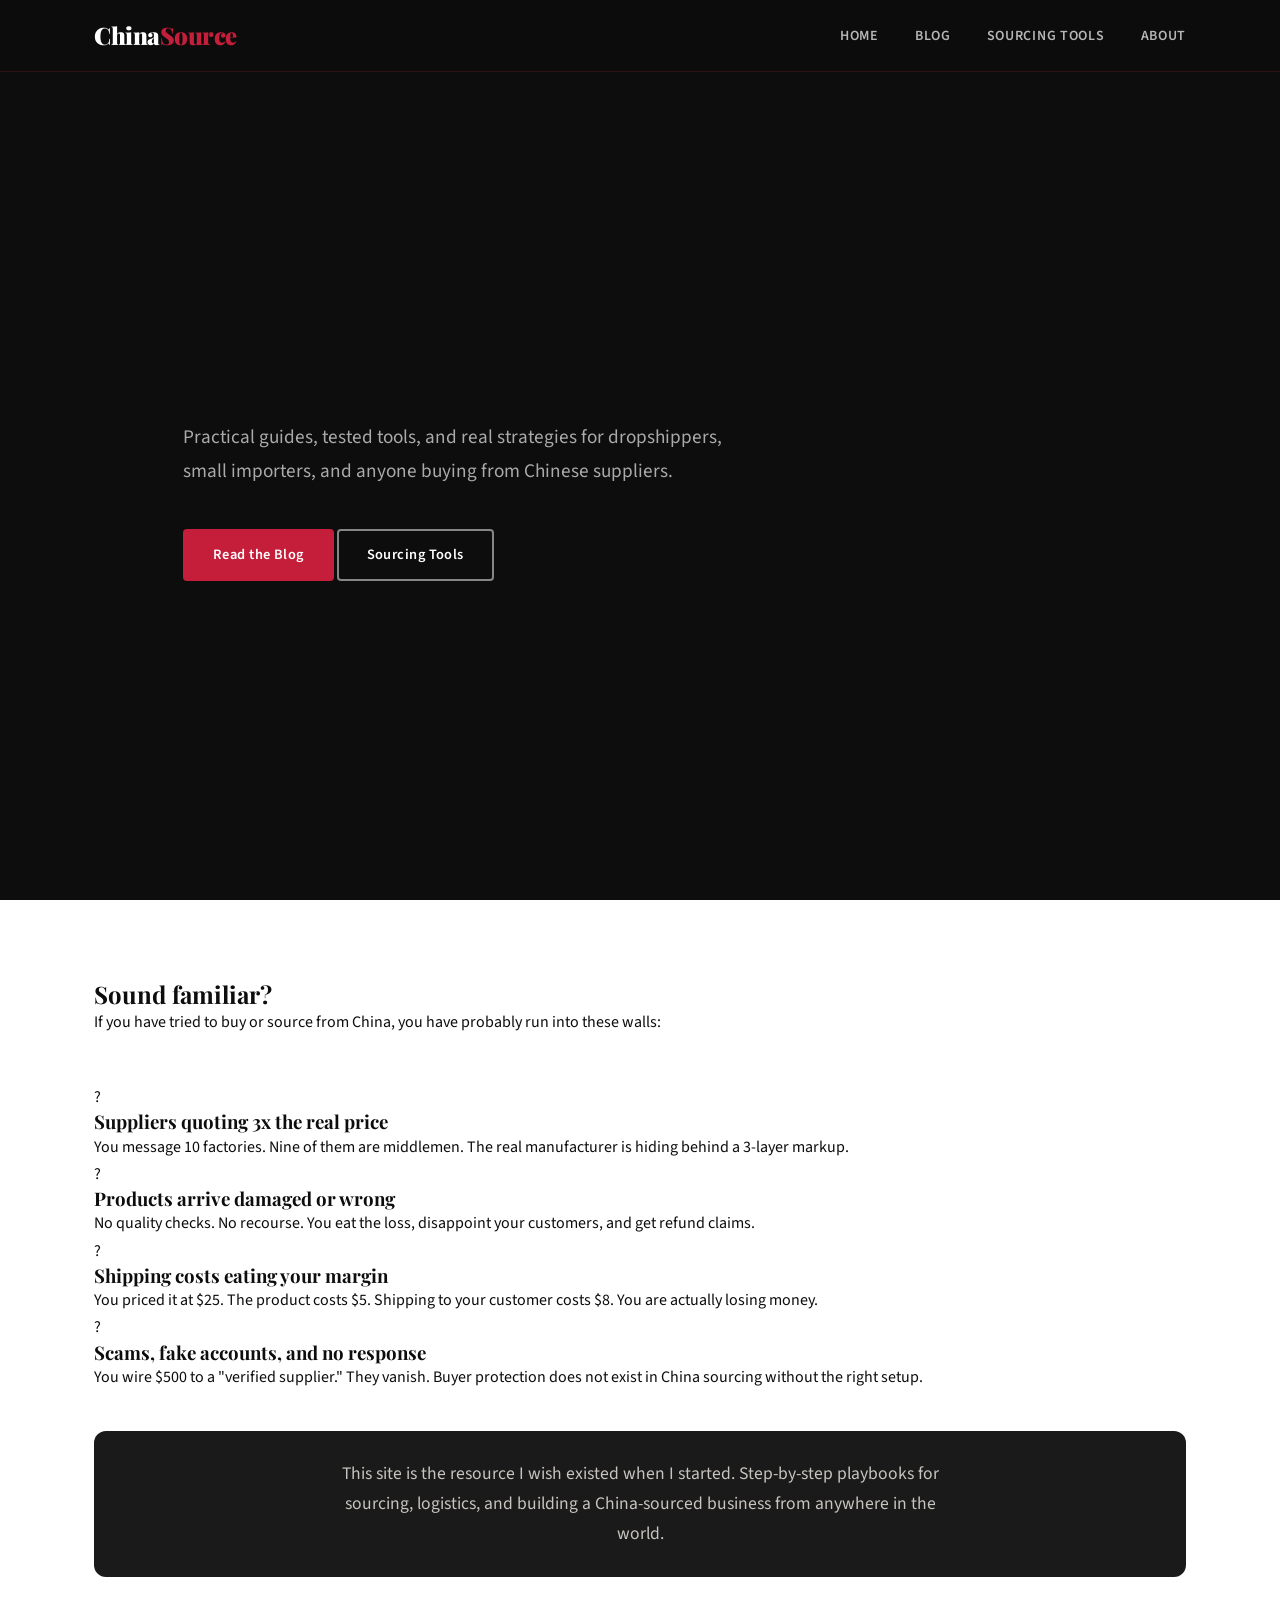
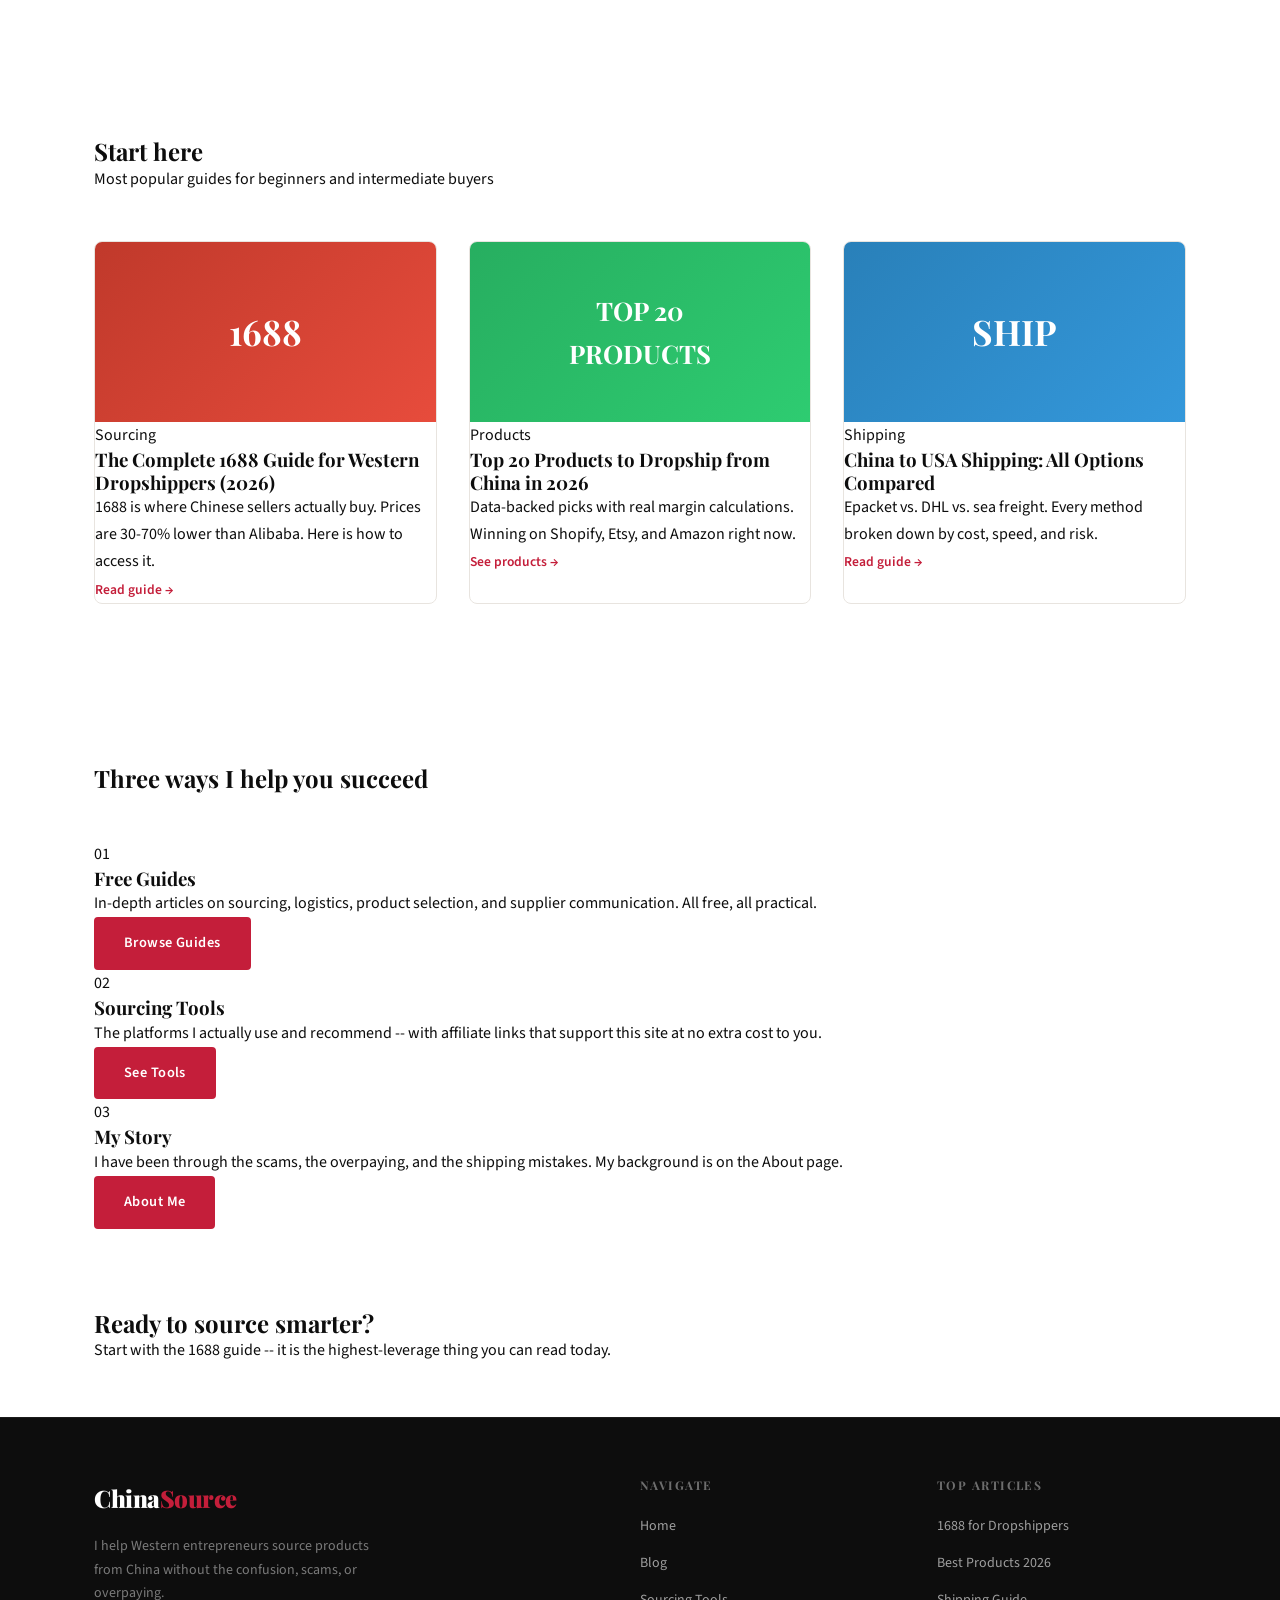
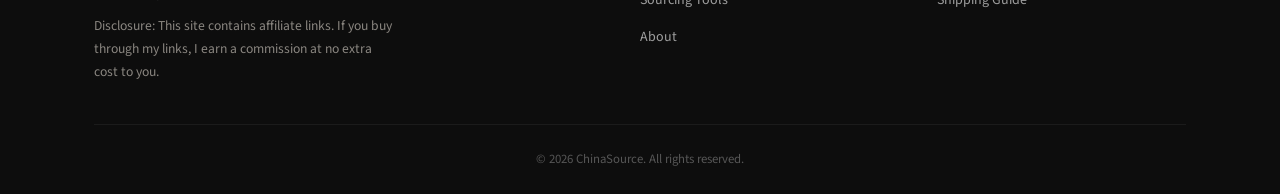
<file: index.html>
<!DOCTYPE html>
<html lang="en">
<head>
  <meta charset="UTF-8">
  <meta name="viewport" content="width=device-width, initial-scale=1.0">
  <title>ChinaSource -- Sourcing from China Without the Scams</title>
  <meta name="description" content="I help Western entrepreneurs source products from China without confusion, scams, or overpaying. Guides, tools, and strategies for dropshippers and buyers.">
  <link rel="preconnect" href="https://fonts.googleapis.com">
  <link href="https://fonts.googleapis.com/css2?family=Playfair+Display:wght@400;700;900&family=Source+Sans+3:wght@300;400;600&display=swap" rel="stylesheet">
  <link rel="stylesheet" href="css/style.css">
</head>
<body>
  <nav class="navbar">
    <div class="nav-container">
      <a href="index.html" class="logo">China<span class="logo-accent">Source</span></a>
      <button class="mobile-toggle" onclick="toggleMenu()" aria-label="Menu"><span></span><span></span><span></span></button>
      <ul class="nav-links" id="navLinks">
        <li><a href="index.html">Home</a></li>
        <li><a href="blog.html">Blog</a></li>
        <li><a href="sourcing-tools.html">Sourcing Tools</a></li>
        <li><a href="about.html">About</a></li>
      </ul>
    </div>
  </nav>

  <section class="hero">
    <div class="container">
      <div class="hero-content">
        <h1>I help Western entrepreneurs source products from China — <em>without the confusion.</em></h1>
        <p class="hero-sub">Practical guides, tested tools, and real strategies for dropshippers, small importers, and anyone buying from Chinese suppliers.</p>
        <div class="hero-cta">
          <a href="blog.html" class="btn btn-primary btn-lg">Read the Blog</a>
          <a href="sourcing-tools.html" class="btn btn-outline btn-lg">Sourcing Tools</a>
        </div>
      </div>
    </div>
  </section>

  <section class="section pain-section">
    <div class="container">
      <div class="section-header">
        <h2>Sound familiar?</h2>
        <p>If you have tried to buy or source from China, you have probably run into these walls:</p>
      </div>
      <div class="pain-grid">
        <div class="pain-card">
          <div class="pain-icon">?</div>
          <h3>Suppliers quoting 3x the real price</h3>
          <p>You message 10 factories. Nine of them are middlemen. The real manufacturer is hiding behind a 3-layer markup.</p>
        </div>
        <div class="pain-card">
          <div class="pain-icon">?</div>
          <h3>Products arrive damaged or wrong</h3>
          <p>No quality checks. No recourse. You eat the loss, disappoint your customers, and get refund claims.</p>
        </div>
        <div class="pain-card">
          <div class="pain-icon">?</div>
          <h3>Shipping costs eating your margin</h3>
          <p>You priced it at $25. The product costs $5. Shipping to your customer costs $8. You are actually losing money.</p>
        </div>
        <div class="pain-card">
          <div class="pain-icon">?</div>
          <h3>Scams, fake accounts, and no response</h3>
          <p>You wire $500 to a "verified supplier." They vanish. Buyer protection does not exist in China sourcing without the right setup.</p>
        </div>
      </div>
      <div style="text-align:center;margin-top:40px;background:var(--dark-2);color:white;padding:28px;border-radius:12px;">
        <p style="font-size:1.1rem;color:var(--gray-2);max-width:600px;margin:0 auto;">This site is the resource I wish existed when I started. Step-by-step playbooks for sourcing, logistics, and building a China-sourced business from anywhere in the world.</p>
      </div>
    </div>
  </section>

  <section class="section bg-light">
    <div class="container">
      <div class="section-header">
        <h2>Start here</h2>
        <p>Most popular guides for beginners and intermediate buyers</p>
      </div>
      <div class="article-grid">
        <a href="blog/1688-dropshipping-guide.html" class="article-card">
          <div class="article-thumb" style="background:linear-gradient(135deg,#c0392b,#e74c3c);height:180px;display:flex;align-items:center;justify-content:center;">
            <div style="color:white;font-family:'Playfair Display',serif;font-size:2.2rem;font-weight:700;">1688</div>
          </div>
          <div class="article-card-body">
            <div class="article-card-meta"><span class="tag tag-red">Sourcing</span></div>
            <h3>The Complete 1688 Guide for Western Dropshippers (2026)</h3>
            <p>1688 is where Chinese sellers actually buy. Prices are 30-70% lower than Alibaba. Here is how to access it.</p>
            <span class="read-more">Read guide &rarr;</span>
          </div>
        </a>
        <a href="blog/best-china-dropshipping-products-2026.html" class="article-card">
          <div class="article-thumb" style="background:linear-gradient(135deg,#27ae60,#2ecc71);height:180px;display:flex;align-items:center;justify-content:center;">
            <div style="color:white;font-family:'Playfair Display',serif;font-size:1.6rem;font-weight:700;text-align:center;padding:10px;">TOP 20<br>PRODUCTS</div>
          </div>
          <div class="article-card-body">
            <div class="article-card-meta"><span class="tag tag-green">Products</span></div>
            <h3>Top 20 Products to Dropship from China in 2026</h3>
            <p>Data-backed picks with real margin calculations. Winning on Shopify, Etsy, and Amazon right now.</p>
            <span class="read-more">See products &rarr;</span>
          </div>
        </a>
        <a href="blog/china-shipping-to-usa-guide.html" class="article-card">
          <div class="article-thumb" style="background:linear-gradient(135deg,#2980b9,#3498db);height:180px;display:flex;align-items:center;justify-content:center;">
            <div style="color:white;font-family:'Playfair Display',serif;font-size:2.2rem;font-weight:700;">SHIP</div>
          </div>
          <div class="article-card-body">
            <div class="article-card-meta"><span class="tag tag-blue">Shipping</span></div>
            <h3>China to USA Shipping: All Options Compared</h3>
            <p>Epacket vs. DHL vs. sea freight. Every method broken down by cost, speed, and risk.</p>
            <span class="read-more">Read guide &rarr;</span>
          </div>
        </a>
      </div>
    </div>
  </section>

  <section class="section">
    <div class="container">
      <div class="section-header"><h2>Three ways I help you succeed</h2></div>
      <div class="revenue-cards">
        <div class="revenue-card">
          <div class="revenue-num">01</div>
          <h3>Free Guides</h3>
          <p>In-depth articles on sourcing, logistics, product selection, and supplier communication. All free, all practical.</p>
          <a href="blog.html" class="btn btn-primary">Browse Guides</a>
        </div>
        <div class="revenue-card">
          <div class="revenue-num">02</div>
          <h3>Sourcing Tools</h3>
          <p>The platforms I actually use and recommend -- with affiliate links that support this site at no extra cost to you.</p>
          <a href="sourcing-tools.html" class="btn btn-primary">See Tools</a>
        </div>
        <div class="revenue-card">
          <div class="revenue-num">03</div>
          <h3>My Story</h3>
          <p>I have been through the scams, the overpaying, and the shipping mistakes. My background is on the About page.</p>
          <a href="about.html" class="btn btn-primary">About Me</a>
        </div>
      </div>
    </div>
  </section>

  <section class="cta-banner">
    <div class="container">
      <h2>Ready to source smarter?</h2>
      <p>Start with the 1688 guide -- it is the highest-leverage thing you can read today.</p>
      <a href="blog/1688-dropshipping-guide.html" class="btn btn-outline btn-lg" style="border-color:white;color:white;">Read the 1688 Guide</a>
    </div>
  </section>
  
  <footer class="footer">
    <div class="container">
      <div class="footer-grid">
        <div class="footer-brand">
          <div class="logo">China<span class="logo-accent">Source</span></div>
          <p>I help Western entrepreneurs source products from China without the confusion, scams, or overpaying.</p>
          <p style="margin-top:8px;font-size:.85rem;color:var(--gray-3);">Disclosure: This site contains affiliate links. If you buy through my links, I earn a commission at no extra cost to you.</p>
        </div>
        <div class="footer-links"><h4>Navigate</h4><ul><li><a href="index.html">Home</a></li><li><a href="blog.html">Blog</a></li><li><a href="sourcing-tools.html">Sourcing Tools</a></li><li><a href="about.html">About</a></li></ul></div>
        <div class="footer-links"><h4>Top Articles</h4><ul><li><a href="blog/1688-dropshipping-guide.html">1688 for Dropshippers</a></li><li><a href="blog/best-china-dropshipping-products-2026.html">Best Products 2026</a></li><li><a href="blog/china-shipping-to-usa-guide.html">Shipping Guide</a></li></ul></div>
      </div>
      <div class="footer-bottom"><p>&copy; 2026 ChinaSource. All rights reserved.</p></div>
    </div>
  </footer>
  <script src="js/main.js"></script>
</body>
</html>
</file>
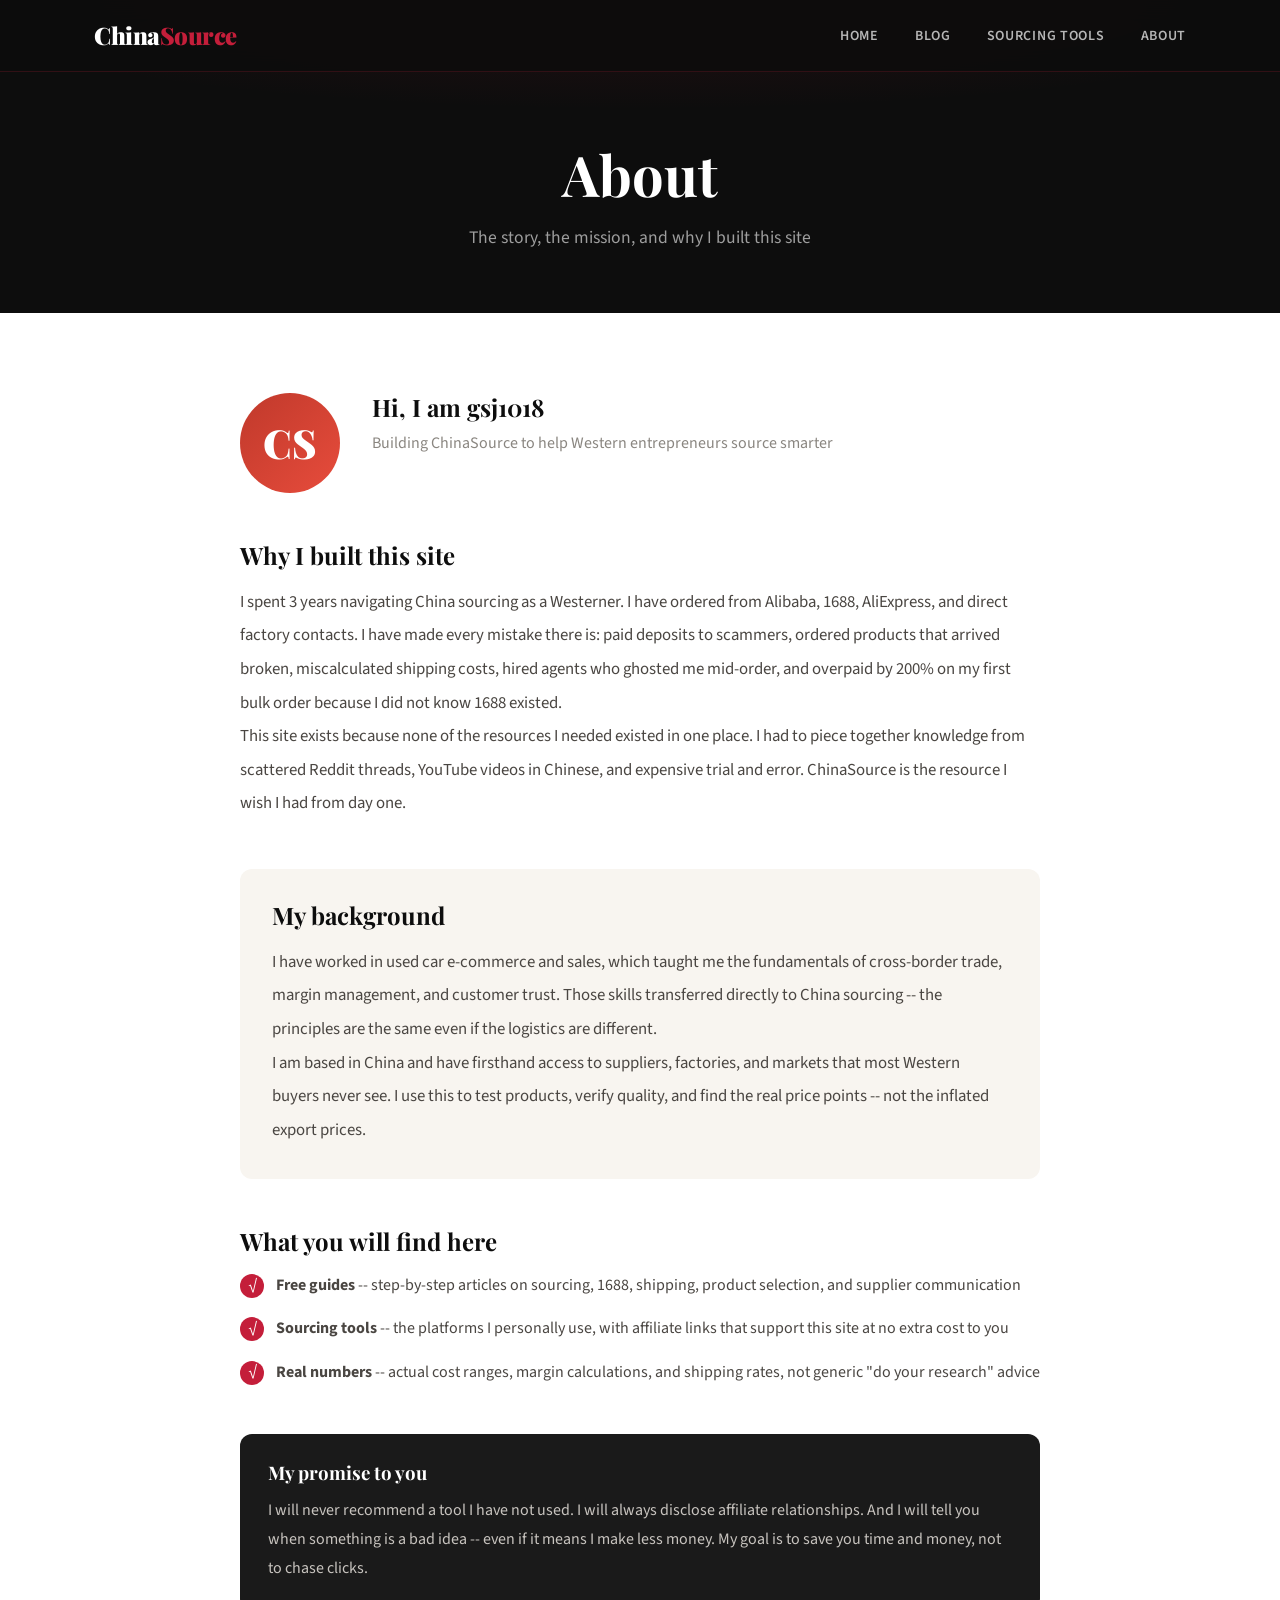
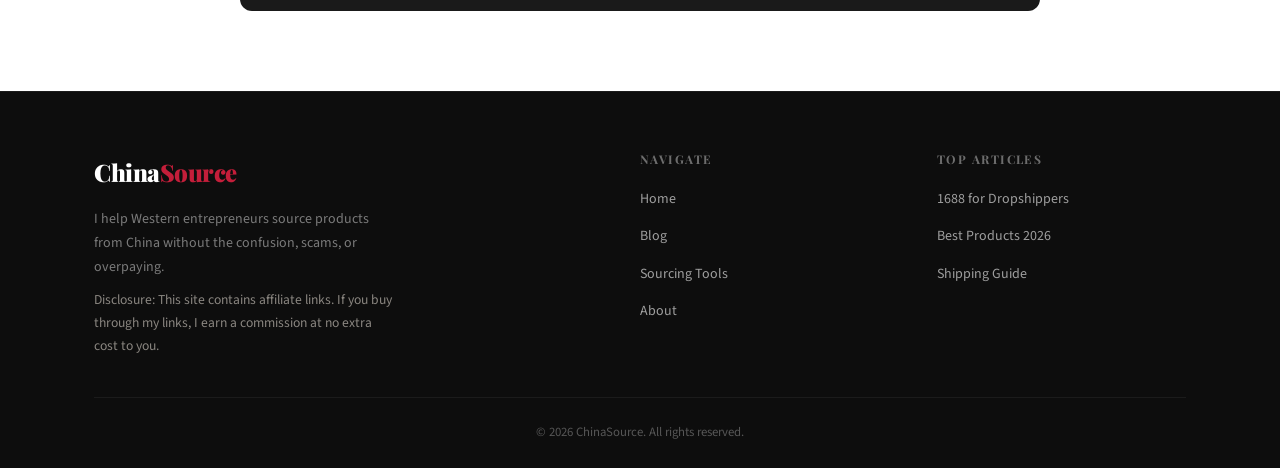
<file: about.html>
<!DOCTYPE html>
<html lang="en">
<head>
  <meta charset="UTF-8">
  <meta name="viewport" content="width=device-width, initial-scale=1.0">
  <title>About -- ChinaSource</title>
  <meta name="description" content="I help Western entrepreneurs source products from China. Here is my story -- the scams, the mistakes, and what I learned.">
  <link rel="preconnect" href="https://fonts.googleapis.com">
  <link href="https://fonts.googleapis.com/css2?family=Playfair+Display:wght@400;700;900&family=Source+Sans+3:wght@300;400;600&display=swap" rel="stylesheet">
  <link rel="stylesheet" href="css/style.css">
</head>
<body>
  <nav class="navbar">
    <div class="nav-container">
      <a href="index.html" class="logo">China<span class="logo-accent">Source</span></a>
      <button class="mobile-toggle" onclick="toggleMenu()" aria-label="Menu"><span></span><span></span><span></span></button>
      <ul class="nav-links" id="navLinks">
        <li><a href="index.html">Home</a></li>
        <li><a href="blog.html">Blog</a></li>
        <li><a href="sourcing-tools.html">Sourcing Tools</a></li>
        <li><a href="about.html">About</a></li>
      </ul>
    </div>
  </nav>

  <section class="page-hero">
    <div class="container">
      <h1>About</h1>
      <p>The story, the mission, and why I built this site</p>
    </div>
  </section>

  <section class="section">
    <div class="container">
      <div style="display:grid;gap:48px;max-width:800px;margin:0 auto;">

        <div style="display:flex;gap:32px;align-items:flex-start;flex-wrap:wrap;">
          <div style="flex:0 0 100px;">
            <div style="width:100px;height:100px;background:linear-gradient(135deg,#c0392b,#e74c3c);border-radius:50%;display:flex;align-items:center;justify-content:center;font-family:'Playfair Display',serif;font-size:2.5rem;font-weight:900;color:white;">CS</div>
          </div>
          <div style="flex:1 1 400px;">
            <h2 style="margin-bottom:8px;">Hi, I am gsj1018</h2>
            <p style="color:var(--gray-3);margin-bottom:0;">Building ChinaSource to help Western entrepreneurs source smarter</p>
          </div>
        </div>

        <div>
          <h2 style="margin-bottom:16px;">Why I built this site</h2>
          <p style="line-height:2;font-size:1.05rem;color:var(--gray-4);">I spent 3 years navigating China sourcing as a Westerner. I have ordered from Alibaba, 1688, AliExpress, and direct factory contacts. I have made every mistake there is: paid deposits to scammers, ordered products that arrived broken, miscalculated shipping costs, hired agents who ghosted me mid-order, and overpaid by 200% on my first bulk order because I did not know 1688 existed.</p>
          <p style="line-height:2;font-size:1.05rem;color:var(--gray-4);">This site exists because none of the resources I needed existed in one place. I had to piece together knowledge from scattered Reddit threads, YouTube videos in Chinese, and expensive trial and error. ChinaSource is the resource I wish I had from day one.</p>
        </div>

        <div style="background:var(--off-white);border-radius:12px;padding:32px;">
          <h2 style="margin-bottom:16px;">My background</h2>
          <p style="line-height:2;font-size:1.05rem;color:var(--gray-4);">I have worked in used car e-commerce and sales, which taught me the fundamentals of cross-border trade, margin management, and customer trust. Those skills transferred directly to China sourcing -- the principles are the same even if the logistics are different.</p>
          <p style="line-height:2;font-size:1.05rem;color:var(--gray-4);">I am based in China and have firsthand access to suppliers, factories, and markets that most Western buyers never see. I use this to test products, verify quality, and find the real price points -- not the inflated export prices.</p>
        </div>

        <div>
          <h2 style="margin-bottom:16px;">What you will find here</h2>
          <div style="display:grid;gap:16px;">
            <div style="display:flex;gap:12px;align-items:flex-start;">
              <div style="background:var(--red);color:white;width:24px;height:24px;border-radius:50%;display:flex;align-items:center;justify-content:center;flex-shrink:0;margin-top:2px;">&radic;</div>
              <p style="margin:0;line-height:1.7;color:var(--gray-4);"><strong>Free guides</strong> -- step-by-step articles on sourcing, 1688, shipping, product selection, and supplier communication</p>
            </div>
            <div style="display:flex;gap:12px;align-items:flex-start;">
              <div style="background:var(--red);color:white;width:24px;height:24px;border-radius:50%;display:flex;align-items:center;justify-content:center;flex-shrink:0;margin-top:2px;">&radic;</div>
              <p style="margin:0;line-height:1.7;color:var(--gray-4);"><strong>Sourcing tools</strong> -- the platforms I personally use, with affiliate links that support this site at no extra cost to you</p>
            </div>
            <div style="display:flex;gap:12px;align-items:flex-start;">
              <div style="background:var(--red);color:white;width:24px;height:24px;border-radius:50%;display:flex;align-items:center;justify-content:center;flex-shrink:0;margin-top:2px;">&radic;</div>
              <p style="margin:0;line-height:1.7;color:var(--gray-4);"><strong>Real numbers</strong> -- actual cost ranges, margin calculations, and shipping rates, not generic "do your research" advice</p>
            </div>
          </div>
        </div>

        <div style="background:var(--dark-2);color:white;padding:28px;border-radius:12px;">
          <h3 style="color:white;margin-bottom:12px;">My promise to you</h3>
          <p style="color:var(--gray-2);line-height:1.8;">I will never recommend a tool I have not used. I will always disclose affiliate relationships. And I will tell you when something is a bad idea -- even if it means I make less money. My goal is to save you time and money, not to chase clicks.</p>
        </div>

      </div>
    </div>
  </section>
  
  <footer class="footer">
    <div class="container">
      <div class="footer-grid">
        <div class="footer-brand">
          <div class="logo">China<span class="logo-accent">Source</span></div>
          <p>I help Western entrepreneurs source products from China without the confusion, scams, or overpaying.</p>
          <p style="margin-top:8px;font-size:.85rem;color:var(--gray-3);">Disclosure: This site contains affiliate links. If you buy through my links, I earn a commission at no extra cost to you.</p>
        </div>
        <div class="footer-links"><h4>Navigate</h4><ul><li><a href="index.html">Home</a></li><li><a href="blog.html">Blog</a></li><li><a href="sourcing-tools.html">Sourcing Tools</a></li><li><a href="about.html">About</a></li></ul></div>
        <div class="footer-links"><h4>Top Articles</h4><ul><li><a href="blog/1688-dropshipping-guide.html">1688 for Dropshippers</a></li><li><a href="blog/best-china-dropshipping-products-2026.html">Best Products 2026</a></li><li><a href="blog/china-shipping-to-usa-guide.html">Shipping Guide</a></li></ul></div>
      </div>
      <div class="footer-bottom"><p>&copy; 2026 ChinaSource. All rights reserved.</p></div>
    </div>
  </footer>
  <script src="js/main.js"></script>
</body>
</html>
</file>
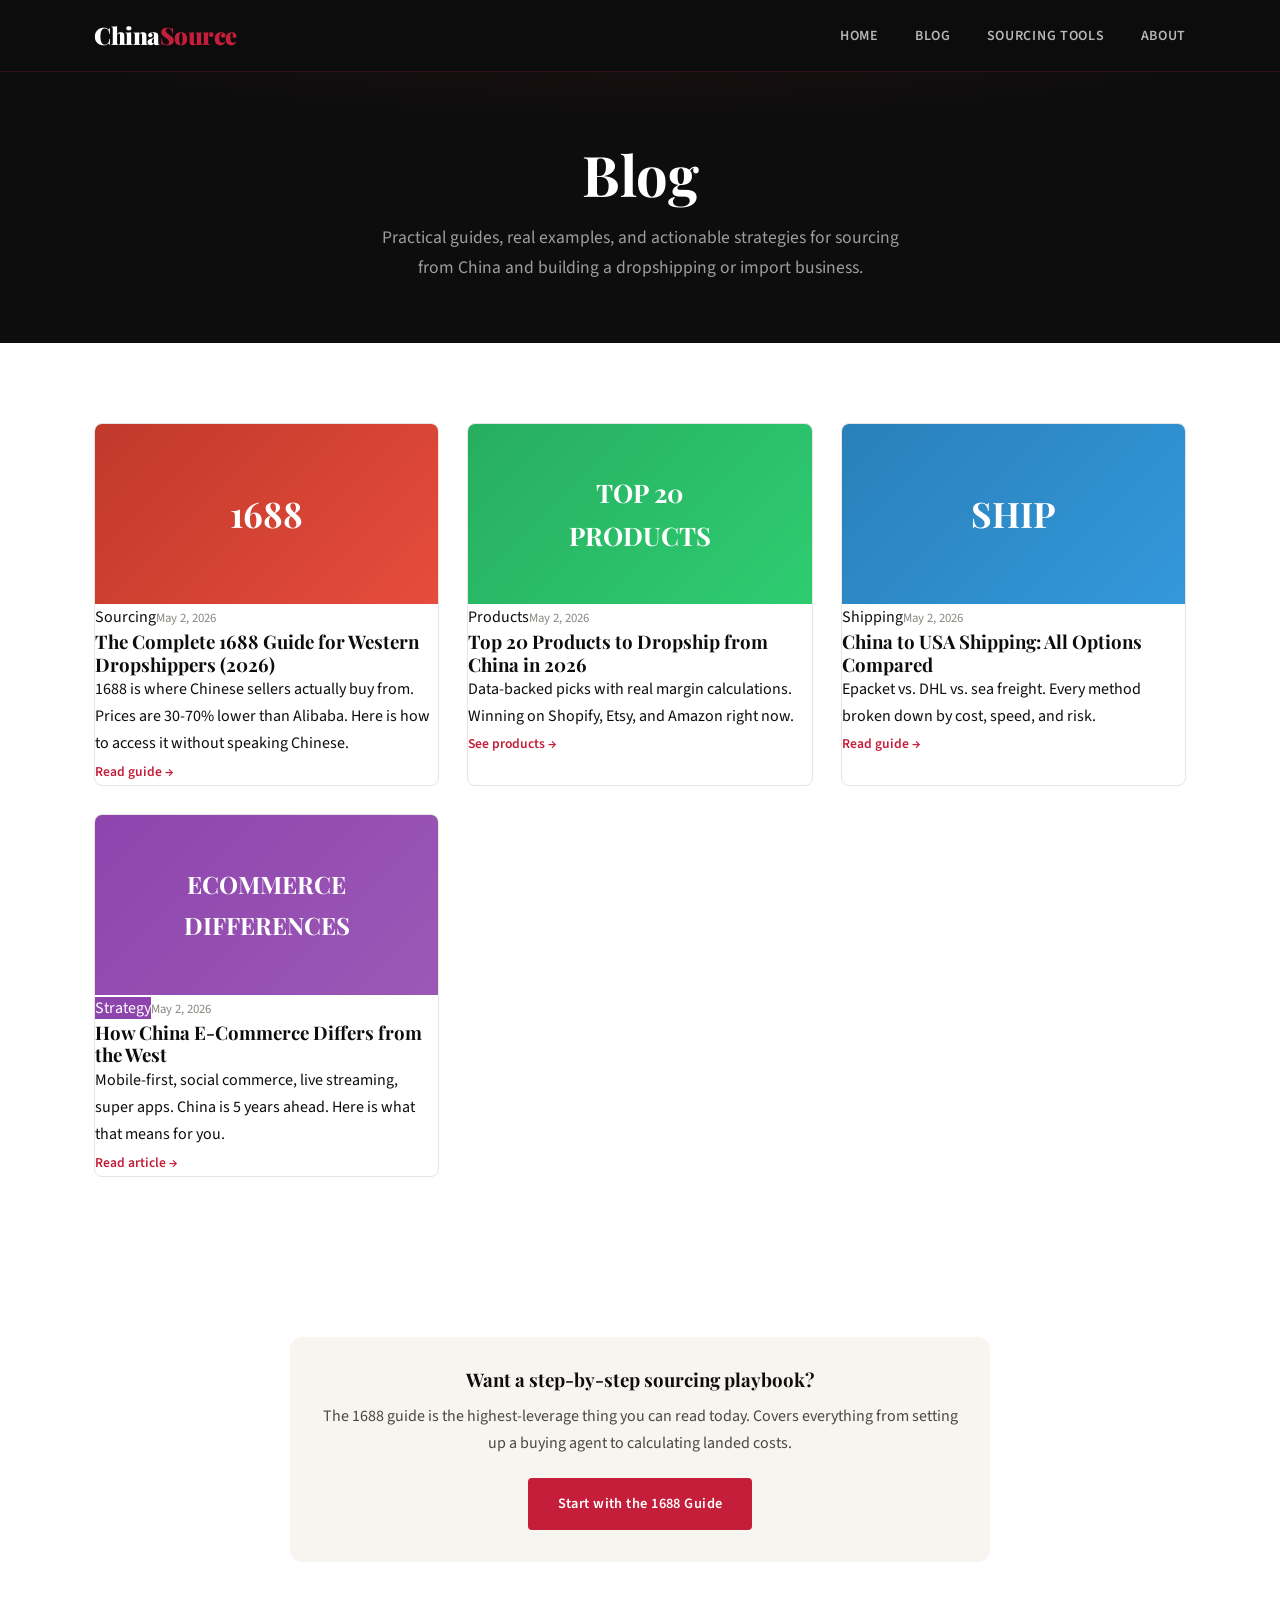
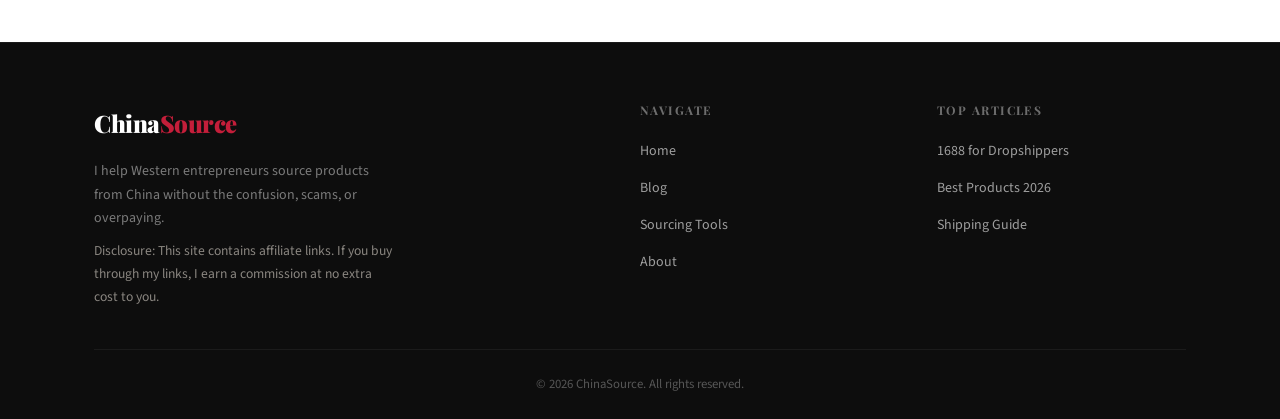
<file: blog.html>
<!DOCTYPE html>
<html lang="en">
<head>
  <meta charset="UTF-8">
  <meta name="viewport" content="width=device-width, initial-scale=1.0">
  <title>Blog -- ChinaSource</title>
  <meta name="description" content="Practical guides on sourcing from China, dropshipping, logistics, and building a China-sourced e-commerce business.">
  <link rel="preconnect" href="https://fonts.googleapis.com">
  <link href="https://fonts.googleapis.com/css2?family=Playfair+Display:wght@400;700;900&family=Source+Sans+3:wght@300;400;600&display=swap" rel="stylesheet">
  <link rel="stylesheet" href="css/style.css">
</head>
<body>
  <nav class="navbar">
    <div class="nav-container">
      <a href="index.html" class="logo">China<span class="logo-accent">Source</span></a>
      <button class="mobile-toggle" onclick="toggleMenu()" aria-label="Menu"><span></span><span></span><span></span></button>
      <ul class="nav-links" id="navLinks">
        <li><a href="index.html">Home</a></li>
        <li><a href="blog.html">Blog</a></li>
        <li><a href="sourcing-tools.html">Sourcing Tools</a></li>
        <li><a href="about.html">About</a></li>
      </ul>
    </div>
  </nav>

  <section class="page-hero">
    <div class="container">
      <h1>Blog</h1>
      <p>Practical guides, real examples, and actionable strategies for sourcing from China and building a dropshipping or import business.</p>
    </div>
  </section>

  <section class="section">
    <div class="container">
      <div class="article-grid" style="grid-template-columns:repeat(auto-fill,minmax(320px,1fr));gap:28px;">

        <a href="blog/1688-dropshipping-guide.html" class="article-card" style="text-decoration:none;color:inherit;">
          <div class="article-thumb" style="background:linear-gradient(135deg,#c0392b,#e74c3c);height:180px;display:flex;align-items:center;justify-content:center;">
            <div style="color:white;font-family:'Playfair Display',serif;font-size:2.2rem;font-weight:700;">1688</div>
          </div>
          <div class="article-card-body">
            <div class="article-card-meta"><span class="tag tag-red">Sourcing</span><span style="color:var(--gray-3);font-size:.8rem;">May 2, 2026</span></div>
            <h3>The Complete 1688 Guide for Western Dropshippers (2026)</h3>
            <p>1688 is where Chinese sellers actually buy from. Prices are 30-70% lower than Alibaba. Here is how to access it without speaking Chinese.</p>
            <span class="read-more">Read guide &rarr;</span>
          </div>
        </a>

        <a href="blog/best-china-dropshipping-products-2026.html" class="article-card" style="text-decoration:none;color:inherit;">
          <div class="article-thumb" style="background:linear-gradient(135deg,#27ae60,#2ecc71);height:180px;display:flex;align-items:center;justify-content:center;">
            <div style="color:white;font-family:'Playfair Display',serif;font-size:1.6rem;font-weight:700;text-align:center;padding:10px;">TOP 20<br>PRODUCTS</div>
          </div>
          <div class="article-card-body">
            <div class="article-card-meta"><span class="tag tag-green">Products</span><span style="color:var(--gray-3);font-size:.8rem;">May 2, 2026</span></div>
            <h3>Top 20 Products to Dropship from China in 2026</h3>
            <p>Data-backed picks with real margin calculations. Winning on Shopify, Etsy, and Amazon right now.</p>
            <span class="read-more">See products &rarr;</span>
          </div>
        </a>

        <a href="blog/china-shipping-to-usa-guide.html" class="article-card" style="text-decoration:none;color:inherit;">
          <div class="article-thumb" style="background:linear-gradient(135deg,#2980b9,#3498db);height:180px;display:flex;align-items:center;justify-content:center;">
            <div style="color:white;font-family:'Playfair Display',serif;font-size:2.2rem;font-weight:700;">SHIP</div>
          </div>
          <div class="article-card-body">
            <div class="article-card-meta"><span class="tag tag-blue">Shipping</span><span style="color:var(--gray-3);font-size:.8rem;">May 2, 2026</span></div>
            <h3>China to USA Shipping: All Options Compared</h3>
            <p>Epacket vs. DHL vs. sea freight. Every method broken down by cost, speed, and risk.</p>
            <span class="read-more">Read guide &rarr;</span>
          </div>
        </a>

        <a href="blog/how-china-ecommerce-differs.html" class="article-card" style="text-decoration:none;color:inherit;">
          <div class="article-thumb" style="background:linear-gradient(135deg,#8e44ad,#9b59b6);height:180px;display:flex;align-items:center;justify-content:center;">
            <div style="color:white;font-family:'Playfair Display',serif;font-size:1.5rem;font-weight:700;text-align:center;padding:15px;">ECOMMERCE<br>DIFFERENCES</div>
          </div>
          <div class="article-card-body">
            <div class="article-card-meta"><span style="background:#8e44ad;color:white;" class="tag">Strategy</span><span style="color:var(--gray-3);font-size:.8rem;">May 2, 2026</span></div>
            <h3>How China E-Commerce Differs from the West</h3>
            <p>Mobile-first, social commerce, live streaming, super apps. China is 5 years ahead. Here is what that means for you.</p>
            <span class="read-more">Read article &rarr;</span>
          </div>
        </a>

      </div>
    </div>
  </section>

  <section class="section bg-light">
    <div class="container">
      <div style="background:var(--off-white);border-radius:12px;padding:32px;text-align:center;max-width:700px;margin:0 auto;">
        <h3 style="margin-bottom:12px;">Want a step-by-step sourcing playbook?</h3>
        <p style="color:var(--gray-4);margin-bottom:20px;">The 1688 guide is the highest-leverage thing you can read today. Covers everything from setting up a buying agent to calculating landed costs.</p>
        <a href="blog/1688-dropshipping-guide.html" class="btn btn-primary">Start with the 1688 Guide</a>
      </div>
    </div>
  </section>
  
  <footer class="footer">
    <div class="container">
      <div class="footer-grid">
        <div class="footer-brand">
          <div class="logo">China<span class="logo-accent">Source</span></div>
          <p>I help Western entrepreneurs source products from China without the confusion, scams, or overpaying.</p>
          <p style="margin-top:8px;font-size:.85rem;color:var(--gray-3);">Disclosure: This site contains affiliate links. If you buy through my links, I earn a commission at no extra cost to you.</p>
        </div>
        <div class="footer-links"><h4>Navigate</h4><ul><li><a href="index.html">Home</a></li><li><a href="blog.html">Blog</a></li><li><a href="sourcing-tools.html">Sourcing Tools</a></li><li><a href="about.html">About</a></li></ul></div>
        <div class="footer-links"><h4>Top Articles</h4><ul><li><a href="blog/1688-dropshipping-guide.html">1688 for Dropshippers</a></li><li><a href="blog/best-china-dropshipping-products-2026.html">Best Products 2026</a></li><li><a href="blog/china-shipping-to-usa-guide.html">Shipping Guide</a></li></ul></div>
      </div>
      <div class="footer-bottom"><p>&copy; 2026 ChinaSource. All rights reserved.</p></div>
    </div>
  </footer>
  <script src="js/main.js"></script>
</body>
</html>
</file>
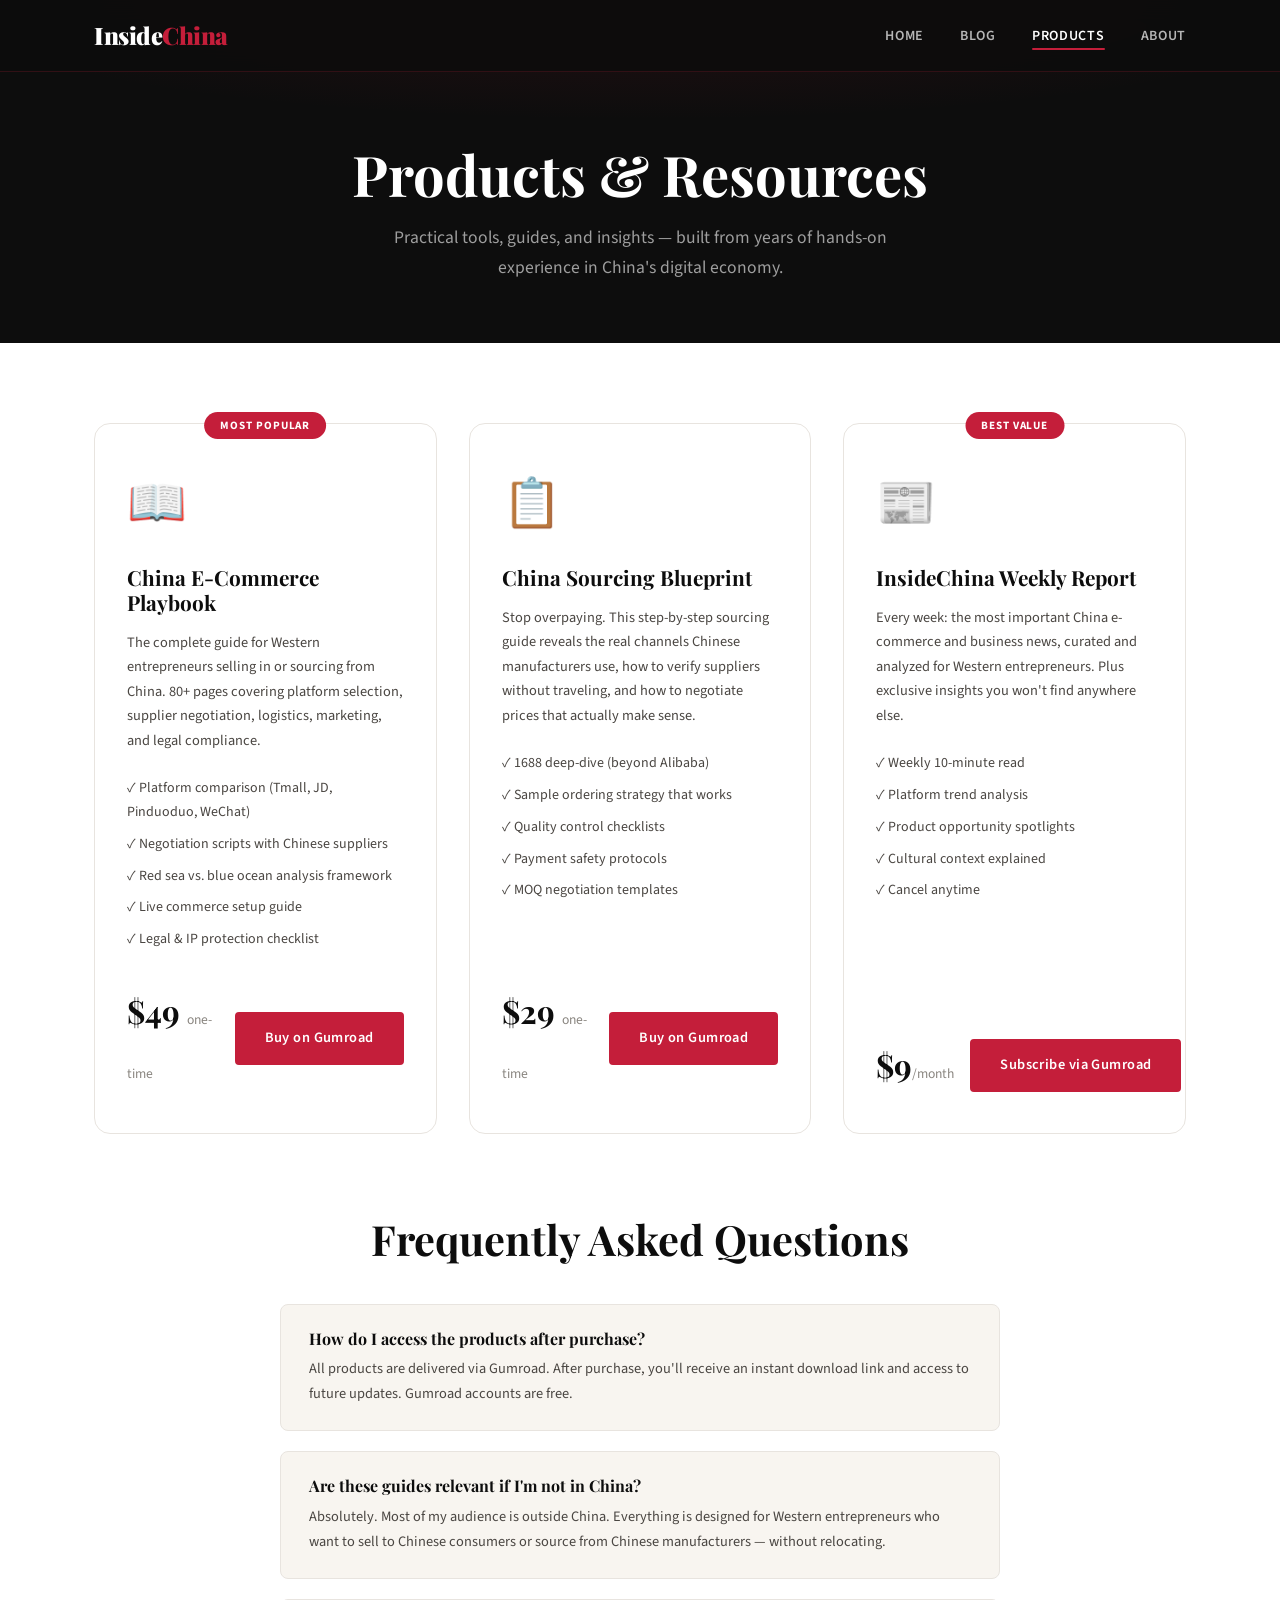
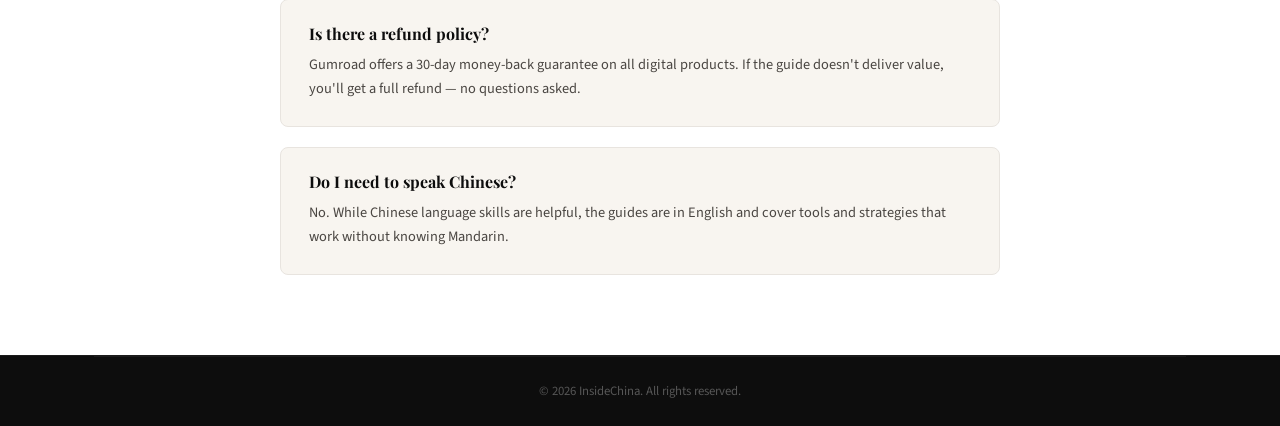
<file: products.html>
<!DOCTYPE html>
<html lang="en">
<head>
  <meta charset="UTF-8">
  <meta name="viewport" content="width=device-width, initial-scale=1.0">
  <title>Products — InsideChina</title>
  <meta name="description" content="Practical guides and resources for Western entrepreneurs navigating China's e-commerce and digital economy.">
  <link rel="preconnect" href="https://fonts.googleapis.com">
  <link href="https://fonts.googleapis.com/css2?family=Playfair+Display:wght@400;700;900&family=Source+Sans+3:wght@300;400;600&display=swap" rel="stylesheet">
  <link rel="stylesheet" href="css/style.css">
</head>
<body>
  <nav class="navbar">
    <div class="nav-container">
      <a href="index.html" class="logo">Inside<span class="logo-accent">China</span></a>
      <button class="mobile-toggle" onclick="toggleMenu()"><span></span><span></span><span></span></button>
      <ul class="nav-links" id="navLinks">
        <li><a href="index.html">Home</a></li>
        <li><a href="blog.html">Blog</a></li>
        <li><a href="products.html" class="active">Products</a></li>
        <li><a href="about.html">About</a></li>
      </ul>
    </div>
  </nav>

  <section class="page-hero">
    <div class="container">
      <h1>Products & Resources</h1>
      <p>Practical tools, guides, and insights — built from years of hands-on experience in China's digital economy.</p>
    </div>
  </section>

  <section class="section">
    <div class="container">
      <div class="products-grid">
        <!-- Product 1 -->
        <div class="product-card">
          <div class="product-badge">Most Popular</div>
          <div class="product-icon">&#x1F4D6;</div>
          <h3 class="product-title">China E-Commerce Playbook</h3>
          <p class="product-desc">The complete guide for Western entrepreneurs selling in or sourcing from China. 80+ pages covering platform selection, supplier negotiation, logistics, marketing, and legal compliance.</p>
          <div class="product-features">
            <span>&#x2713; Platform comparison (Tmall, JD, Pinduoduo, WeChat)</span>
            <span>&#x2713; Negotiation scripts with Chinese suppliers</span>
            <span>&#x2713; Red sea vs. blue ocean analysis framework</span>
            <span>&#x2713; Live commerce setup guide</span>
            <span>&#x2713; Legal & IP protection checklist</span>
          </div>
          <div class="product-footer">
            <div class="product-price">$49 <span class="price-note">one-time</span></div>
            <a href="#" class="btn btn-primary">Buy on Gumroad</a>
          </div>
        </div>

        <!-- Product 2 -->
        <div class="product-card">
          <div class="product-icon">&#x1F4CB;</div>
          <h3 class="product-title">China Sourcing Blueprint</h3>
          <p class="product-desc">Stop overpaying. This step-by-step sourcing guide reveals the real channels Chinese manufacturers use, how to verify suppliers without traveling, and how to negotiate prices that actually make sense.</p>
          <div class="product-features">
            <span>&#x2713; 1688 deep-dive (beyond Alibaba)</span>
            <span>&#x2713; Sample ordering strategy that works</span>
            <span>&#x2713; Quality control checklists</span>
            <span>&#x2713; Payment safety protocols</span>
            <span>&#x2713; MOQ negotiation templates</span>
          </div>
          <div class="product-footer">
            <div class="product-price">$29 <span class="price-note">one-time</span></div>
            <a href="#" class="btn btn-primary">Buy on Gumroad</a>
          </div>
        </div>

        <!-- Product 3 -->
        <div class="product-card">
          <div class="product-badge">Best Value</div>
          <div class="product-icon">&#x1F4F0;</div>
          <h3 class="product-title">InsideChina Weekly Report</h3>
          <p class="product-desc">Every week: the most important China e-commerce and business news, curated and analyzed for Western entrepreneurs. Plus exclusive insights you won't find anywhere else.</p>
          <div class="product-features">
            <span>&#x2713; Weekly 10-minute read</span>
            <span>&#x2713; Platform trend analysis</span>
            <span>&#x2713; Product opportunity spotlights</span>
            <span>&#x2713; Cultural context explained</span>
            <span>&#x2713; Cancel anytime</span>
          </div>
          <div class="product-footer">
            <div class="product-price">$9<span class="price-note">/month</span></div>
            <a href="#" class="btn btn-primary">Subscribe via Gumroad</a>
          </div>
        </div>
      </div>

      <!-- FAQ -->
      <div class="faq-section">
        <h2 class="section-title text-center">Frequently Asked Questions</h2>
        <div class="faq-list">
          <div class="faq-item">
            <h3>How do I access the products after purchase?</h3>
            <p>All products are delivered via Gumroad. After purchase, you'll receive an instant download link and access to future updates. Gumroad accounts are free.</p>
          </div>
          <div class="faq-item">
            <h3>Are these guides relevant if I'm not in China?</h3>
            <p>Absolutely. Most of my audience is outside China. Everything is designed for Western entrepreneurs who want to sell to Chinese consumers or source from Chinese manufacturers — without relocating.</p>
          </div>
          <div class="faq-item">
            <h3>Is there a refund policy?</h3>
            <p>Gumroad offers a 30-day money-back guarantee on all digital products. If the guide doesn't deliver value, you'll get a full refund — no questions asked.</p>
          </div>
          <div class="faq-item">
            <h3>Do I need to speak Chinese?</h3>
            <p>No. While Chinese language skills are helpful, the guides are in English and cover tools and strategies that work without knowing Mandarin.</p>
          </div>
        </div>
      </div>
    </div>
  </section>

  <footer class="footer">
    <div class="container">
      <div class="footer-bottom">
        <p>&copy; 2026 InsideChina. All rights reserved.</p>
      </div>
    </div>
  </footer>
  <script src="js/main.js"></script>
</body>
</html>
</file>
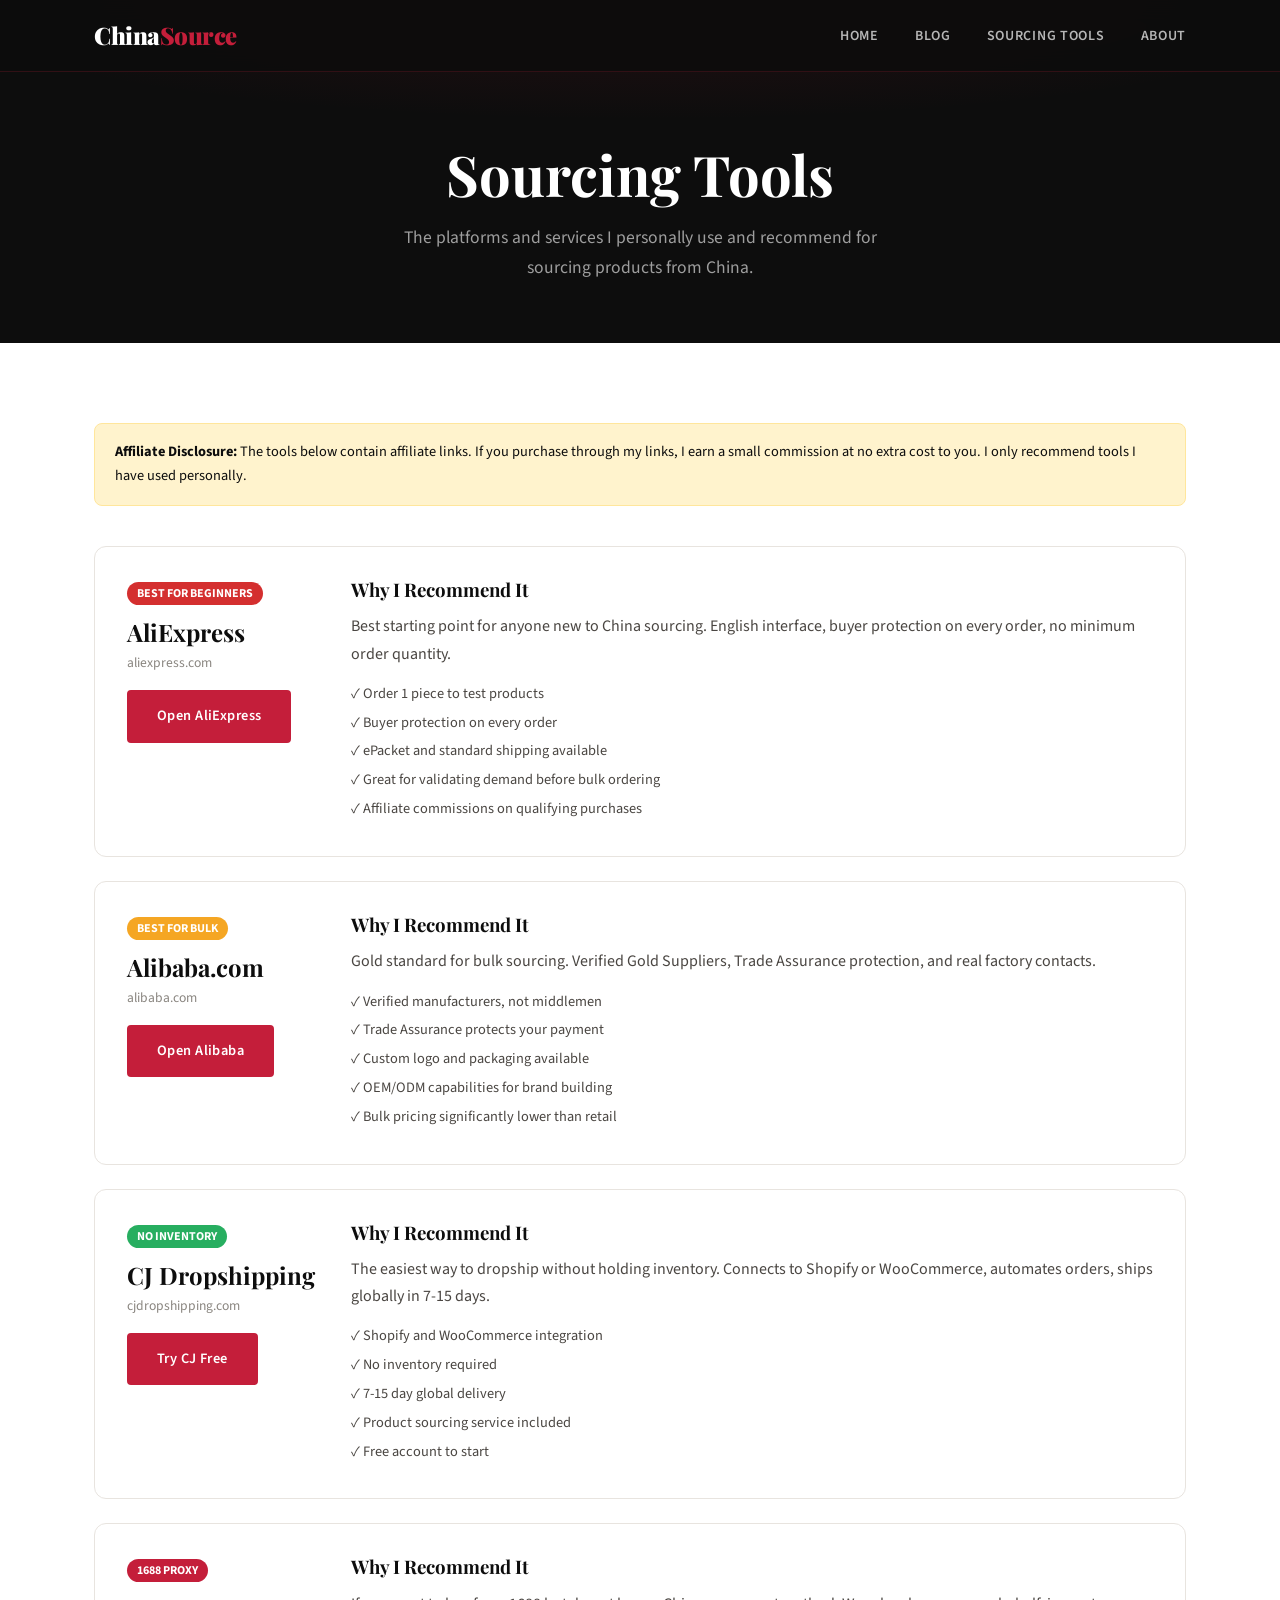
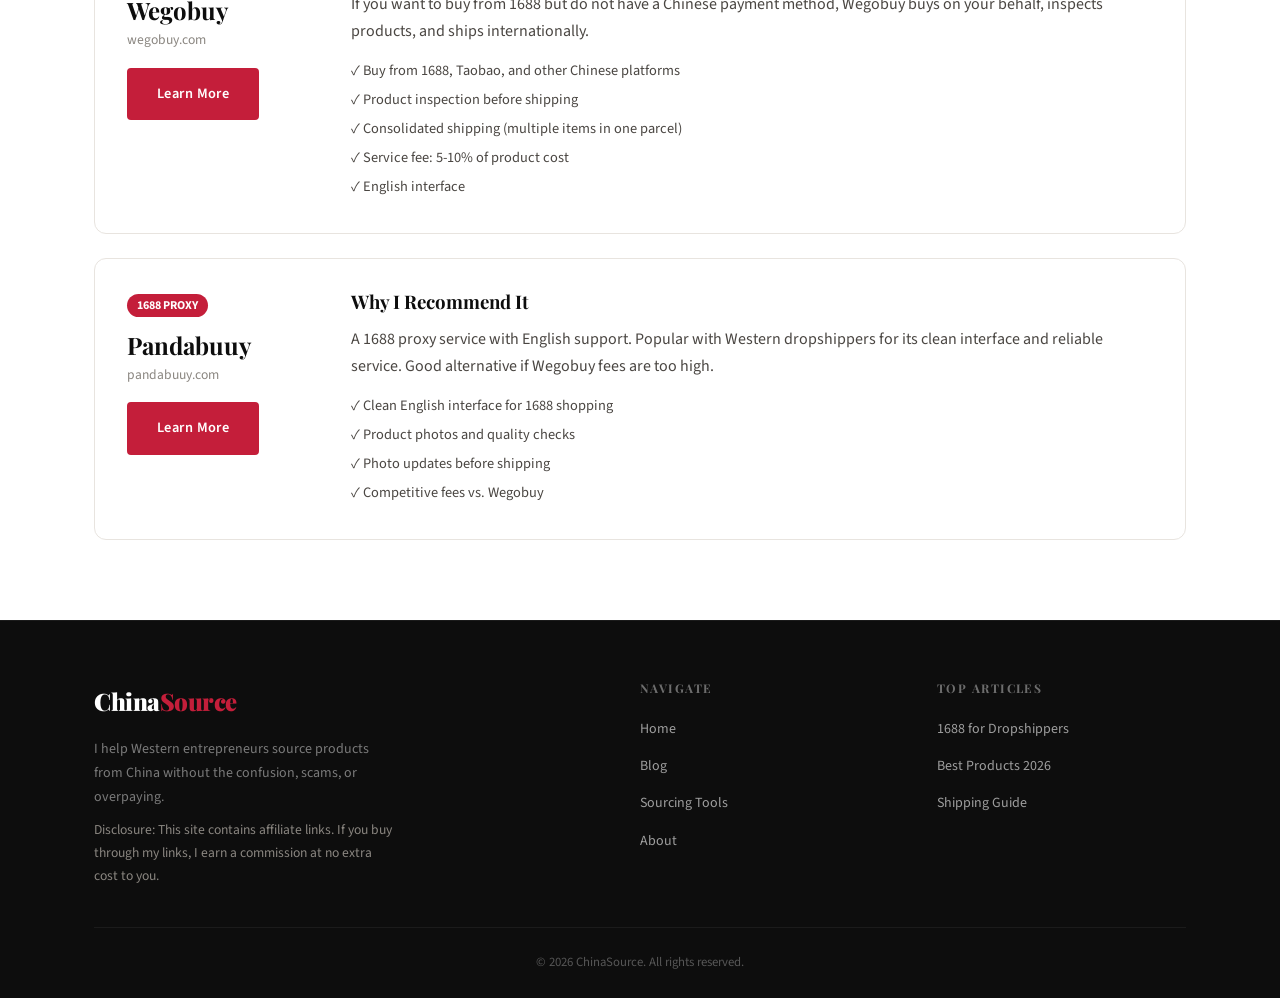
<file: sourcing-tools.html>
<!DOCTYPE html>
<html lang="en">
<head>
  <meta charset="UTF-8">
  <meta name="viewport" content="width=device-width, initial-scale=1.0">
  <title>Sourcing Tools -- ChinaSource</title>
  <meta name="description" content="The platforms and services I personally use and recommend for sourcing products from China.">
  <link rel="preconnect" href="https://fonts.googleapis.com">
  <link href="https://fonts.googleapis.com/css2?family=Playfair+Display:wght@400;700;900&family=Source+Sans+3:wght@300;400;600&display=swap" rel="stylesheet">
  <link rel="stylesheet" href="css/style.css">
</head>
<body>
  <nav class="navbar">
    <div class="nav-container">
      <a href="index.html" class="logo">China<span class="logo-accent">Source</span></a>
      <button class="mobile-toggle" onclick="toggleMenu()" aria-label="Menu"><span></span><span></span><span></span></button>
      <ul class="nav-links" id="navLinks">
        <li><a href="index.html">Home</a></li>
        <li><a href="blog.html">Blog</a></li>
        <li><a href="sourcing-tools.html">Sourcing Tools</a></li>
        <li><a href="about.html">About</a></li>
      </ul>
    </div>
  </nav>

  <section class="page-hero">
    <div class="container">
      <h1>Sourcing Tools</h1>
      <p>The platforms and services I personally use and recommend for sourcing products from China.</p>
    </div>
  </section>

  <section class="section">
    <div class="container">
      <div style="background:#fff3cd;border:1px solid #ffe69c;border-radius:8px;padding:16px 20px;margin-bottom:40px;font-size:.9rem;">
        <strong>Affiliate Disclosure:</strong> The tools below contain affiliate links. If you purchase through my links, I earn a small commission at no extra cost to you. I only recommend tools I have used personally.
      </div>

      <div style="display:grid;gap:24px;">

        <div style="background:white;border:1px solid var(--gray-1);border-radius:12px;padding:32px;">
          <div style="display:flex;align-items:flex-start;gap:24px;flex-wrap:wrap;">
            <div style="flex:0 0 200px;">
              <span style="background:#d42f2f;color:white;padding:3px 10px;border-radius:20px;font-size:.75rem;font-weight:700;">BEST FOR BEGINNERS</span>
              <h2 style="font-size:1.5rem;margin:12px 0 4px;">AliExpress</h2>
              <p style="color:var(--gray-3);font-size:.85rem;">aliexpress.com</p>
              <a href="https://www.aliexpress.com" target="_blank" rel="noopener" class="btn btn-primary" style="margin-top:16px;display:inline-block;">Open AliExpress</a>
            </div>
            <div style="flex:1 1 400px;">
              <h3 style="margin-bottom:12px;">Why I Recommend It</h3>
              <p style="color:var(--gray-4);margin-bottom:12px;">Best starting point for anyone new to China sourcing. English interface, buyer protection on every order, no minimum order quantity.</p>
              <ul style="color:var(--gray-4);font-size:.9rem;line-height:2;">
                <li>&#x2713; Order 1 piece to test products</li>
                <li>&#x2713; Buyer protection on every order</li>
                <li>&#x2713; ePacket and standard shipping available</li>
                <li>&#x2713; Great for validating demand before bulk ordering</li>
                <li>&#x2713; Affiliate commissions on qualifying purchases</li>
              </ul>
            </div>
          </div>
        </div>

        <div style="background:white;border:1px solid var(--gray-1);border-radius:12px;padding:32px;">
          <div style="display:flex;align-items:flex-start;gap:24px;flex-wrap:wrap;">
            <div style="flex:0 0 200px;">
              <span style="background:#f5a623;color:white;padding:3px 10px;border-radius:20px;font-size:.75rem;font-weight:700;">BEST FOR BULK</span>
              <h2 style="font-size:1.5rem;margin:12px 0 4px;">Alibaba.com</h2>
              <p style="color:var(--gray-3);font-size:.85rem;">alibaba.com</p>
              <a href="https://www.alibaba.com" target="_blank" rel="noopener" class="btn btn-primary" style="margin-top:16px;display:inline-block;">Open Alibaba</a>
            </div>
            <div style="flex:1 1 400px;">
              <h3 style="margin-bottom:12px;">Why I Recommend It</h3>
              <p style="color:var(--gray-4);margin-bottom:12px;">Gold standard for bulk sourcing. Verified Gold Suppliers, Trade Assurance protection, and real factory contacts.</p>
              <ul style="color:var(--gray-4);font-size:.9rem;line-height:2;">
                <li>&#x2713; Verified manufacturers, not middlemen</li>
                <li>&#x2713; Trade Assurance protects your payment</li>
                <li>&#x2713; Custom logo and packaging available</li>
                <li>&#x2713; OEM/ODM capabilities for brand building</li>
                <li>&#x2713; Bulk pricing significantly lower than retail</li>
              </ul>
            </div>
          </div>
        </div>

        <div style="background:white;border:1px solid var(--gray-1);border-radius:12px;padding:32px;">
          <div style="display:flex;align-items:flex-start;gap:24px;flex-wrap:wrap;">
            <div style="flex:0 0 200px;">
              <span style="background:#27ae60;color:white;padding:3px 10px;border-radius:20px;font-size:.75rem;font-weight:700;">NO INVENTORY</span>
              <h2 style="font-size:1.5rem;margin:12px 0 4px;">CJ Dropshipping</h2>
              <p style="color:var(--gray-3);font-size:.85rem;">cjdropshipping.com</p>
              <a href="https://www.cjdropshipping.com" target="_blank" rel="noopener" class="btn btn-primary" style="margin-top:16px;display:inline-block;">Try CJ Free</a>
            </div>
            <div style="flex:1 1 400px;">
              <h3 style="margin-bottom:12px;">Why I Recommend It</h3>
              <p style="color:var(--gray-4);margin-bottom:12px;">The easiest way to dropship without holding inventory. Connects to Shopify or WooCommerce, automates orders, ships globally in 7-15 days.</p>
              <ul style="color:var(--gray-4);font-size:.9rem;line-height:2;">
                <li>&#x2713; Shopify and WooCommerce integration</li>
                <li>&#x2713; No inventory required</li>
                <li>&#x2713; 7-15 day global delivery</li>
                <li>&#x2713; Product sourcing service included</li>
                <li>&#x2713; Free account to start</li>
              </ul>
            </div>
          </div>
        </div>

        <div style="background:white;border:1px solid var(--gray-1);border-radius:12px;padding:32px;">
          <div style="display:flex;align-items:flex-start;gap:24px;flex-wrap:wrap;">
            <div style="flex:0 0 200px;">
              <span style="background:var(--red);color:white;padding:3px 10px;border-radius:20px;font-size:.75rem;font-weight:700;">1688 PROXY</span>
              <h2 style="font-size:1.5rem;margin:12px 0 4px;">Wegobuy</h2>
              <p style="color:var(--gray-3);font-size:.85rem;">wegobuy.com</p>
              <a href="https://www.wegobuy.com" target="_blank" rel="noopener" class="btn btn-primary" style="margin-top:16px;display:inline-block;">Learn More</a>
            </div>
            <div style="flex:1 1 400px;">
              <h3 style="margin-bottom:12px;">Why I Recommend It</h3>
              <p style="color:var(--gray-4);margin-bottom:12px;">If you want to buy from 1688 but do not have a Chinese payment method, Wegobuy buys on your behalf, inspects products, and ships internationally.</p>
              <ul style="color:var(--gray-4);font-size:.9rem;line-height:2;">
                <li>&#x2713; Buy from 1688, Taobao, and other Chinese platforms</li>
                <li>&#x2713; Product inspection before shipping</li>
                <li>&#x2713; Consolidated shipping (multiple items in one parcel)</li>
                <li>&#x2713; Service fee: 5-10% of product cost</li>
                <li>&#x2713; English interface</li>
              </ul>
            </div>
          </div>
        </div>

        <div style="background:white;border:1px solid var(--gray-1);border-radius:12px;padding:32px;">
          <div style="display:flex;align-items:flex-start;gap:24px;flex-wrap:wrap;">
            <div style="flex:0 0 200px;">
              <span style="background:var(--red);color:white;padding:3px 10px;border-radius:20px;font-size:.75rem;font-weight:700;">1688 PROXY</span>
              <h2 style="font-size:1.5rem;margin:12px 0 4px;">Pandabuuy</h2>
              <p style="color:var(--gray-3);font-size:.85rem;">pandabuuy.com</p>
              <a href="https://www.pandabuuy.com" target="_blank" rel="noopener" class="btn btn-primary" style="margin-top:16px;display:inline-block;">Learn More</a>
            </div>
            <div style="flex:1 1 400px;">
              <h3 style="margin-bottom:12px;">Why I Recommend It</h3>
              <p style="color:var(--gray-4);margin-bottom:12px;">A 1688 proxy service with English support. Popular with Western dropshippers for its clean interface and reliable service. Good alternative if Wegobuy fees are too high.</p>
              <ul style="color:var(--gray-4);font-size:.9rem;line-height:2;">
                <li>&#x2713; Clean English interface for 1688 shopping</li>
                <li>&#x2713; Product photos and quality checks</li>
                <li>&#x2713; Photo updates before shipping</li>
                <li>&#x2713; Competitive fees vs. Wegobuy</li>
              </ul>
            </div>
          </div>
        </div>

      </div>
    </div>
  </section>
  
  <footer class="footer">
    <div class="container">
      <div class="footer-grid">
        <div class="footer-brand">
          <div class="logo">China<span class="logo-accent">Source</span></div>
          <p>I help Western entrepreneurs source products from China without the confusion, scams, or overpaying.</p>
          <p style="margin-top:8px;font-size:.85rem;color:var(--gray-3);">Disclosure: This site contains affiliate links. If you buy through my links, I earn a commission at no extra cost to you.</p>
        </div>
        <div class="footer-links"><h4>Navigate</h4><ul><li><a href="index.html">Home</a></li><li><a href="blog.html">Blog</a></li><li><a href="sourcing-tools.html">Sourcing Tools</a></li><li><a href="about.html">About</a></li></ul></div>
        <div class="footer-links"><h4>Top Articles</h4><ul><li><a href="blog/1688-dropshipping-guide.html">1688 for Dropshippers</a></li><li><a href="blog/best-china-dropshipping-products-2026.html">Best Products 2026</a></li><li><a href="blog/china-shipping-to-usa-guide.html">Shipping Guide</a></li></ul></div>
      </div>
      <div class="footer-bottom"><p>&copy; 2026 ChinaSource. All rights reserved.</p></div>
    </div>
  </footer>
  <script src="js/main.js"></script>
</body>
</html>
</file>
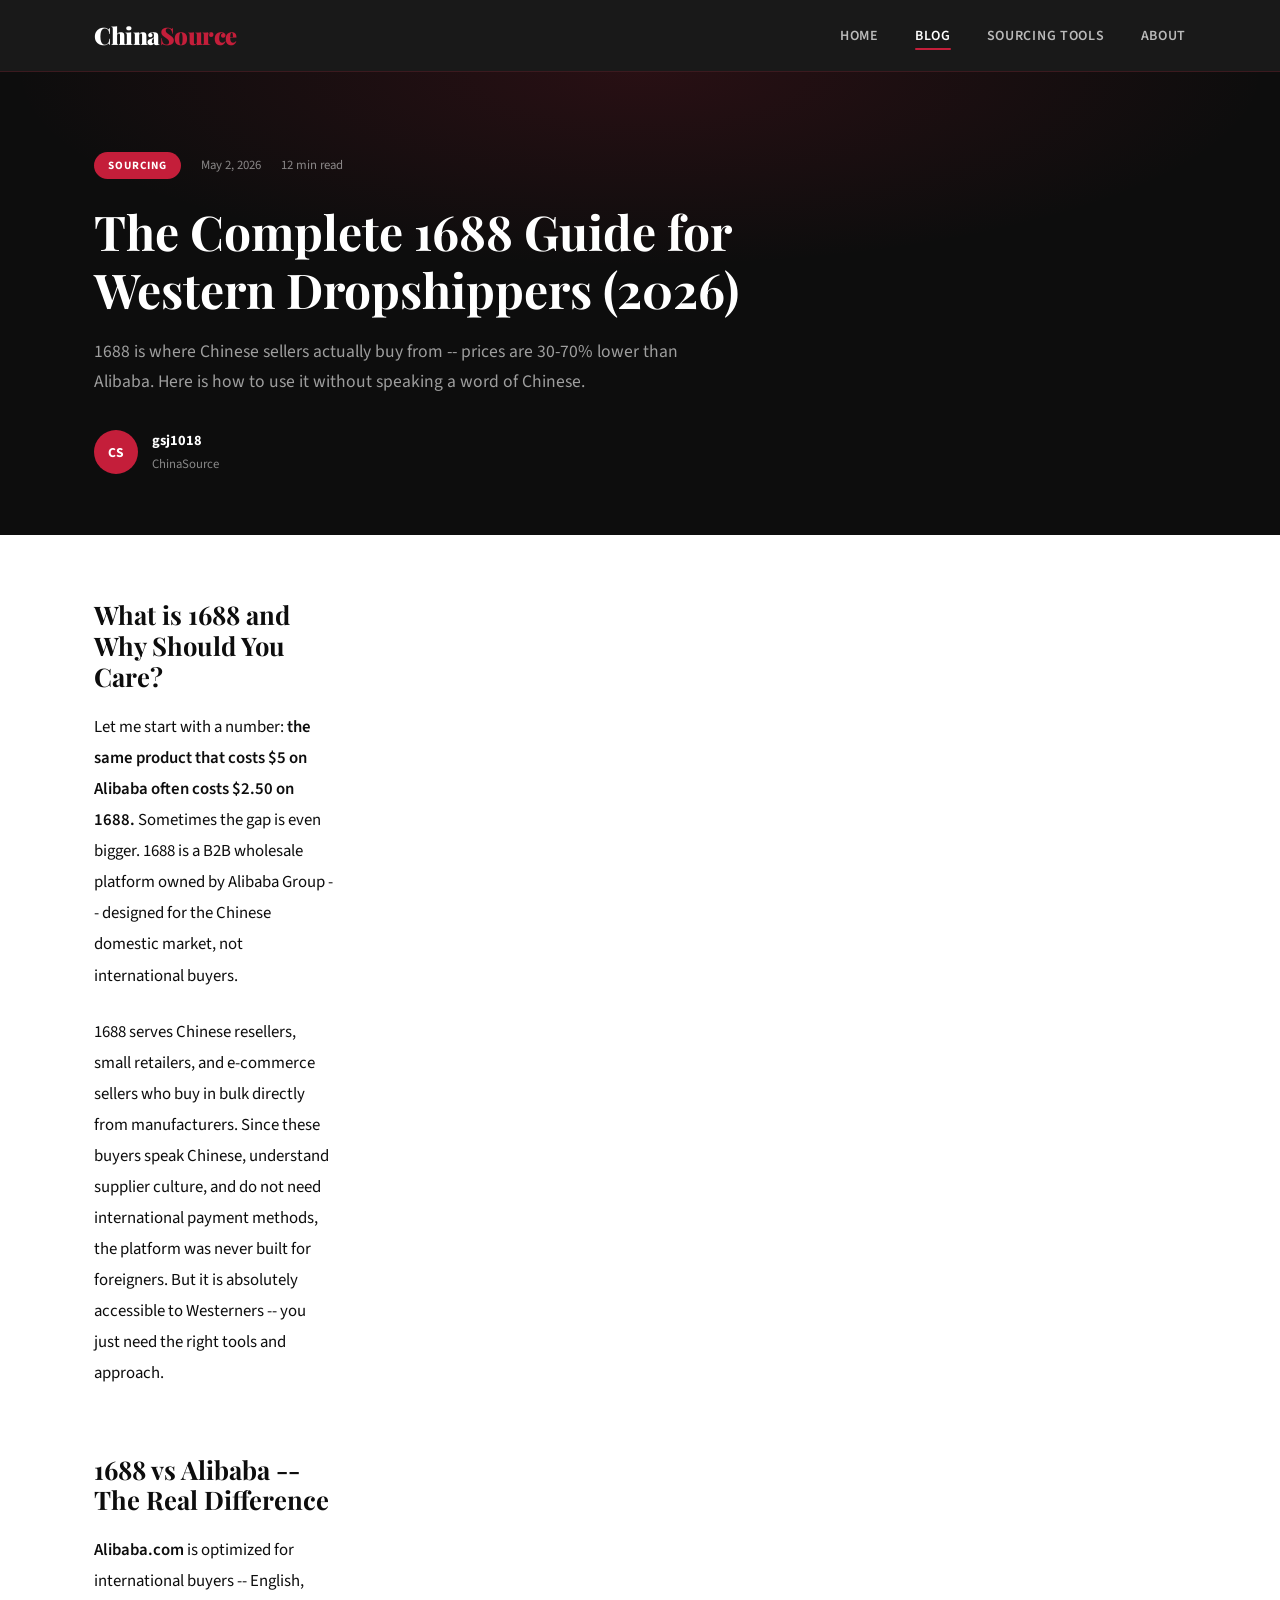
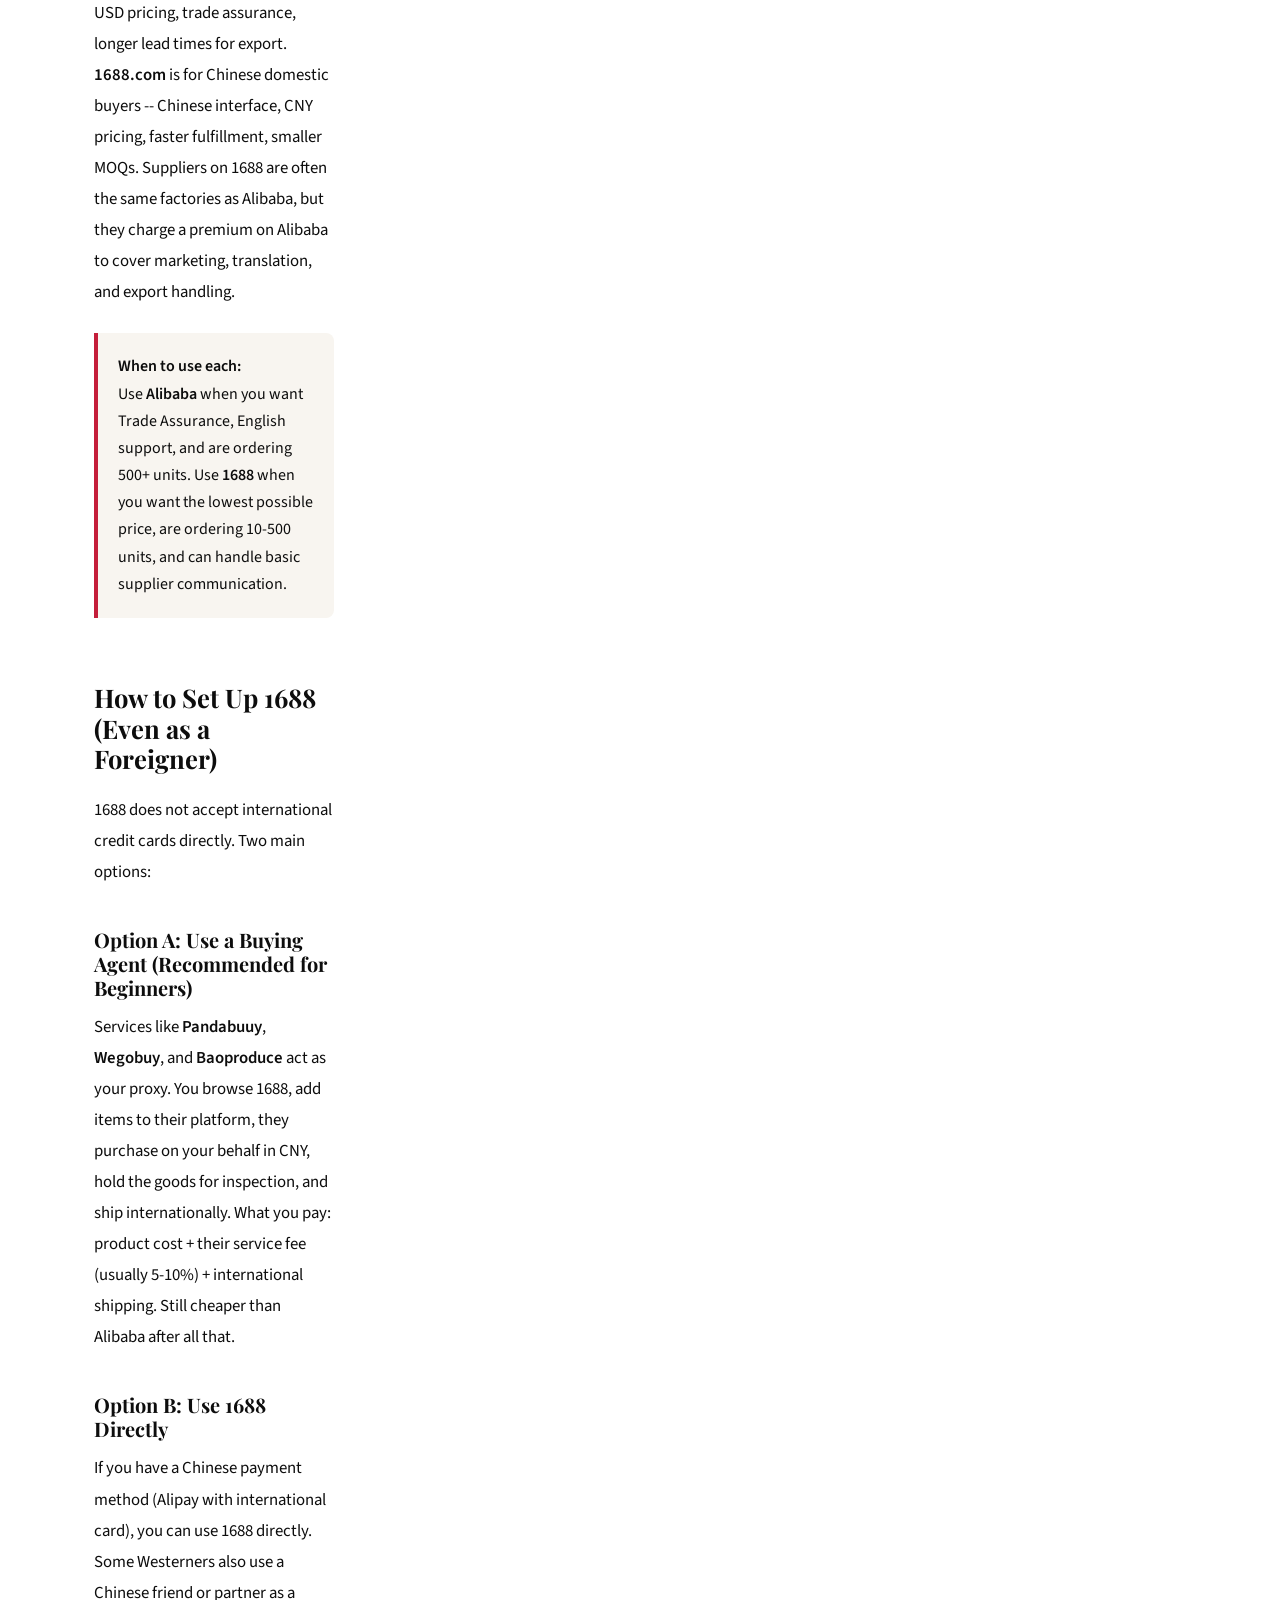
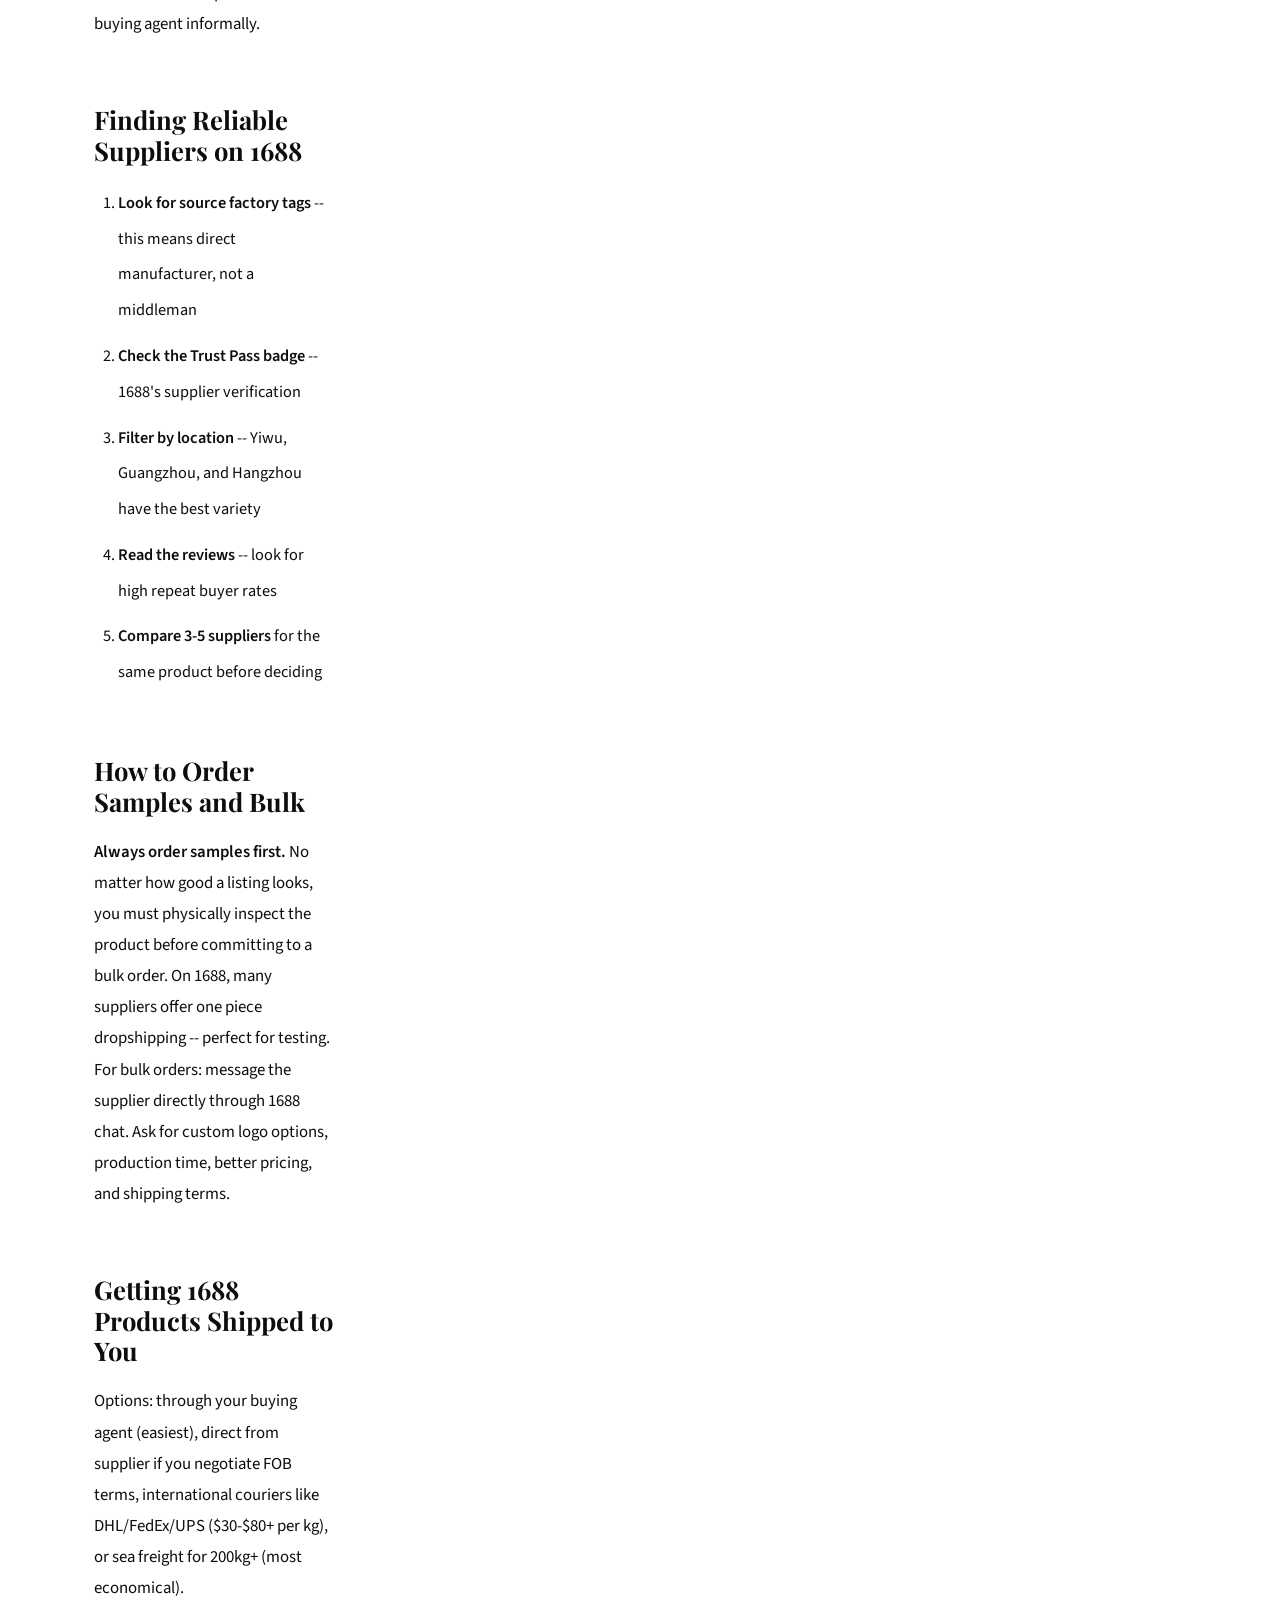
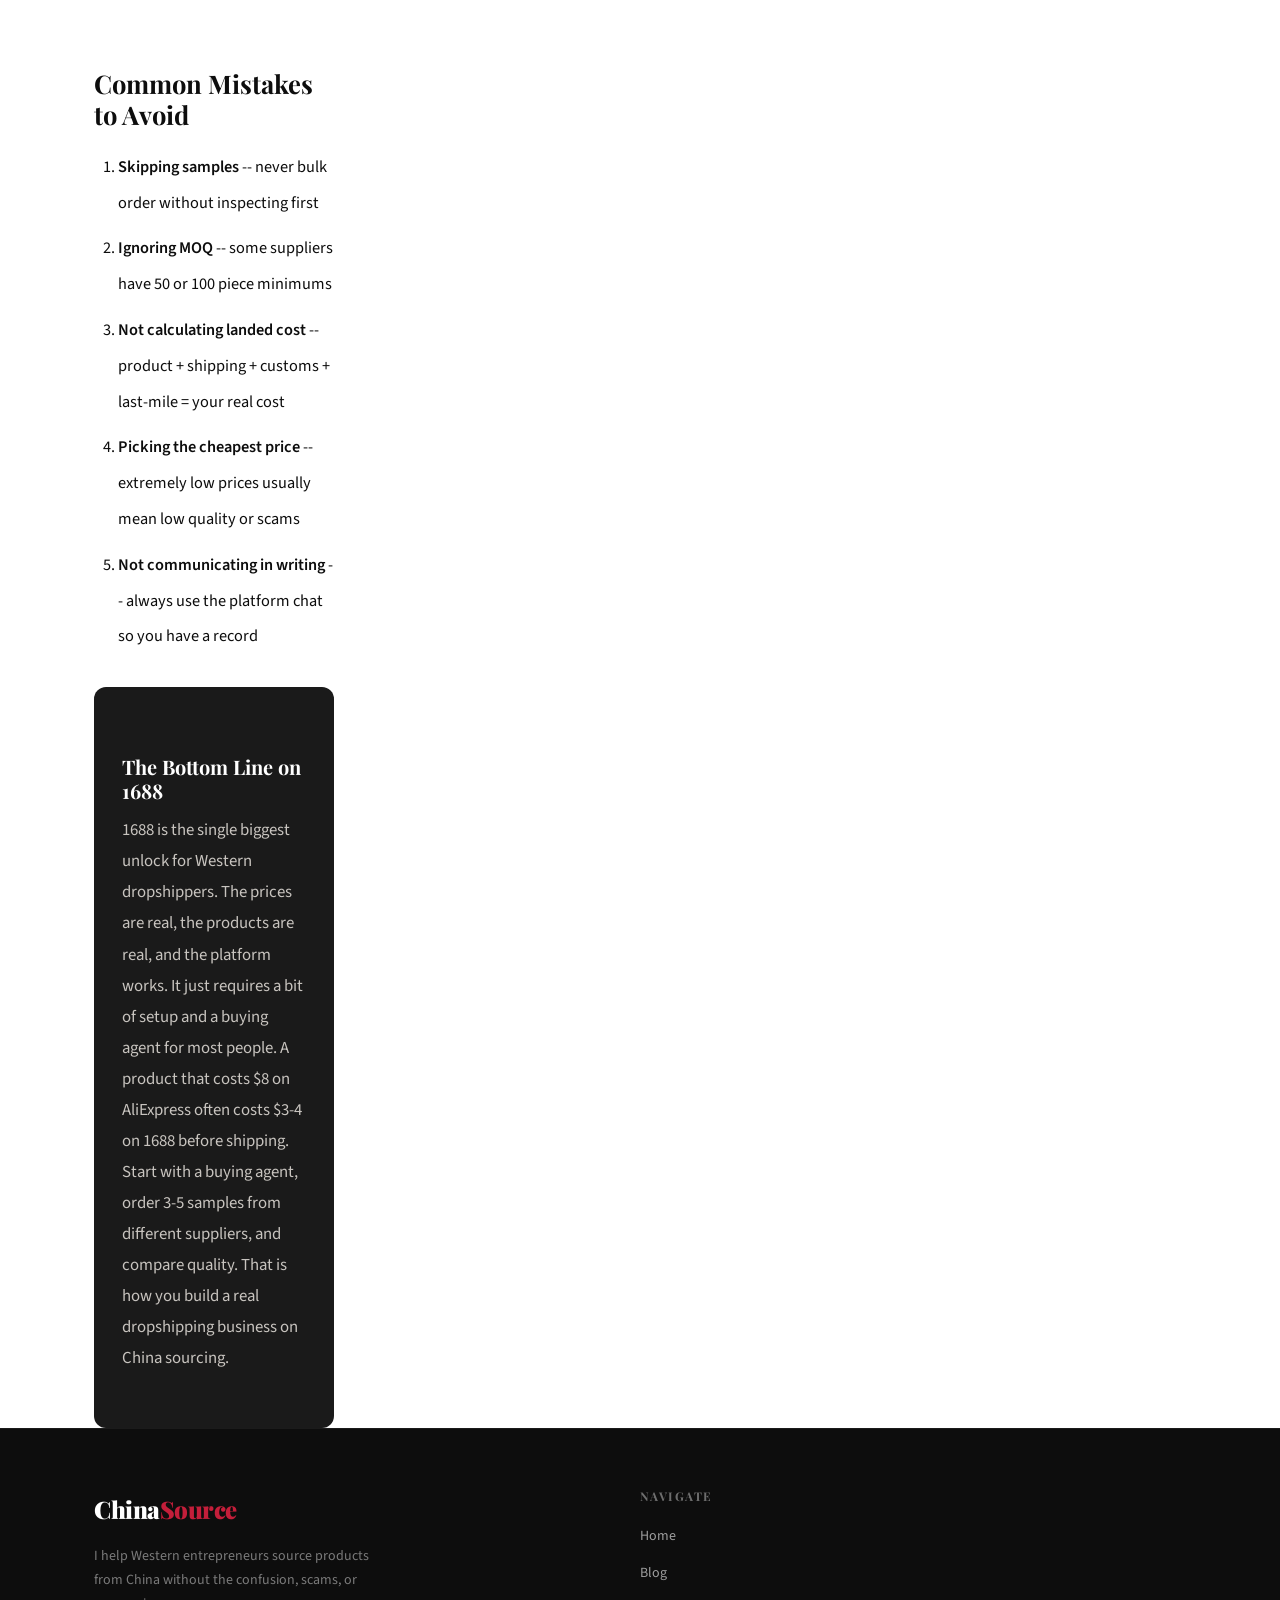
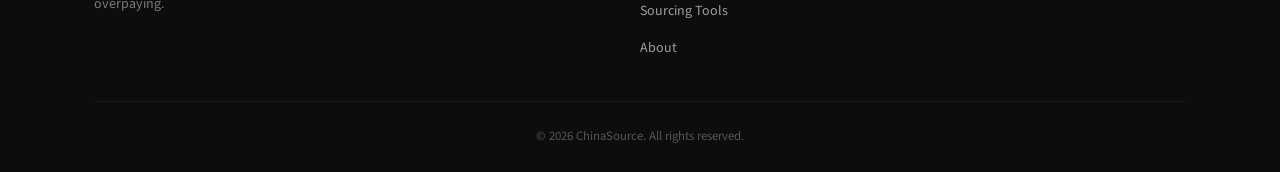
<file: blog/1688-dropshipping-guide.html>
<!DOCTYPE html>
<html lang="en">
<head>
  <meta charset="UTF-8">
  <meta name="viewport" content="width=device-width, initial-scale=1.0">
  <title>The Complete 1688 Guide for Western Dropshippers (2026) -- ChinaSource</title>
  <meta name="description" content="1688 is where Chinese sellers actually buy from. Prices are 30-70% lower than Alibaba. Here is how to use it without speaking Chinese.">
  <link rel="preconnect" href="https://fonts.googleapis.com">
  <link href="https://fonts.googleapis.com/css2?family=Playfair+Display:wght@400;700;900&family=Source+Sans+3:wght@300;400;600&display=swap" rel="stylesheet">
  <link rel="stylesheet" href="../css/style.css">
</head>
<body>
  <nav class="navbar">
    <div class="nav-container">
      <a href="../index.html" class="logo">China<span class="logo-accent">Source</span></a>
      <button class="mobile-toggle" onclick="toggleMenu()" aria-label="Menu"><span></span><span></span><span></span></button>
      <ul class="nav-links" id="navLinks">
        <li><a href="../index.html">Home</a></li>
        <li><a href="../blog.html" class="active">Blog</a></li>
        <li><a href="../sourcing-tools.html">Sourcing Tools</a></li>
        <li><a href="../about.html">About</a></li>
      </ul>
    </div>
  </nav>

  <article class="article-page">
    <header class="article-header">
      <div class="container">
        <div class="article-meta-top"><span class="article-category">Sourcing</span><span class="article-date">May 2, 2026</span><span class="article-read">12 min read</span></div>
        <h1 class="article-title">The Complete 1688 Guide for Western Dropshippers (2026)</h1>
        <p class="article-deck">1688 is where Chinese sellers actually buy from -- prices are 30-70% lower than Alibaba. Here is how to use it without speaking a word of Chinese.</p>
        <div class="article-author"><div class="author-avatar">CS</div><div class="author-info"><strong>gsj1018</strong><span>ChinaSource</span></div></div>
      </div>
    </header>
    <div class="container">
      <div class="article-layout">
        <div class="article-content">

          <h2>What is 1688 and Why Should You Care?</h2>
          <p>Let me start with a number: <strong>the same product that costs $5 on Alibaba often costs $2.50 on 1688.</strong> Sometimes the gap is even bigger. 1688 is a B2B wholesale platform owned by Alibaba Group -- designed for the Chinese domestic market, not international buyers.</p>
          <p>1688 serves Chinese resellers, small retailers, and e-commerce sellers who buy in bulk directly from manufacturers. Since these buyers speak Chinese, understand supplier culture, and do not need international payment methods, the platform was never built for foreigners. But it is absolutely accessible to Westerners -- you just need the right tools and approach.</p>

          <h2>1688 vs Alibaba -- The Real Difference</h2>
          <p><strong>Alibaba.com</strong> is optimized for international buyers -- English, USD pricing, trade assurance, longer lead times for export. <strong>1688.com</strong> is for Chinese domestic buyers -- Chinese interface, CNY pricing, faster fulfillment, smaller MOQs. Suppliers on 1688 are often the same factories as Alibaba, but they charge a premium on Alibaba to cover marketing, translation, and export handling.</p>
          <div style="background:var(--off-white);border-left:4px solid var(--red);padding:20px;border-radius:0 8px 8px 0;margin:24px 0;">
            <strong>When to use each:</strong><br>
            Use <strong>Alibaba</strong> when you want Trade Assurance, English support, and are ordering 500+ units. Use <strong>1688</strong> when you want the lowest possible price, are ordering 10-500 units, and can handle basic supplier communication.
          </div>

          <h2>How to Set Up 1688 (Even as a Foreigner)</h2>
          <p>1688 does not accept international credit cards directly. Two main options:</p>
          <h3>Option A: Use a Buying Agent (Recommended for Beginners)</h3>
          <p>Services like <strong>Pandabuuy</strong>, <strong>Wegobuy</strong>, and <strong>Baoproduce</strong> act as your proxy. You browse 1688, add items to their platform, they purchase on your behalf in CNY, hold the goods for inspection, and ship internationally. What you pay: product cost + their service fee (usually 5-10%) + international shipping. Still cheaper than Alibaba after all that.</p>
          <h3>Option B: Use 1688 Directly</h3>
          <p>If you have a Chinese payment method (Alipay with international card), you can use 1688 directly. Some Westerners also use a Chinese friend or partner as a buying agent informally.</p>

          <h2>Finding Reliable Suppliers on 1688</h2>
          <ol style="margin:16px 0 16px 24px;line-height:2.2;">
            <li><strong>Look for source factory tags</strong> -- this means direct manufacturer, not a middleman</li>
            <li><strong>Check the Trust Pass badge</strong> -- 1688's supplier verification</li>
            <li><strong>Filter by location</strong> -- Yiwu, Guangzhou, and Hangzhou have the best variety</li>
            <li><strong>Read the reviews</strong> -- look for high repeat buyer rates</li>
            <li><strong>Compare 3-5 suppliers</strong> for the same product before deciding</li>
          </ol>

          <h2>How to Order Samples and Bulk</h2>
          <p><strong>Always order samples first.</strong> No matter how good a listing looks, you must physically inspect the product before committing to a bulk order. On 1688, many suppliers offer one piece dropshipping -- perfect for testing. For bulk orders: message the supplier directly through 1688 chat. Ask for custom logo options, production time, better pricing, and shipping terms.</p>

          <h2>Getting 1688 Products Shipped to You</h2>
          <p>Options: through your buying agent (easiest), direct from supplier if you negotiate FOB terms, international couriers like DHL/FedEx/UPS ($30-$80+ per kg), or sea freight for 200kg+ (most economical).</p>

          <h2>Common Mistakes to Avoid</h2>
          <ol style="margin:16px 0 16px 24px;line-height:2.2;">
            <li><strong>Skipping samples</strong> -- never bulk order without inspecting first</li>
            <li><strong>Ignoring MOQ</strong> -- some suppliers have 50 or 100 piece minimums</li>
            <li><strong>Not calculating landed cost</strong> -- product + shipping + customs + last-mile = your real cost</li>
            <li><strong>Picking the cheapest price</strong> -- extremely low prices usually mean low quality or scams</li>
            <li><strong>Not communicating in writing</strong> -- always use the platform chat so you have a record</li>
          </ol>

          <div style="background:var(--dark-2);color:white;padding:28px;border-radius:12px;margin-top:32px;">
            <h3 style="color:white;margin-bottom:12px;">The Bottom Line on 1688</h3>
            <p style="color:var(--gray-2);">1688 is the single biggest unlock for Western dropshippers. The prices are real, the products are real, and the platform works. It just requires a bit of setup and a buying agent for most people. A product that costs $8 on AliExpress often costs $3-4 on 1688 before shipping. Start with a buying agent, order 3-5 samples from different suppliers, and compare quality. That is how you build a real dropshipping business on China sourcing.</p>
          </div>
        </div>
      </div>
    </div>
  </article>
  
  <footer class="footer">
    <div class="container">
      <div class="footer-grid">
        <div class="footer-brand">
          <div class="logo">China<span class="logo-accent">Source</span></div>
          <p>I help Western entrepreneurs source products from China without the confusion, scams, or overpaying.</p>
        </div>
        <div class="footer-links"><h4>Navigate</h4><ul><li><a href="../index.html">Home</a></li><li><a href="../blog.html">Blog</a></li><li><a href="../sourcing-tools.html">Sourcing Tools</a></li><li><a href="../about.html">About</a></li></ul></div>
      </div>
      <div class="footer-bottom"><p>&copy; 2026 ChinaSource. All rights reserved.</p></div>
    </div>
  </footer>
  <script src="../js/main.js"></script>
</body>
</html>
</file>
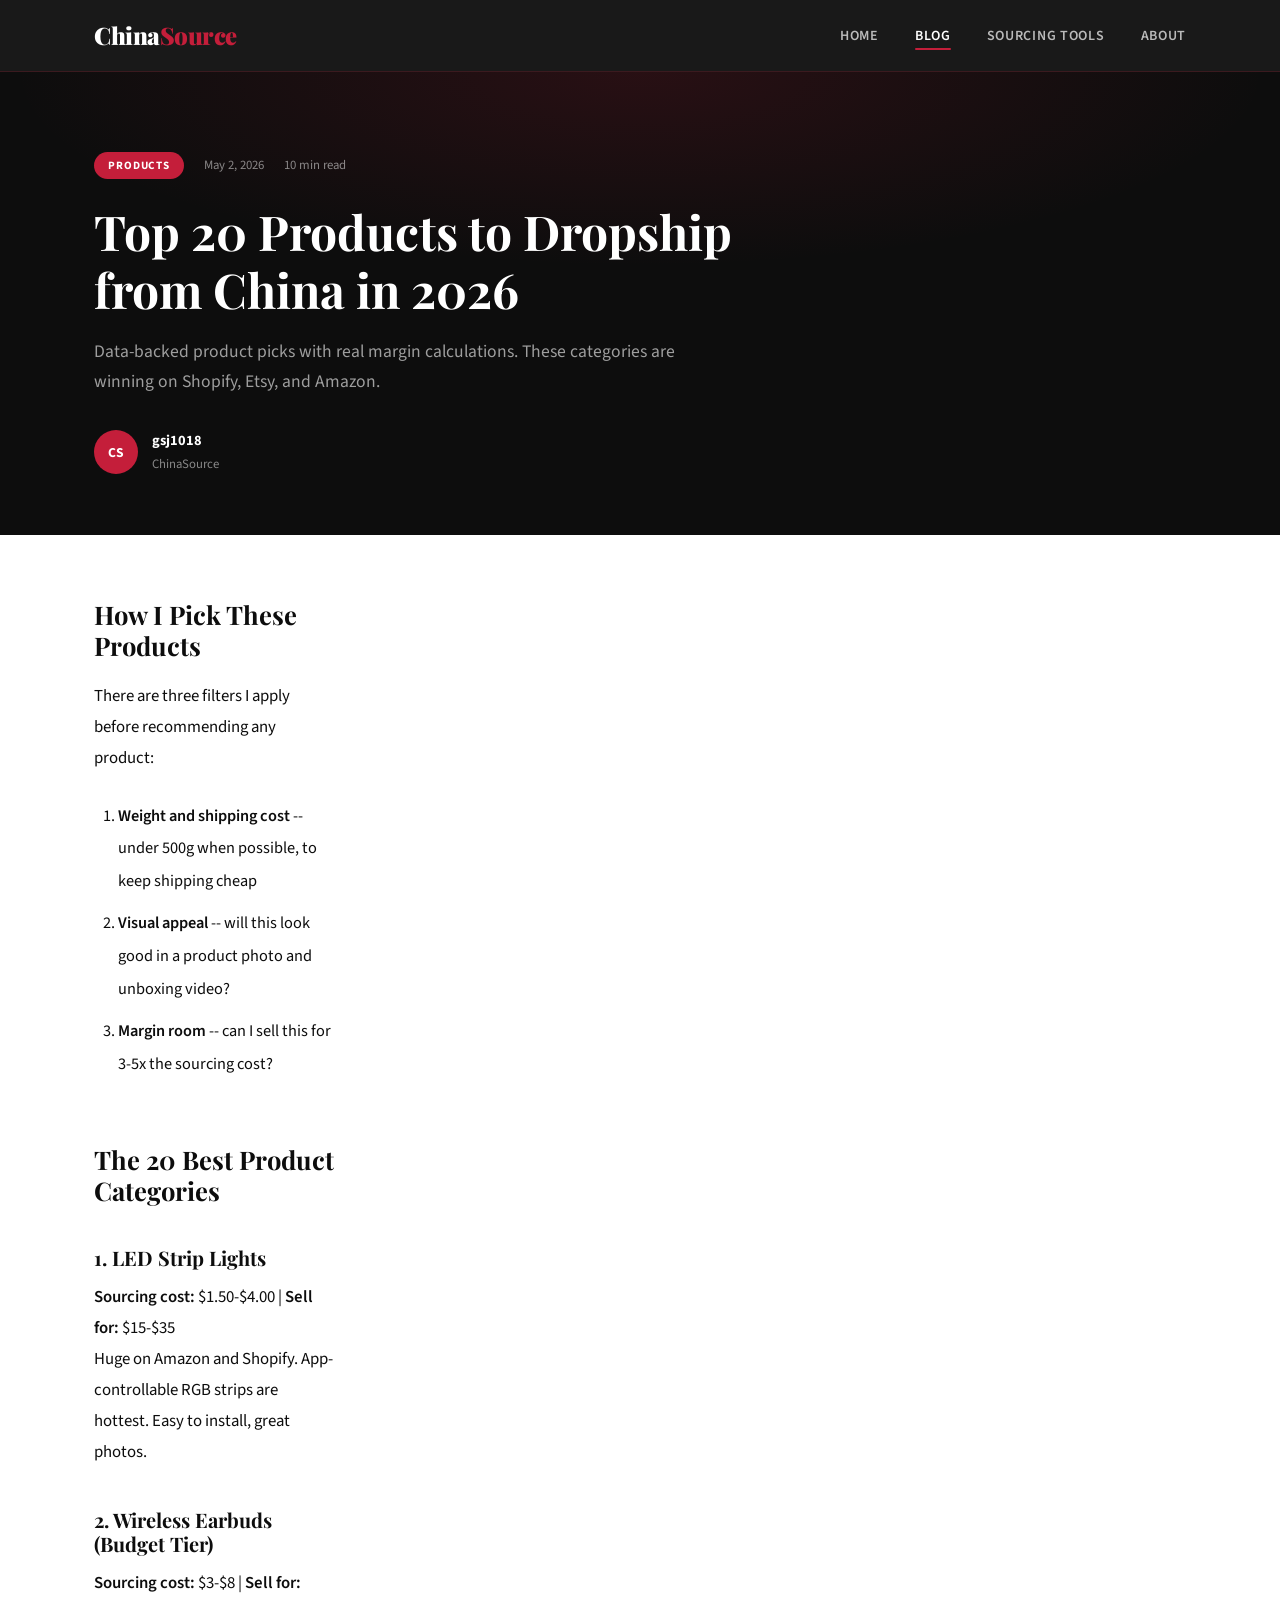
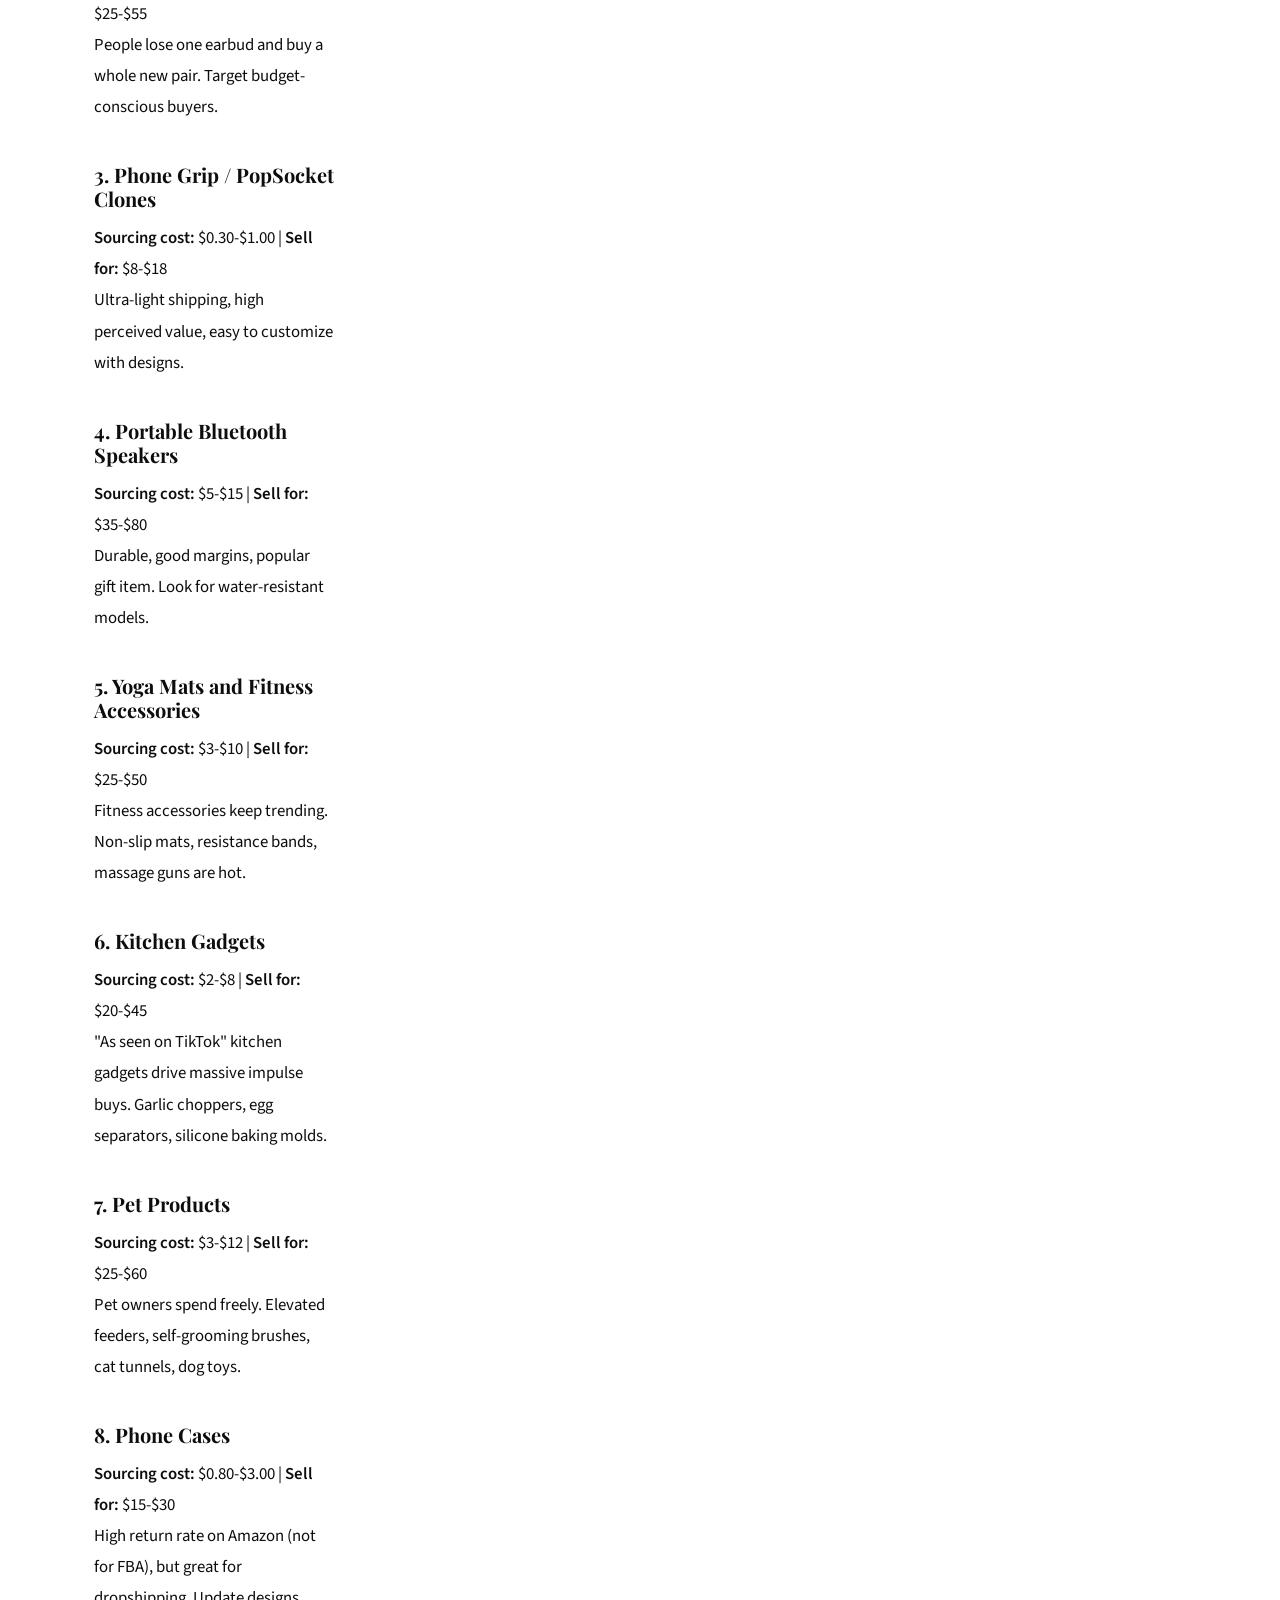
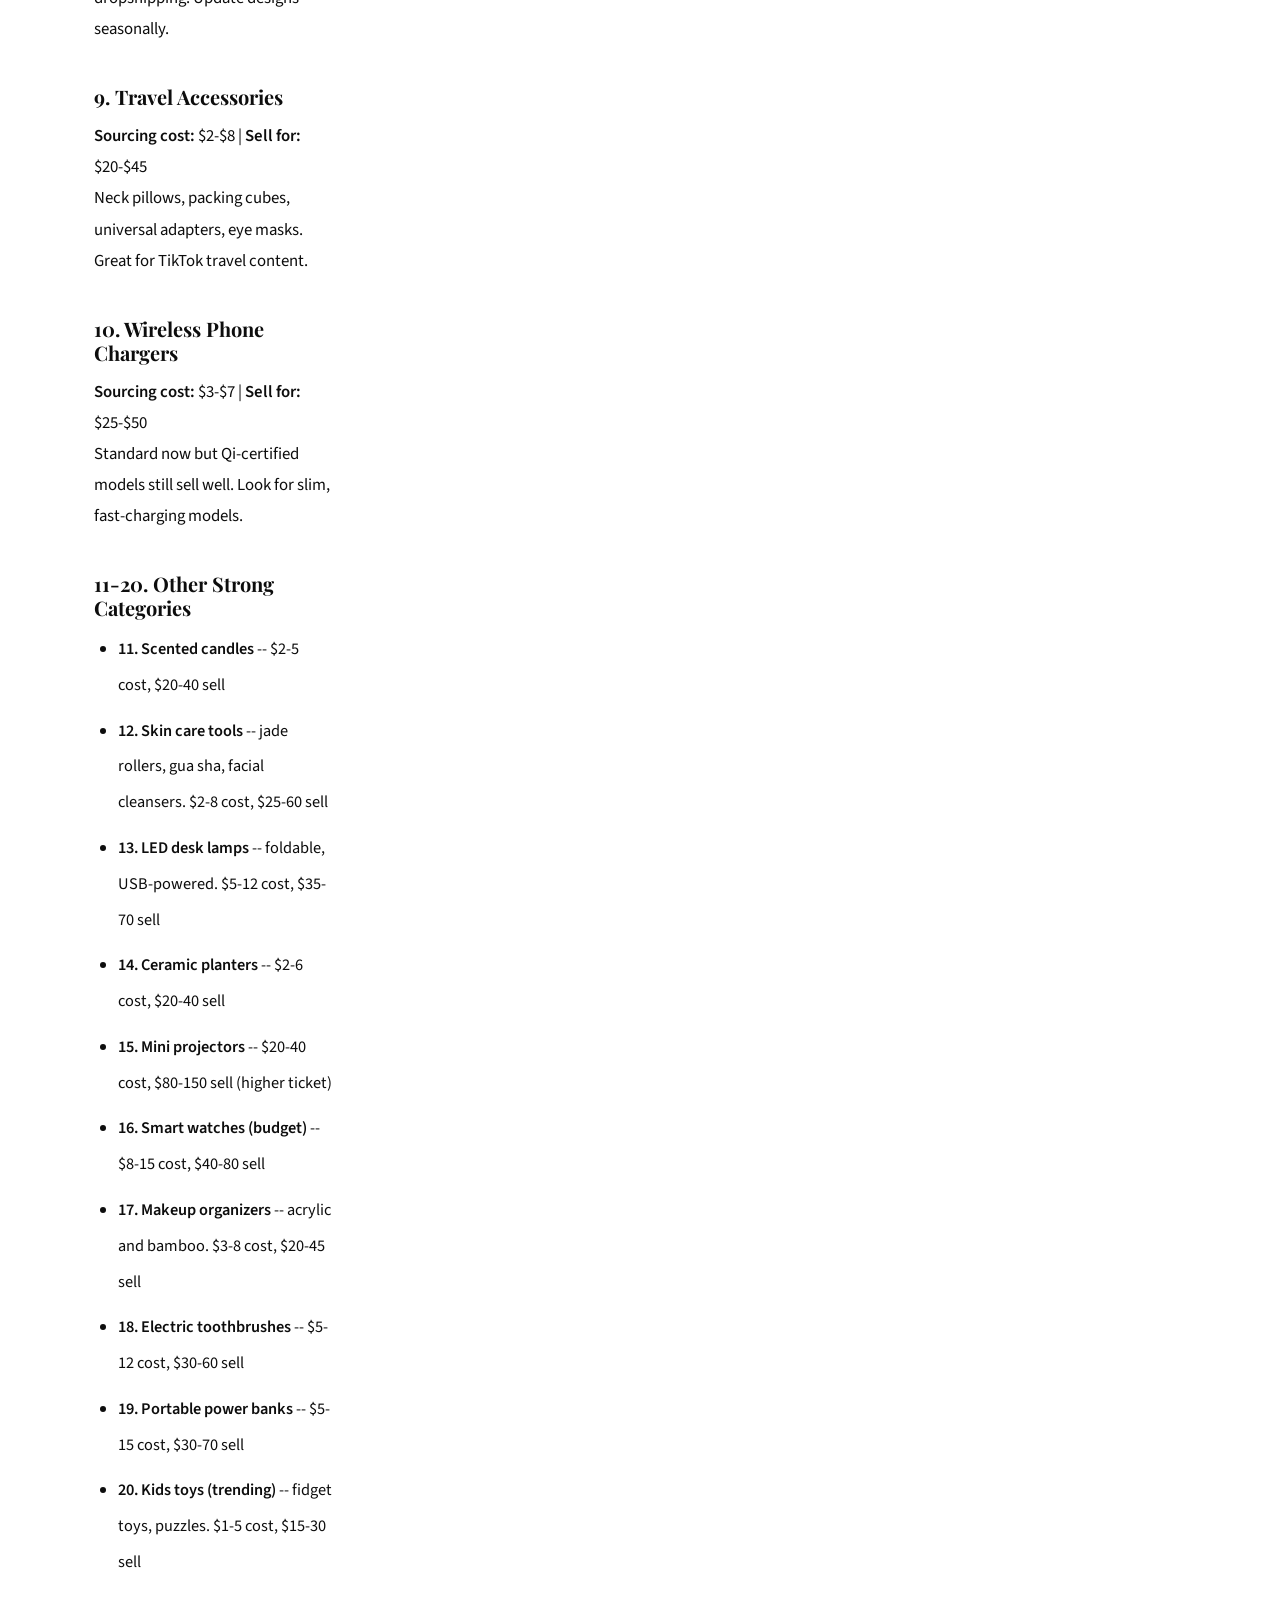
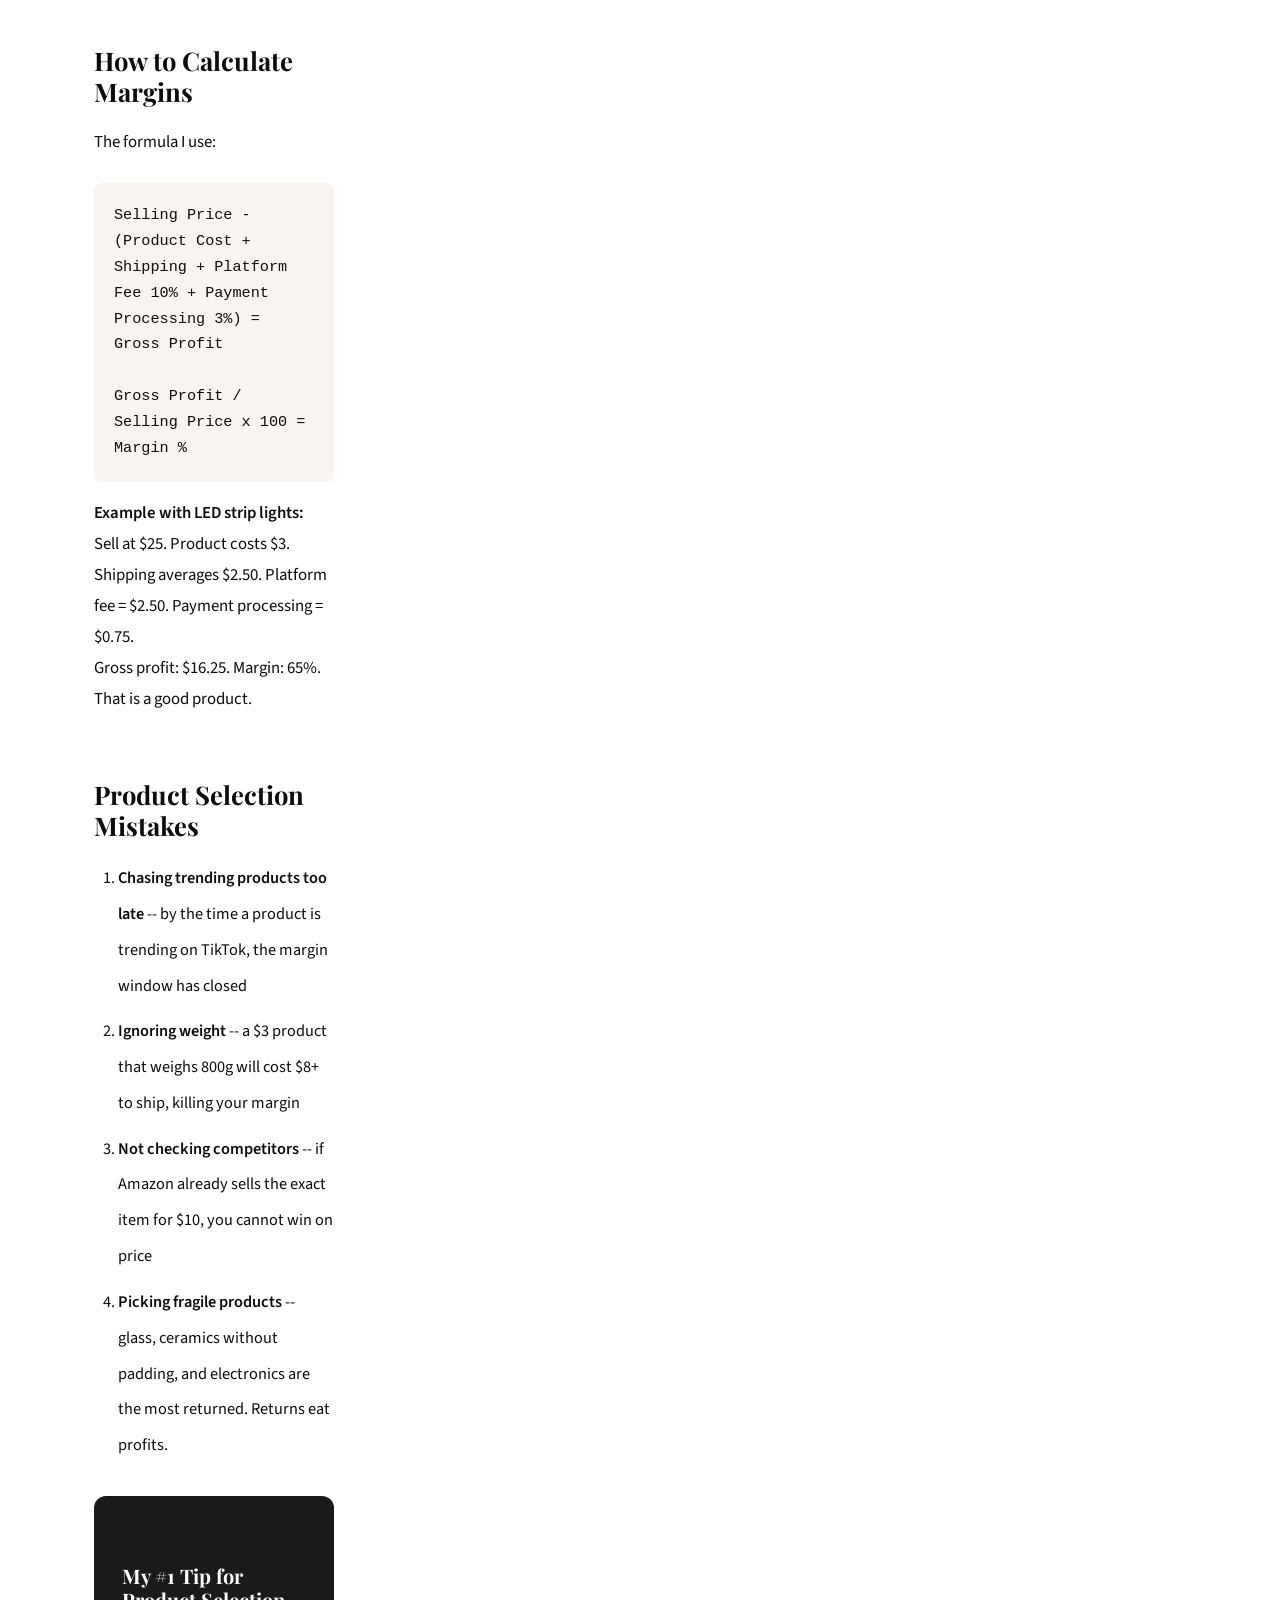
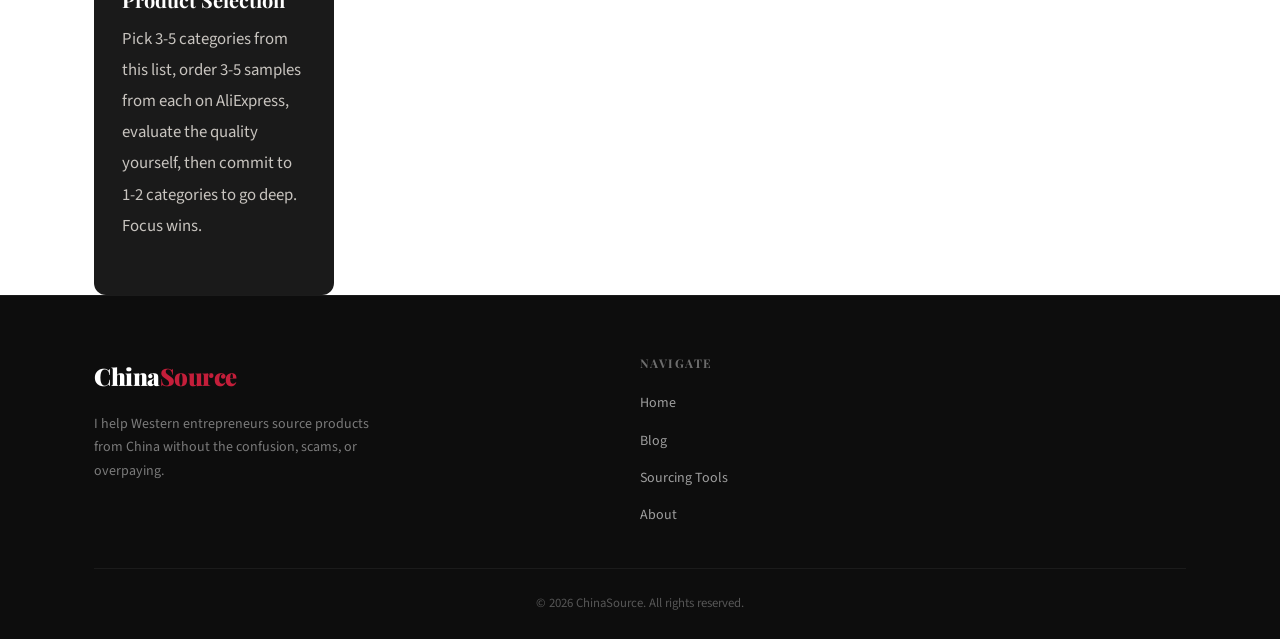
<file: blog/best-china-dropshipping-products-2026.html>
<!DOCTYPE html>
<html lang="en">
<head>
  <meta charset="UTF-8">
  <meta name="viewport" content="width=device-width, initial-scale=1.0">
  <title>Top 20 Products to Dropship from China in 2026 -- ChinaSource</title>
  <meta name="description" content="Data-backed product picks with real margin calculations. These categories are winning on Shopify, Etsy, and Amazon right now.">
  <link rel="preconnect" href="https://fonts.googleapis.com">
  <link href="https://fonts.googleapis.com/css2?family=Playfair+Display:wght@400;700;900&family=Source+Sans+3:wght@300;400;600&display=swap" rel="stylesheet">
  <link rel="stylesheet" href="../css/style.css">
</head>
<body>
  <nav class="navbar">
    <div class="nav-container">
      <a href="../index.html" class="logo">China<span class="logo-accent">Source</span></a>
      <button class="mobile-toggle" onclick="toggleMenu()" aria-label="Menu"><span></span><span></span><span></span></button>
      <ul class="nav-links" id="navLinks">
        <li><a href="../index.html">Home</a></li>
        <li><a href="../blog.html" class="active">Blog</a></li>
        <li><a href="../sourcing-tools.html">Sourcing Tools</a></li>
        <li><a href="../about.html">About</a></li>
      </ul>
    </div>
  </nav>

  <article class="article-page">
    <header class="article-header">
      <div class="container">
        <div class="article-meta-top"><span class="article-category">Products</span><span class="article-date">May 2, 2026</span><span class="article-read">10 min read</span></div>
        <h1 class="article-title">Top 20 Products to Dropship from China in 2026</h1>
        <p class="article-deck">Data-backed product picks with real margin calculations. These categories are winning on Shopify, Etsy, and Amazon.</p>
        <div class="article-author"><div class="author-avatar">CS</div><div class="author-info"><strong>gsj1018</strong><span>ChinaSource</span></div></div>
      </div>
    </header>
    <div class="container">
      <div class="article-layout">
        <div class="article-content">

          <h2>How I Pick These Products</h2>
          <p>There are three filters I apply before recommending any product:</p>
          <ol style="margin:16px 0 16px 24px;line-height:2;">
            <li><strong>Weight and shipping cost</strong> -- under 500g when possible, to keep shipping cheap</li>
            <li><strong>Visual appeal</strong> -- will this look good in a product photo and unboxing video?</li>
            <li><strong>Margin room</strong> -- can I sell this for 3-5x the sourcing cost?</li>
          </ol>

          <h2>The 20 Best Product Categories</h2>

          <h3>1. LED Strip Lights</h3>
          <p><strong>Sourcing cost:</strong> $1.50-$4.00 | <strong>Sell for:</strong> $15-$35<br>Huge on Amazon and Shopify. App-controllable RGB strips are hottest. Easy to install, great photos.</p>

          <h3>2. Wireless Earbuds (Budget Tier)</h3>
          <p><strong>Sourcing cost:</strong> $3-$8 | <strong>Sell for:</strong> $25-$55<br>People lose one earbud and buy a whole new pair. Target budget-conscious buyers.</p>

          <h3>3. Phone Grip / PopSocket Clones</h3>
          <p><strong>Sourcing cost:</strong> $0.30-$1.00 | <strong>Sell for:</strong> $8-$18<br>Ultra-light shipping, high perceived value, easy to customize with designs.</p>

          <h3>4. Portable Bluetooth Speakers</h3>
          <p><strong>Sourcing cost:</strong> $5-$15 | <strong>Sell for:</strong> $35-$80<br>Durable, good margins, popular gift item. Look for water-resistant models.</p>

          <h3>5. Yoga Mats and Fitness Accessories</h3>
          <p><strong>Sourcing cost:</strong> $3-$10 | <strong>Sell for:</strong> $25-$50<br>Fitness accessories keep trending. Non-slip mats, resistance bands, massage guns are hot.</p>

          <h3>6. Kitchen Gadgets</h3>
          <p><strong>Sourcing cost:</strong> $2-$8 | <strong>Sell for:</strong> $20-$45<br>"As seen on TikTok" kitchen gadgets drive massive impulse buys. Garlic choppers, egg separators, silicone baking molds.</p>

          <h3>7. Pet Products</h3>
          <p><strong>Sourcing cost:</strong> $3-$12 | <strong>Sell for:</strong> $25-$60<br>Pet owners spend freely. Elevated feeders, self-grooming brushes, cat tunnels, dog toys.</p>

          <h3>8. Phone Cases</h3>
          <p><strong>Sourcing cost:</strong> $0.80-$3.00 | <strong>Sell for:</strong> $15-$30<br>High return rate on Amazon (not for FBA), but great for dropshipping. Update designs seasonally.</p>

          <h3>9. Travel Accessories</h3>
          <p><strong>Sourcing cost:</strong> $2-$8 | <strong>Sell for:</strong> $20-$45<br>Neck pillows, packing cubes, universal adapters, eye masks. Great for TikTok travel content.</p>

          <h3>10. Wireless Phone Chargers</h3>
          <p><strong>Sourcing cost:</strong> $3-$7 | <strong>Sell for:</strong> $25-$50<br>Standard now but Qi-certified models still sell well. Look for slim, fast-charging models.</p>

          <h3>11-20. Other Strong Categories</h3>
          <ul style="margin:8px 0 8px 24px;line-height:2.2;">
            <li><strong>11. Scented candles</strong> -- $2-5 cost, $20-40 sell</li>
            <li><strong>12. Skin care tools</strong> -- jade rollers, gua sha, facial cleansers. $2-8 cost, $25-60 sell</li>
            <li><strong>13. LED desk lamps</strong> -- foldable, USB-powered. $5-12 cost, $35-70 sell</li>
            <li><strong>14. Ceramic planters</strong> -- $2-6 cost, $20-40 sell</li>
            <li><strong>15. Mini projectors</strong> -- $20-40 cost, $80-150 sell (higher ticket)</li>
            <li><strong>16. Smart watches (budget)</strong> -- $8-15 cost, $40-80 sell</li>
            <li><strong>17. Makeup organizers</strong> -- acrylic and bamboo. $3-8 cost, $20-45 sell</li>
            <li><strong>18. Electric toothbrushes</strong> -- $5-12 cost, $30-60 sell</li>
            <li><strong>19. Portable power banks</strong> -- $5-15 cost, $30-70 sell</li>
            <li><strong>20. Kids toys (trending)</strong> -- fidget toys, puzzles. $1-5 cost, $15-30 sell</li>
          </ul>

          <h2>How to Calculate Margins</h2>
          <p>The formula I use:</p>
          <div style="background:var(--off-white);padding:20px;border-radius:8px;font-family:monospace;font-size:.95rem;margin:16px 0;">
            Selling Price - (Product Cost + Shipping + Platform Fee 10% + Payment Processing 3%) = Gross Profit<br><br>
            Gross Profit / Selling Price x 100 = Margin %
          </div>
          <p><strong>Example with LED strip lights:</strong><br>
          Sell at $25. Product costs $3. Shipping averages $2.50. Platform fee = $2.50. Payment processing = $0.75.<br>
          Gross profit: $16.25. Margin: 65%. That is a good product.</p>

          <h2>Product Selection Mistakes</h2>
          <ol style="margin:16px 0 16px 24px;line-height:2.2;">
            <li><strong>Chasing trending products too late</strong> -- by the time a product is trending on TikTok, the margin window has closed</li>
            <li><strong>Ignoring weight</strong> -- a $3 product that weighs 800g will cost $8+ to ship, killing your margin</li>
            <li><strong>Not checking competitors</strong> -- if Amazon already sells the exact item for $10, you cannot win on price</li>
            <li><strong>Picking fragile products</strong> -- glass, ceramics without padding, and electronics are the most returned. Returns eat profits.</li>
          </ol>

          <div style="background:var(--dark-2);color:white;padding:28px;border-radius:12px;margin-top:32px;">
            <h3 style="color:white;margin-bottom:12px;">My #1 Tip for Product Selection</h3>
            <p style="color:var(--gray-2);">Pick 3-5 categories from this list, order 3-5 samples from each on AliExpress, evaluate the quality yourself, then commit to 1-2 categories to go deep. Focus wins.</p>
          </div>
        </div>
      </div>
    </div>
  </article>
  
  <footer class="footer">
    <div class="container">
      <div class="footer-grid">
        <div class="footer-brand">
          <div class="logo">China<span class="logo-accent">Source</span></div>
          <p>I help Western entrepreneurs source products from China without the confusion, scams, or overpaying.</p>
        </div>
        <div class="footer-links"><h4>Navigate</h4><ul><li><a href="../index.html">Home</a></li><li><a href="../blog.html">Blog</a></li><li><a href="../sourcing-tools.html">Sourcing Tools</a></li><li><a href="../about.html">About</a></li></ul></div>
      </div>
      <div class="footer-bottom"><p>&copy; 2026 ChinaSource. All rights reserved.</p></div>
    </div>
  </footer>
  <script src="../js/main.js"></script>
</body>
</html>
</file>
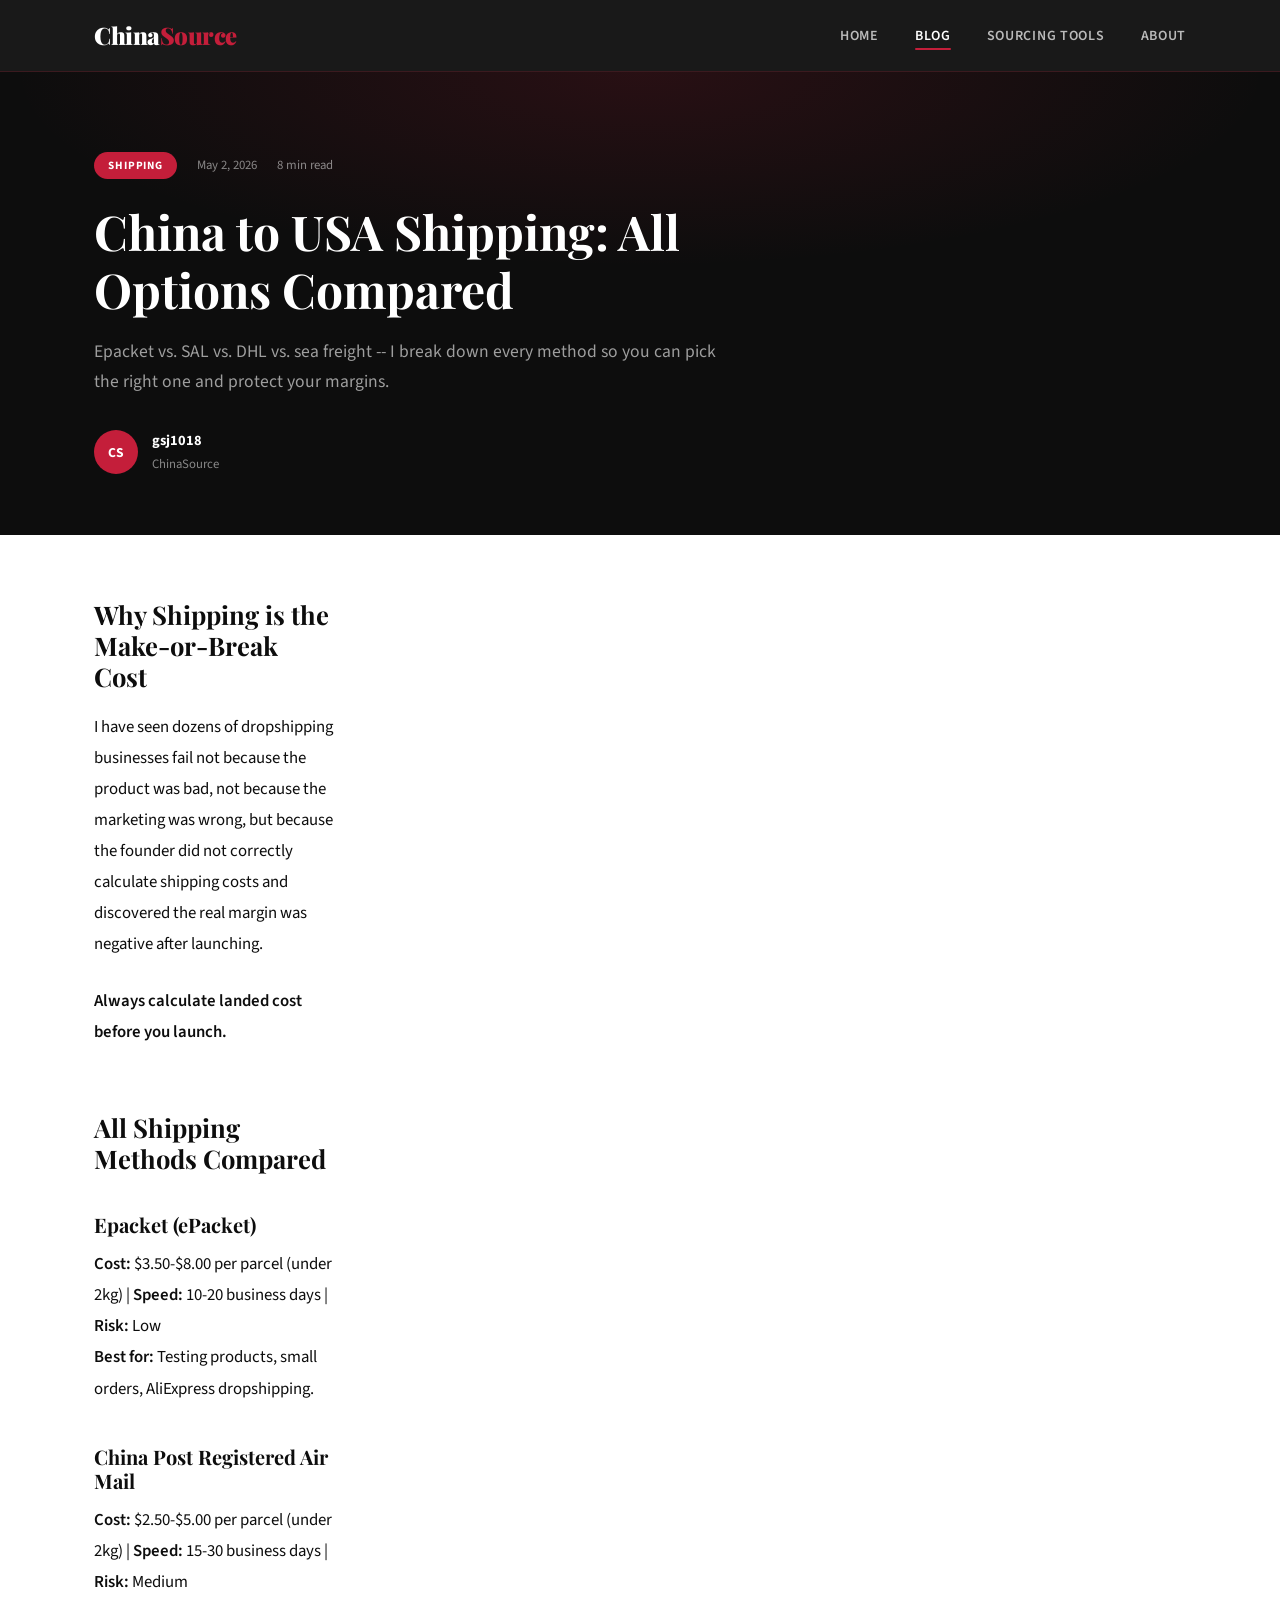
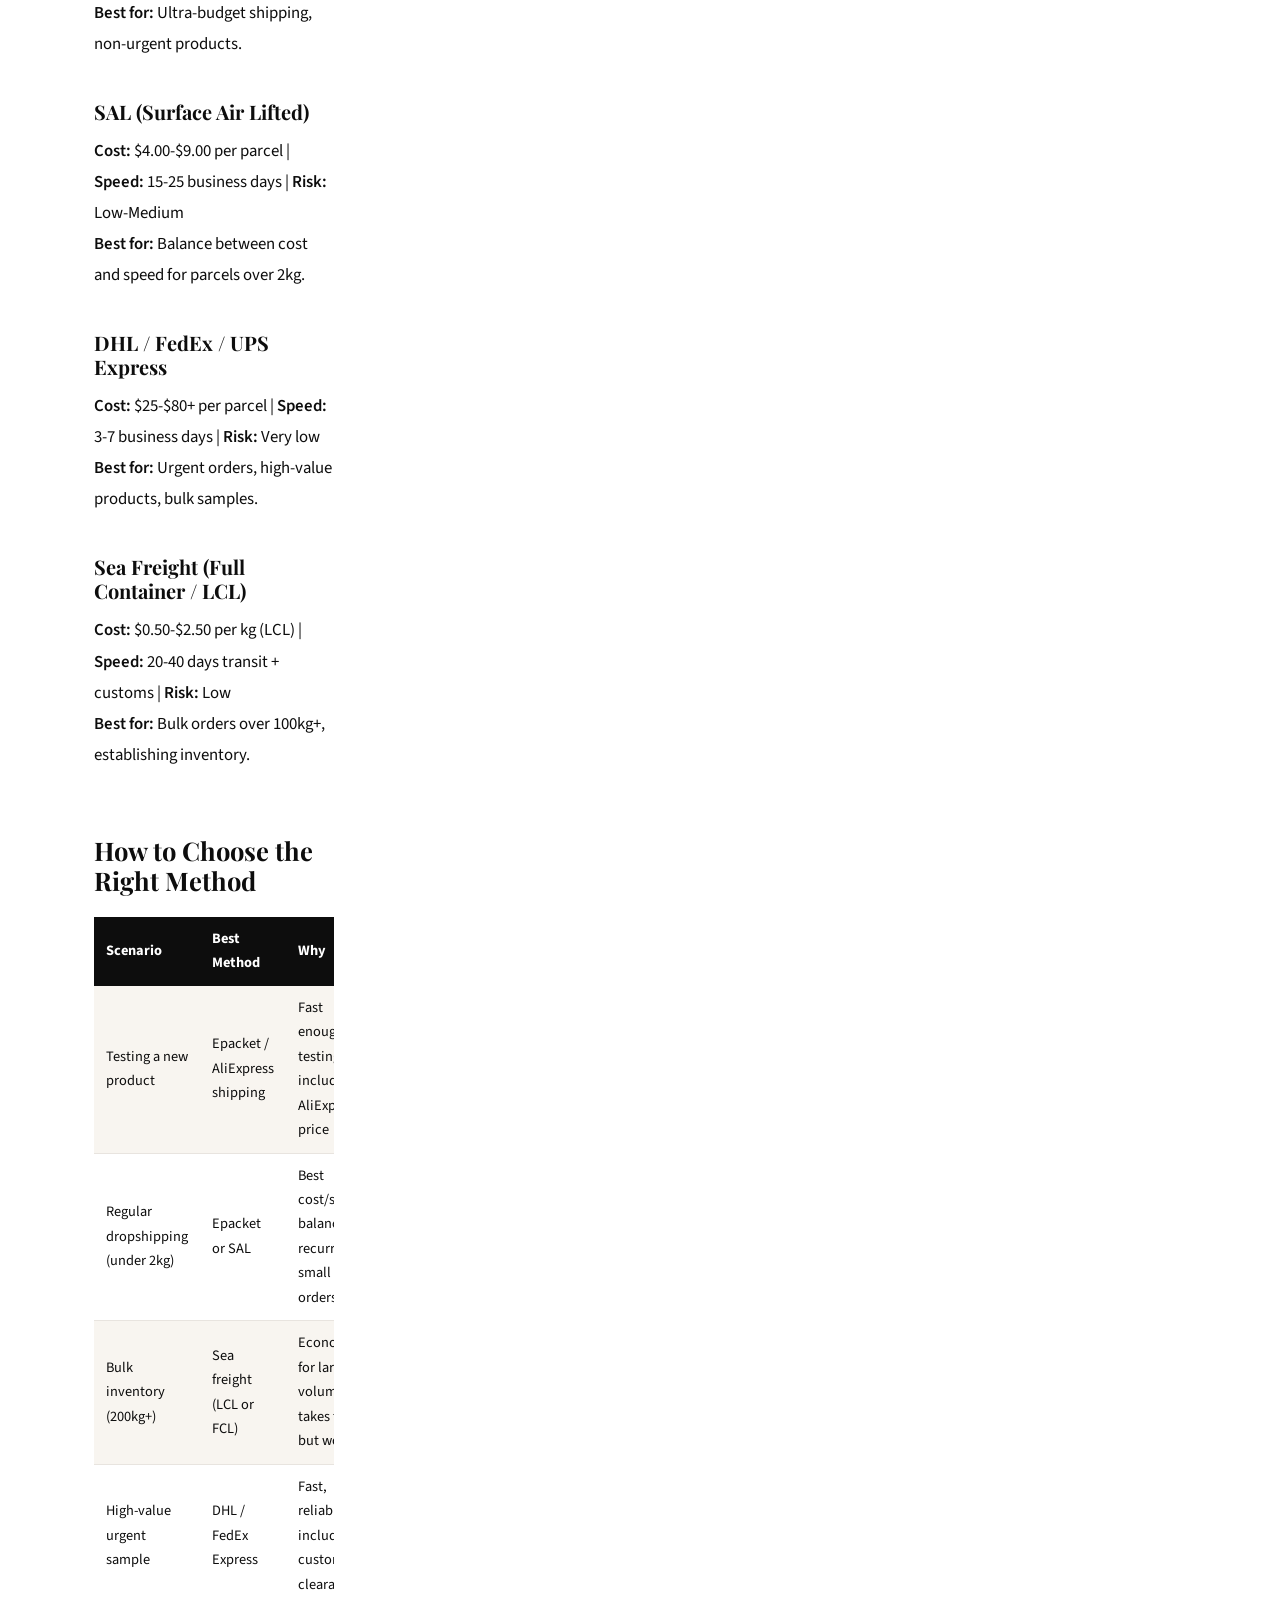
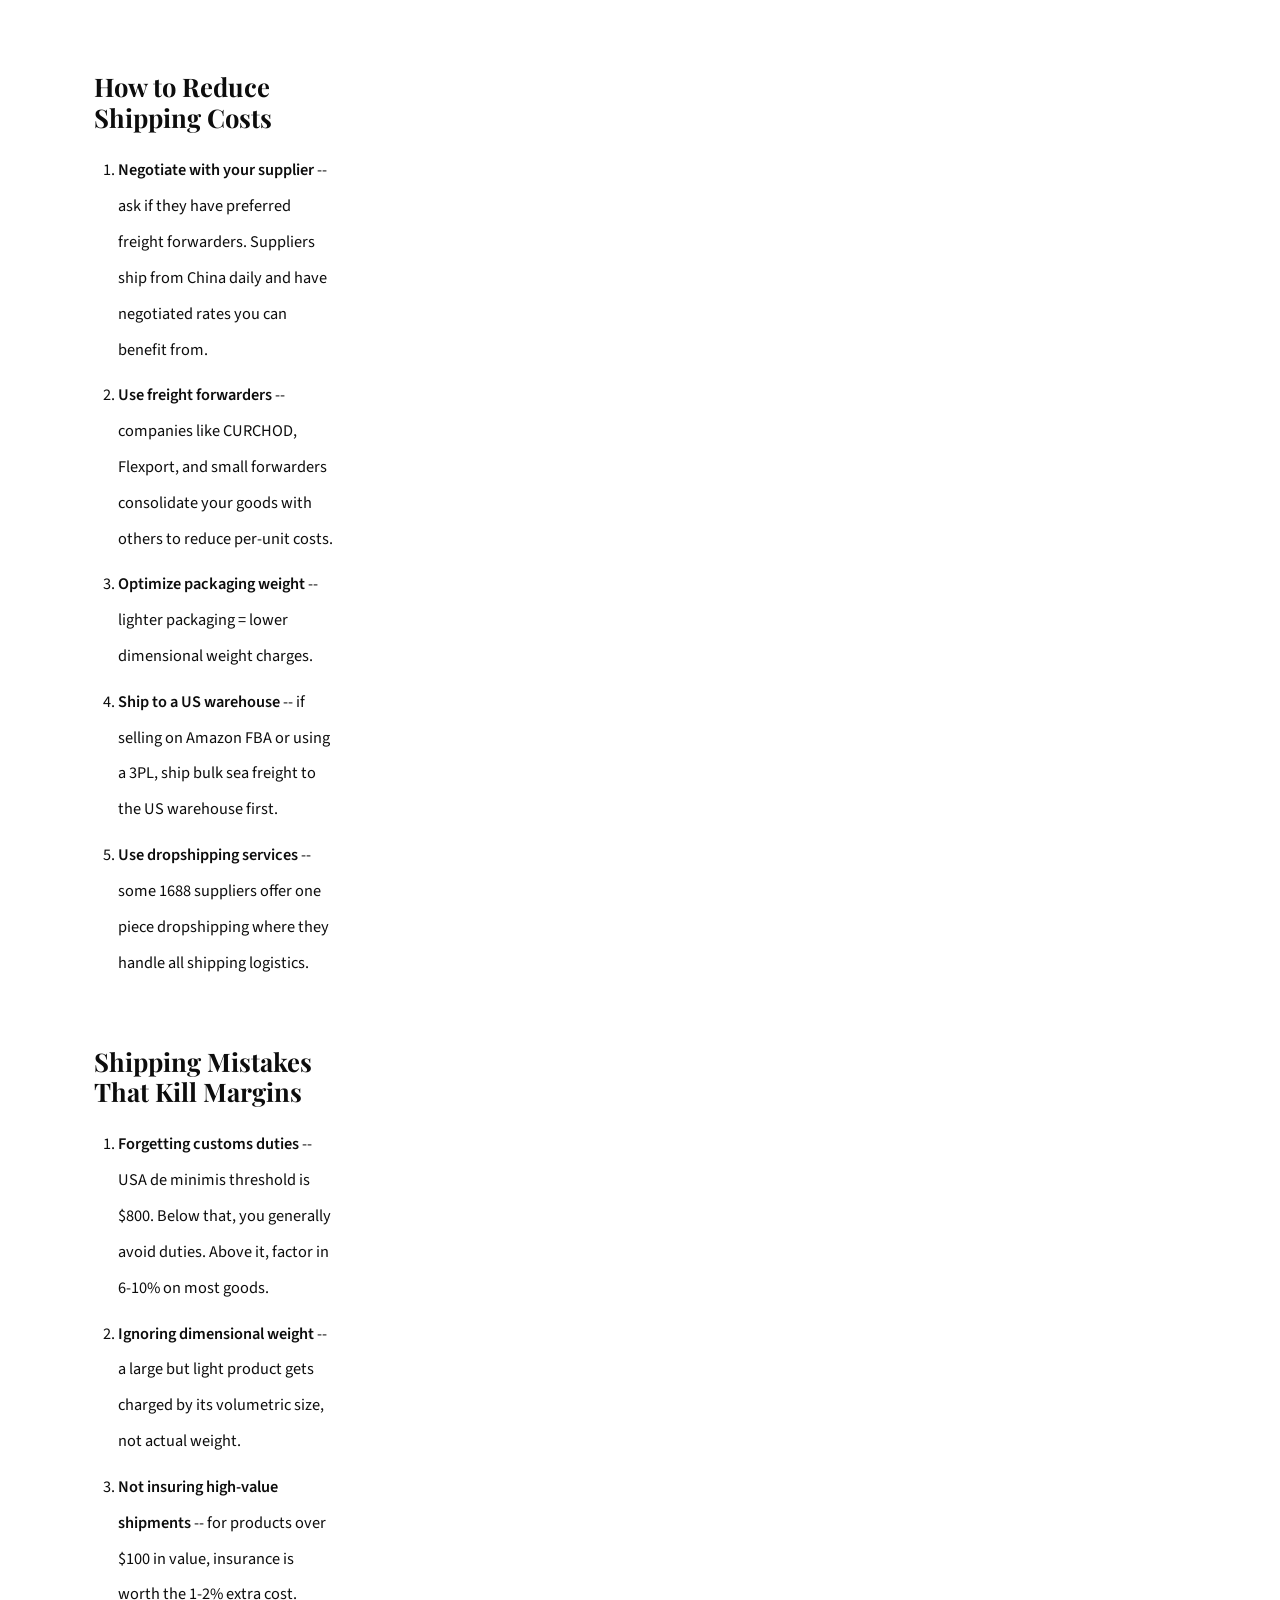
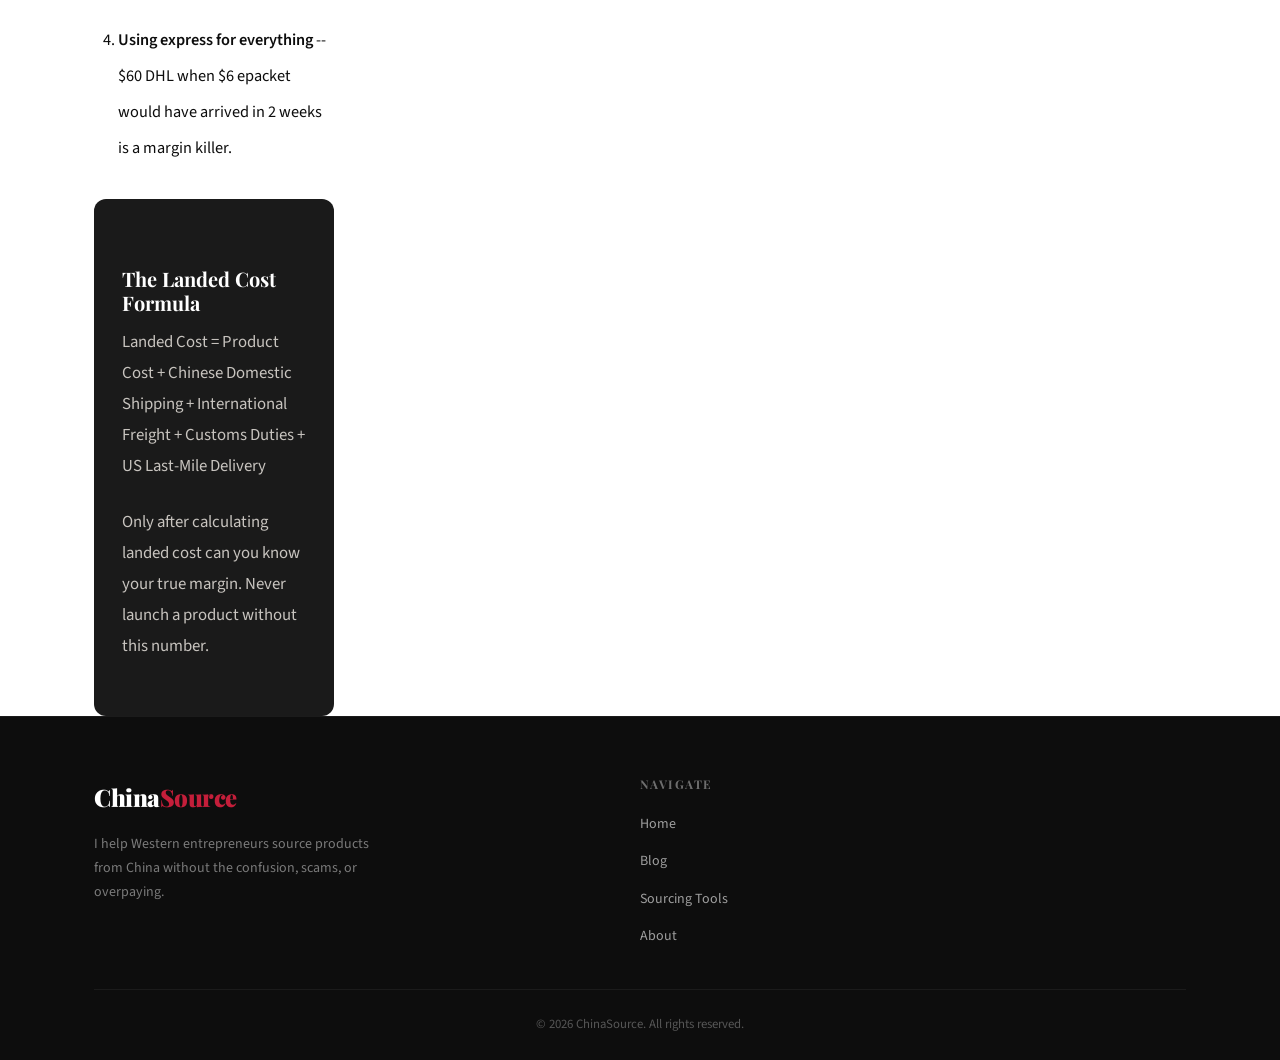
<file: blog/china-shipping-to-usa-guide.html>
<!DOCTYPE html>
<html lang="en">
<head>
  <meta charset="UTF-8">
  <meta name="viewport" content="width=device-width, initial-scale=1.0">
  <title>China to USA Shipping: All Options Compared (Cost, Speed, Risk) -- ChinaSource</title>
  <meta name="description" content="Epacket vs. SAL vs. DHL vs. sea freight -- break down every shipping method so you can pick the right one and protect your margins.">
  <link rel="preconnect" href="https://fonts.googleapis.com">
  <link href="https://fonts.googleapis.com/css2?family=Playfair+Display:wght@400;700;900&family=Source+Sans+3:wght@300;400;600&display=swap" rel="stylesheet">
  <link rel="stylesheet" href="../css/style.css">
</head>
<body>
  <nav class="navbar">
    <div class="nav-container">
      <a href="../index.html" class="logo">China<span class="logo-accent">Source</span></a>
      <button class="mobile-toggle" onclick="toggleMenu()" aria-label="Menu"><span></span><span></span><span></span></button>
      <ul class="nav-links" id="navLinks">
        <li><a href="../index.html">Home</a></li>
        <li><a href="../blog.html" class="active">Blog</a></li>
        <li><a href="../sourcing-tools.html">Sourcing Tools</a></li>
        <li><a href="../about.html">About</a></li>
      </ul>
    </div>
  </nav>

  <article class="article-page">
    <header class="article-header">
      <div class="container">
        <div class="article-meta-top"><span class="article-category">Shipping</span><span class="article-date">May 2, 2026</span><span class="article-read">8 min read</span></div>
        <h1 class="article-title">China to USA Shipping: All Options Compared</h1>
        <p class="article-deck">Epacket vs. SAL vs. DHL vs. sea freight -- I break down every method so you can pick the right one and protect your margins.</p>
        <div class="article-author"><div class="author-avatar">CS</div><div class="author-info"><strong>gsj1018</strong><span>ChinaSource</span></div></div>
      </div>
    </header>
    <div class="container">
      <div class="article-layout">
        <div class="article-content">

          <h2>Why Shipping is the Make-or-Break Cost</h2>
          <p>I have seen dozens of dropshipping businesses fail not because the product was bad, not because the marketing was wrong, but because the founder did not correctly calculate shipping costs and discovered the real margin was negative after launching.</p>
          <p><strong>Always calculate landed cost before you launch.</strong></p>

          <h2>All Shipping Methods Compared</h2>

          <h3>Epacket (ePacket)</h3>
          <p><strong>Cost:</strong> $3.50-$8.00 per parcel (under 2kg) | <strong>Speed:</strong> 10-20 business days | <strong>Risk:</strong> Low<br><strong>Best for:</strong> Testing products, small orders, AliExpress dropshipping.</p>

          <h3>China Post Registered Air Mail</h3>
          <p><strong>Cost:</strong> $2.50-$5.00 per parcel (under 2kg) | <strong>Speed:</strong> 15-30 business days | <strong>Risk:</strong> Medium<br><strong>Best for:</strong> Ultra-budget shipping, non-urgent products.</p>

          <h3>SAL (Surface Air Lifted)</h3>
          <p><strong>Cost:</strong> $4.00-$9.00 per parcel | <strong>Speed:</strong> 15-25 business days | <strong>Risk:</strong> Low-Medium<br><strong>Best for:</strong> Balance between cost and speed for parcels over 2kg.</p>

          <h3>DHL / FedEx / UPS Express</h3>
          <p><strong>Cost:</strong> $25-$80+ per parcel | <strong>Speed:</strong> 3-7 business days | <strong>Risk:</strong> Very low<br><strong>Best for:</strong> Urgent orders, high-value products, bulk samples.</p>

          <h3>Sea Freight (Full Container / LCL)</h3>
          <p><strong>Cost:</strong> $0.50-$2.50 per kg (LCL) | <strong>Speed:</strong> 20-40 days transit + customs | <strong>Risk:</strong> Low<br><strong>Best for:</strong> Bulk orders over 100kg+, establishing inventory.</p>

          <h2>How to Choose the Right Method</h2>
          <div style="overflow-x:auto;margin:16px 0;">
            <table style="width:100%;border-collapse:collapse;font-size:.9rem;">
              <thead>
                <tr style="background:var(--dark);color:white;">
                  <th style="padding:10px 12px;text-align:left;">Scenario</th>
                  <th style="padding:10px 12px;text-align:left;">Best Method</th>
                  <th style="padding:10px 12px;text-align:left;">Why</th>
                </tr>
              </thead>
              <tbody>
                <tr style="background:var(--off-white);"><td style="padding:10px 12px;border-bottom:1px solid var(--gray-1);">Testing a new product</td><td style="padding:10px 12px;border-bottom:1px solid var(--gray-1);">Epacket / AliExpress shipping</td><td style="padding:10px 12px;border-bottom:1px solid var(--gray-1);">Fast enough for testing, included in AliExpress price</td></tr>
                <tr><td style="padding:10px 12px;border-bottom:1px solid var(--gray-1);">Regular dropshipping (under 2kg)</td><td style="padding:10px 12px;border-bottom:1px solid var(--gray-1);">Epacket or SAL</td><td style="padding:10px 12px;border-bottom:1px solid var(--gray-1);">Best cost/speed balance for recurring small orders</td></tr>
                <tr style="background:var(--off-white);"><td style="padding:10px 12px;border-bottom:1px solid var(--gray-1);">Bulk inventory (200kg+)</td><td style="padding:10px 12px;border-bottom:1px solid var(--gray-1);">Sea freight (LCL or FCL)</td><td style="padding:10px 12px;border-bottom:1px solid var(--gray-1);">Economical for large volumes, takes time but worth it</td></tr>
                <tr><td style="padding:10px 12px;">High-value urgent sample</td><td style="padding:10px 12px;">DHL / FedEx Express</td><td style="padding:10px 12px;">Fast, reliable, includes customs clearance</td></tr>
              </tbody>
            </table>
          </div>

          <h2>How to Reduce Shipping Costs</h2>
          <ol style="margin:16px 0 16px 24px;line-height:2.2;">
            <li><strong>Negotiate with your supplier</strong> -- ask if they have preferred freight forwarders. Suppliers ship from China daily and have negotiated rates you can benefit from.</li>
            <li><strong>Use freight forwarders</strong> -- companies like CURCHOD, Flexport, and small forwarders consolidate your goods with others to reduce per-unit costs.</li>
            <li><strong>Optimize packaging weight</strong> -- lighter packaging = lower dimensional weight charges.</li>
            <li><strong>Ship to a US warehouse</strong> -- if selling on Amazon FBA or using a 3PL, ship bulk sea freight to the US warehouse first.</li>
            <li><strong>Use dropshipping services</strong> -- some 1688 suppliers offer one piece dropshipping where they handle all shipping logistics.</li>
          </ol>

          <h2>Shipping Mistakes That Kill Margins</h2>
          <ol style="margin:16px 0 16px 24px;line-height:2.2;">
            <li><strong>Forgetting customs duties</strong> -- USA de minimis threshold is $800. Below that, you generally avoid duties. Above it, factor in 6-10% on most goods.</li>
            <li><strong>Ignoring dimensional weight</strong> -- a large but light product gets charged by its volumetric size, not actual weight.</li>
            <li><strong>Not insuring high-value shipments</strong> -- for products over $100 in value, insurance is worth the 1-2% extra cost.</li>
            <li><strong>Using express for everything</strong> -- $60 DHL when $6 epacket would have arrived in 2 weeks is a margin killer.</li>
          </ol>

          <div style="background:var(--dark-2);color:white;padding:28px;border-radius:12px;margin-top:32px;">
            <h3 style="color:white;margin-bottom:12px;">The Landed Cost Formula</h3>
            <p style="color:var(--gray-2);">Landed Cost = Product Cost + Chinese Domestic Shipping + International Freight + Customs Duties + US Last-Mile Delivery</p>
            <p style="color:var(--gray-2);margin-top:12px;">Only after calculating landed cost can you know your true margin. Never launch a product without this number.</p>
          </div>
        </div>
      </div>
    </div>
  </article>
  
  <footer class="footer">
    <div class="container">
      <div class="footer-grid">
        <div class="footer-brand">
          <div class="logo">China<span class="logo-accent">Source</span></div>
          <p>I help Western entrepreneurs source products from China without the confusion, scams, or overpaying.</p>
        </div>
        <div class="footer-links"><h4>Navigate</h4><ul><li><a href="../index.html">Home</a></li><li><a href="../blog.html">Blog</a></li><li><a href="../sourcing-tools.html">Sourcing Tools</a></li><li><a href="../about.html">About</a></li></ul></div>
      </div>
      <div class="footer-bottom"><p>&copy; 2026 ChinaSource. All rights reserved.</p></div>
    </div>
  </footer>
  <script src="../js/main.js"></script>
</body>
</html>
</file>
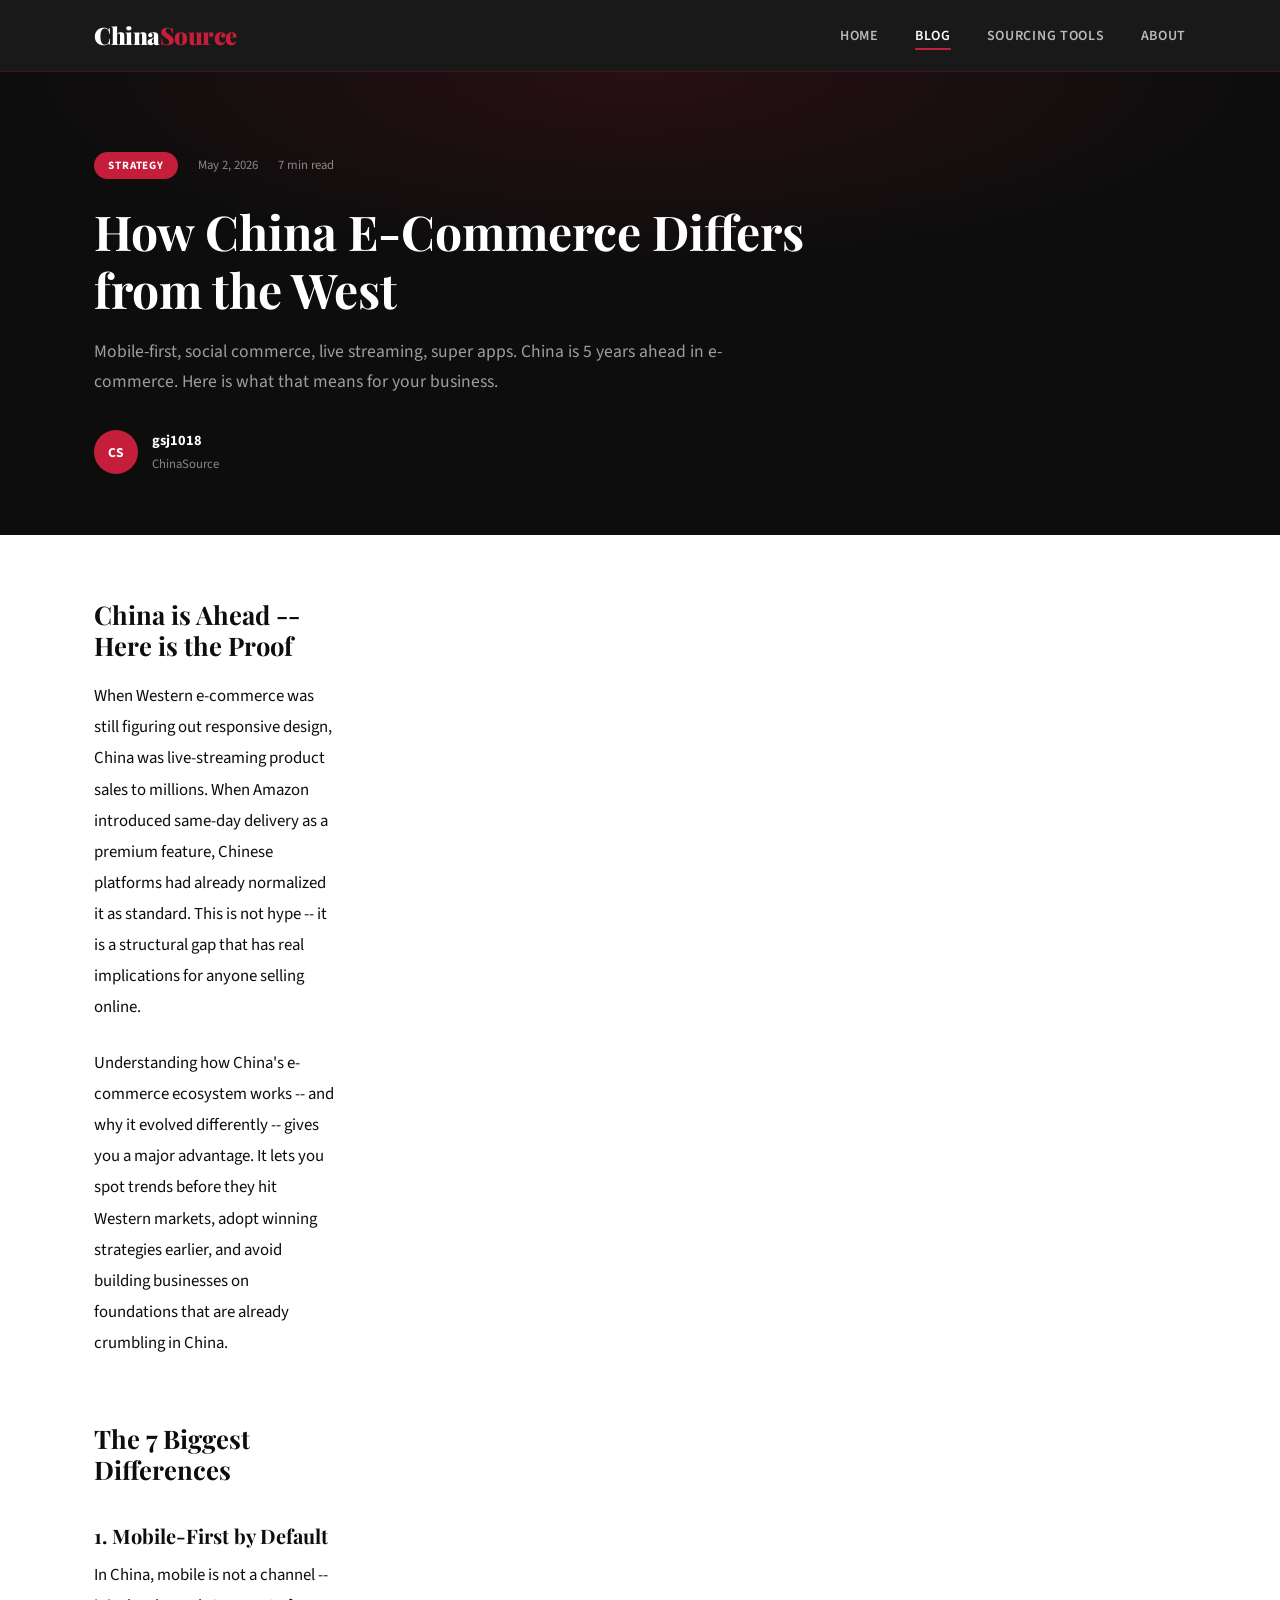
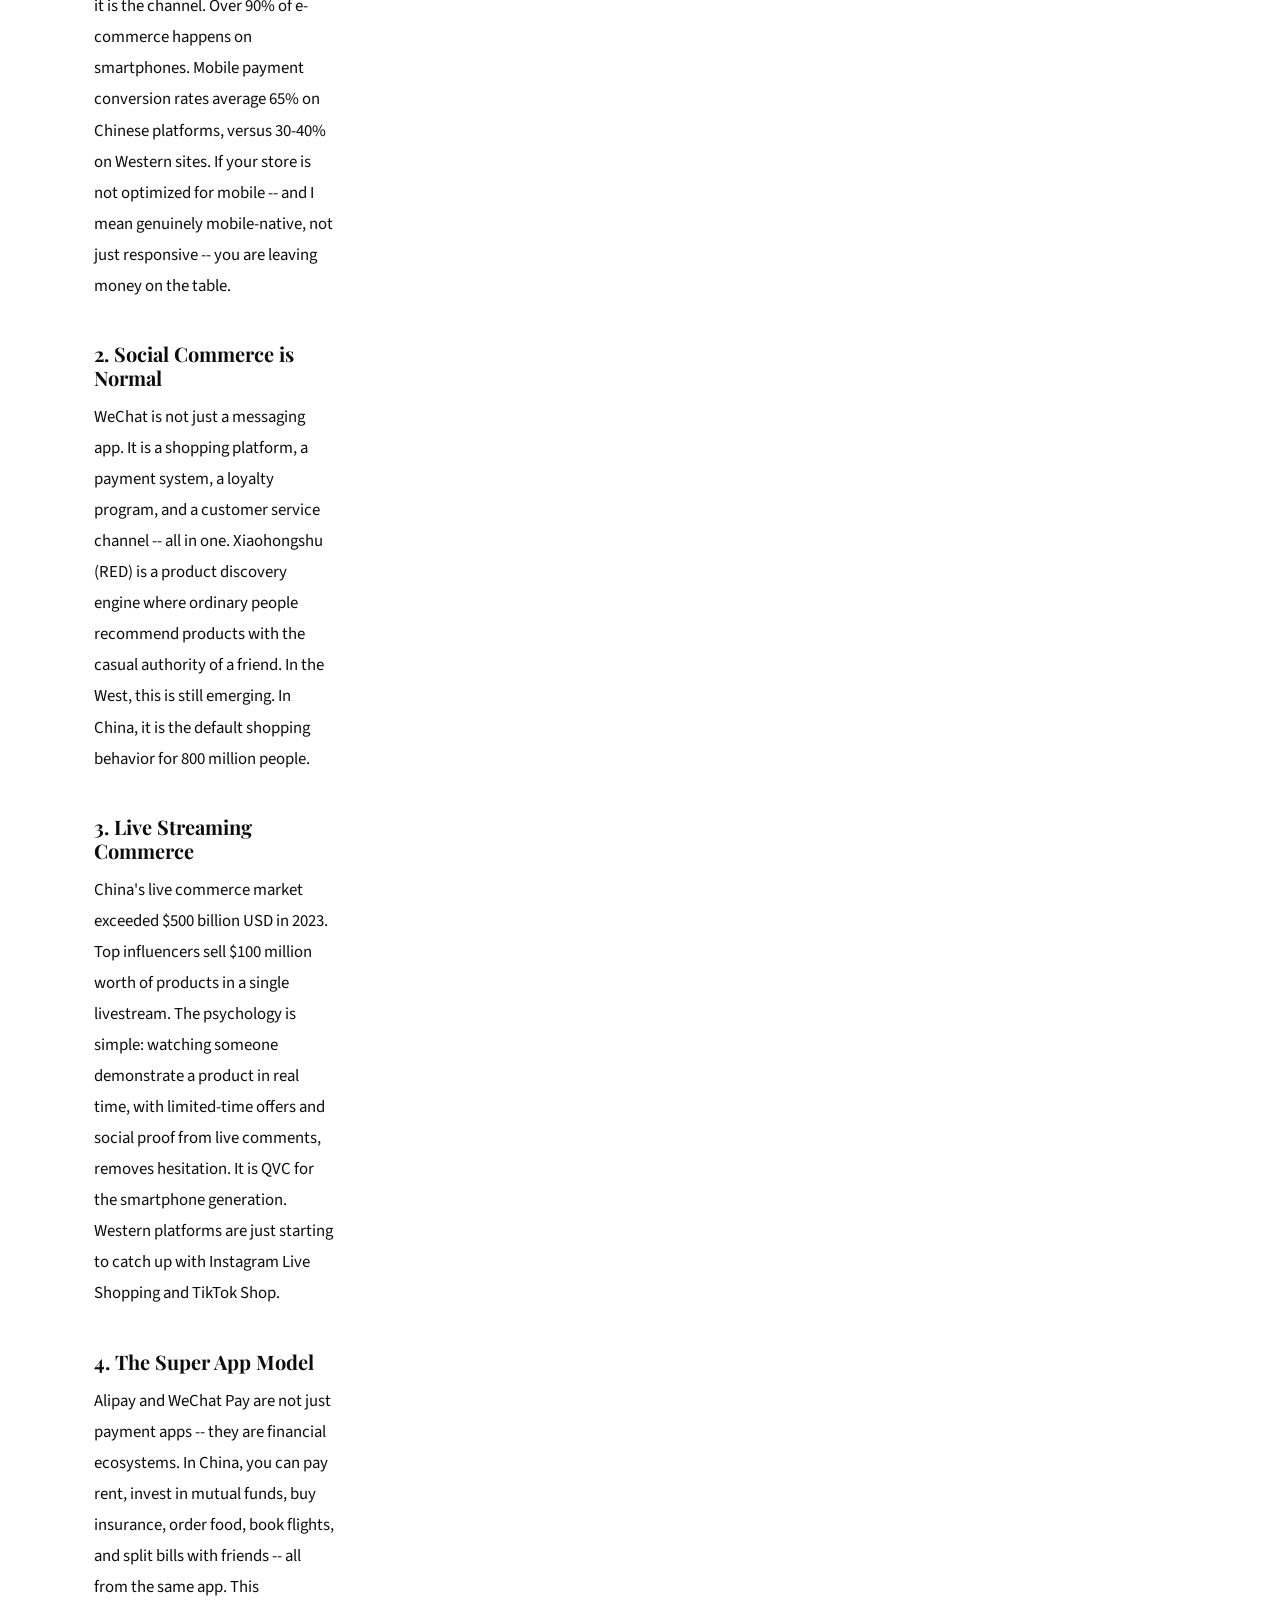
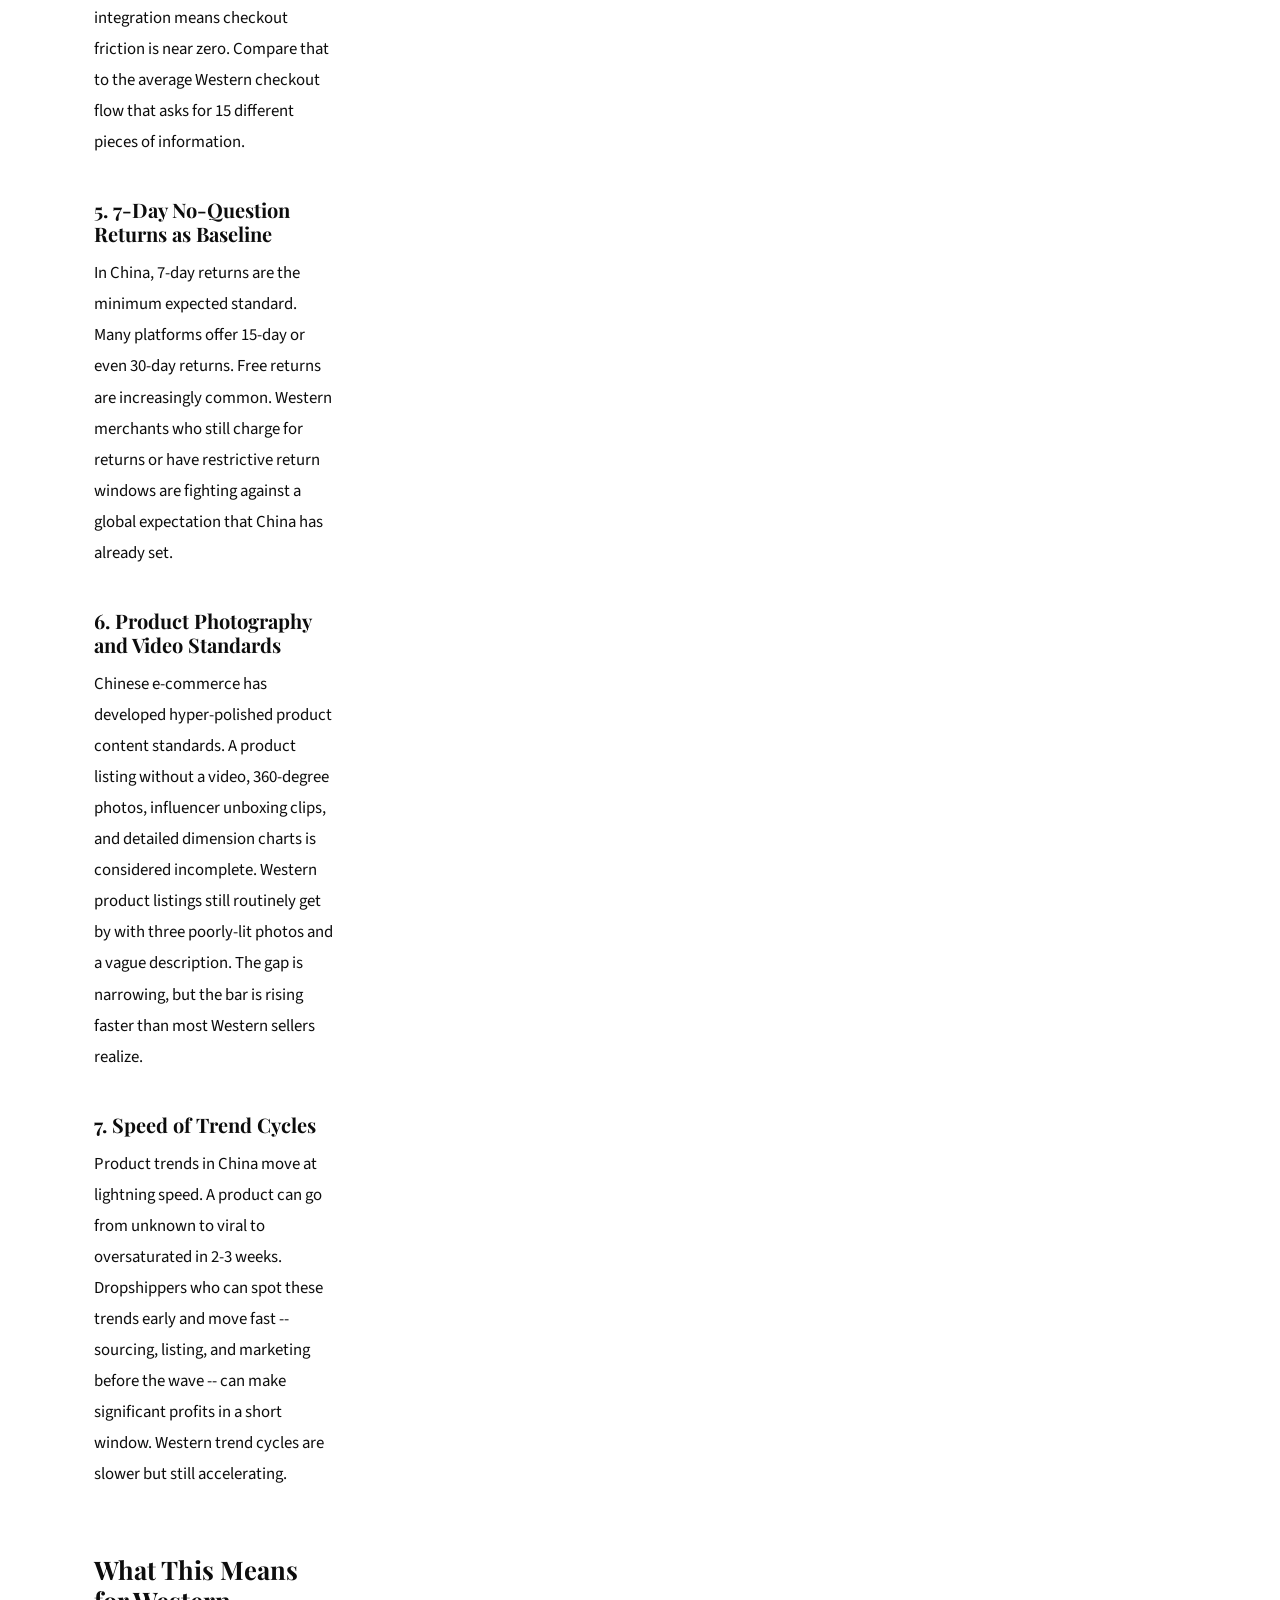
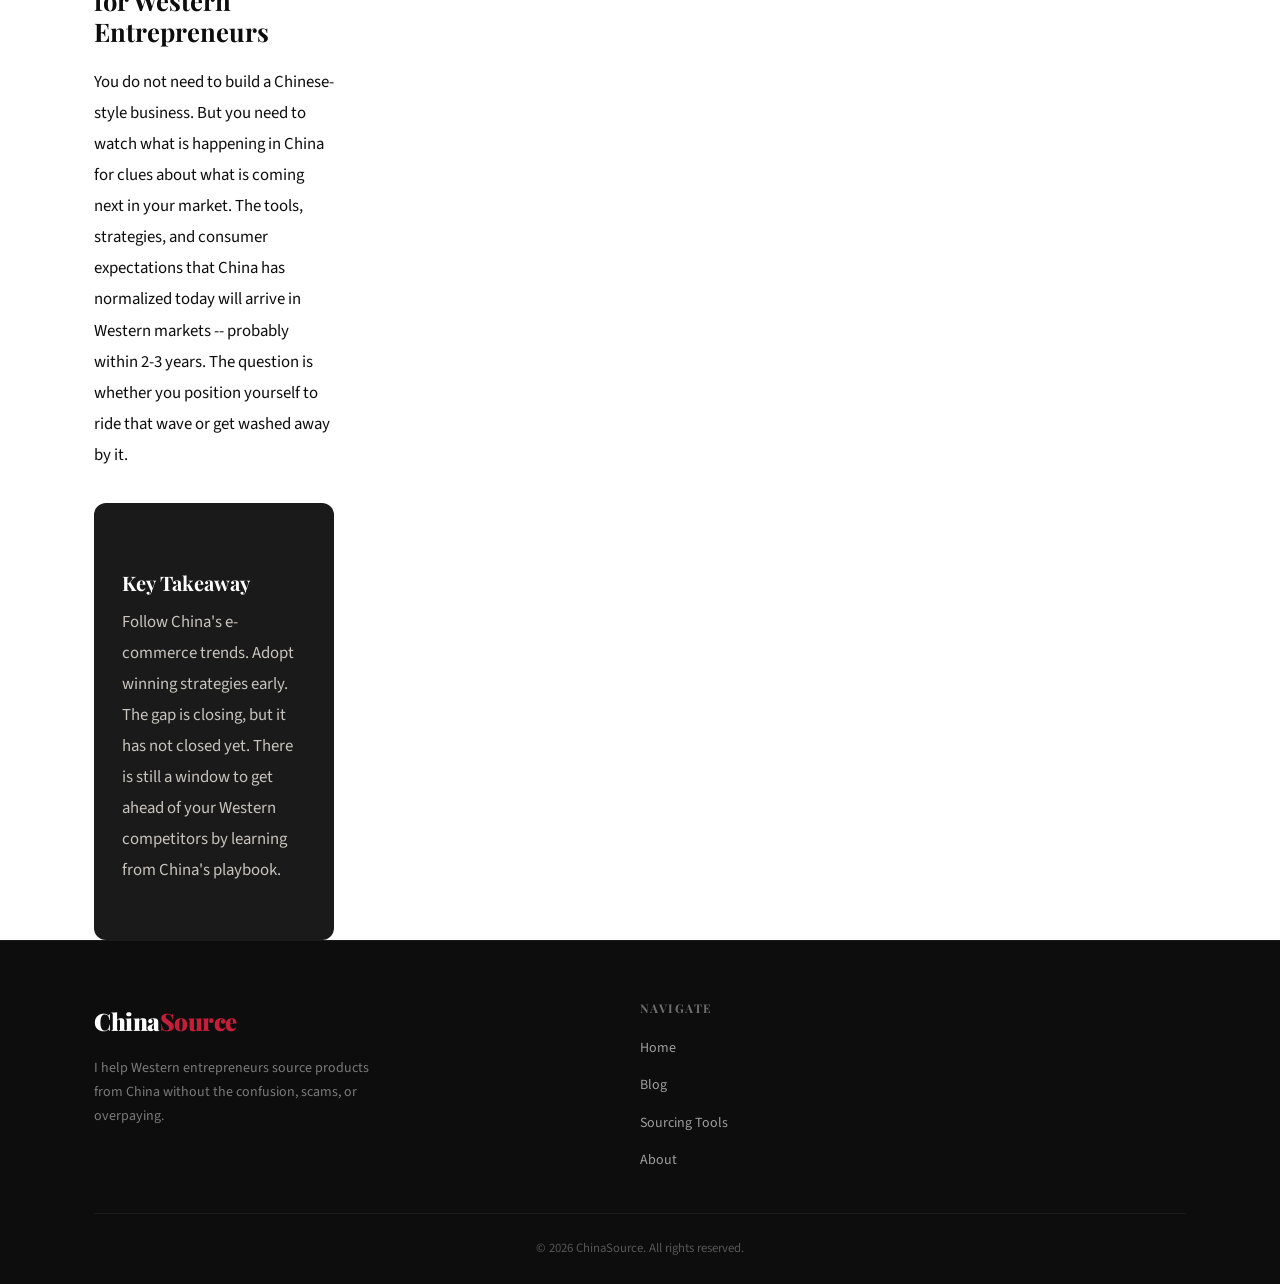
<file: blog/how-china-ecommerce-differs.html>
<!DOCTYPE html>
<html lang="en">
<head>
  <meta charset="UTF-8">
  <meta name="viewport" content="width=device-width, initial-scale=1.0">
  <title>How China E-Commerce Differs from the West -- ChinaSource</title>
  <meta name="description" content="Mobile-first, social commerce, live streaming, super apps. China is 5 years ahead in e-commerce. Here is what that means for you.">
  <link rel="preconnect" href="https://fonts.googleapis.com">
  <link href="https://fonts.googleapis.com/css2?family=Playfair+Display:wght@400;700;900&family=Source+Sans+3:wght@300;400;600&display=swap" rel="stylesheet">
  <link rel="stylesheet" href="../css/style.css">
</head>
<body>
  <nav class="navbar">
    <div class="nav-container">
      <a href="../index.html" class="logo">China<span class="logo-accent">Source</span></a>
      <button class="mobile-toggle" onclick="toggleMenu()" aria-label="Menu"><span></span><span></span><span></span></button>
      <ul class="nav-links" id="navLinks">
        <li><a href="../index.html">Home</a></li>
        <li><a href="../blog.html" class="active">Blog</a></li>
        <li><a href="../sourcing-tools.html">Sourcing Tools</a></li>
        <li><a href="../about.html">About</a></li>
      </ul>
    </div>
  </nav>

  <article class="article-page">
    <header class="article-header">
      <div class="container">
        <div class="article-meta-top"><span class="article-category">Strategy</span><span class="article-date">May 2, 2026</span><span class="article-read">7 min read</span></div>
        <h1 class="article-title">How China E-Commerce Differs from the West</h1>
        <p class="article-deck">Mobile-first, social commerce, live streaming, super apps. China is 5 years ahead in e-commerce. Here is what that means for your business.</p>
        <div class="article-author"><div class="author-avatar">CS</div><div class="author-info"><strong>gsj1018</strong><span>ChinaSource</span></div></div>
      </div>
    </header>
    <div class="container">
      <div class="article-layout">
        <div class="article-content">

          <h2>China is Ahead -- Here is the Proof</h2>
          <p>When Western e-commerce was still figuring out responsive design, China was live-streaming product sales to millions. When Amazon introduced same-day delivery as a premium feature, Chinese platforms had already normalized it as standard. This is not hype -- it is a structural gap that has real implications for anyone selling online.</p>
          <p>Understanding how China's e-commerce ecosystem works -- and why it evolved differently -- gives you a major advantage. It lets you spot trends before they hit Western markets, adopt winning strategies earlier, and avoid building businesses on foundations that are already crumbling in China.</p>

          <h2>The 7 Biggest Differences</h2>

          <h3>1. Mobile-First by Default</h3>
          <p>In China, mobile is not a channel -- it is the channel. Over 90% of e-commerce happens on smartphones. Mobile payment conversion rates average 65% on Chinese platforms, versus 30-40% on Western sites. If your store is not optimized for mobile -- and I mean genuinely mobile-native, not just responsive -- you are leaving money on the table.</p>

          <h3>2. Social Commerce is Normal</h3>
          <p>WeChat is not just a messaging app. It is a shopping platform, a payment system, a loyalty program, and a customer service channel -- all in one. Xiaohongshu (RED) is a product discovery engine where ordinary people recommend products with the casual authority of a friend. In the West, this is still emerging. In China, it is the default shopping behavior for 800 million people.</p>

          <h3>3. Live Streaming Commerce</h3>
          <p>China's live commerce market exceeded $500 billion USD in 2023. Top influencers sell $100 million worth of products in a single livestream. The psychology is simple: watching someone demonstrate a product in real time, with limited-time offers and social proof from live comments, removes hesitation. It is QVC for the smartphone generation. Western platforms are just starting to catch up with Instagram Live Shopping and TikTok Shop.</p>

          <h3>4. The Super App Model</h3>
          <p>Alipay and WeChat Pay are not just payment apps -- they are financial ecosystems. In China, you can pay rent, invest in mutual funds, buy insurance, order food, book flights, and split bills with friends -- all from the same app. This integration means checkout friction is near zero. Compare that to the average Western checkout flow that asks for 15 different pieces of information.</p>

          <h3>5. 7-Day No-Question Returns as Baseline</h3>
          <p>In China, 7-day returns are the minimum expected standard. Many platforms offer 15-day or even 30-day returns. Free returns are increasingly common. Western merchants who still charge for returns or have restrictive return windows are fighting against a global expectation that China has already set.</p>

          <h3>6. Product Photography and Video Standards</h3>
          <p>Chinese e-commerce has developed hyper-polished product content standards. A product listing without a video, 360-degree photos, influencer unboxing clips, and detailed dimension charts is considered incomplete. Western product listings still routinely get by with three poorly-lit photos and a vague description. The gap is narrowing, but the bar is rising faster than most Western sellers realize.</p>

          <h3>7. Speed of Trend Cycles</h3>
          <p>Product trends in China move at lightning speed. A product can go from unknown to viral to oversaturated in 2-3 weeks. Dropshippers who can spot these trends early and move fast -- sourcing, listing, and marketing before the wave -- can make significant profits in a short window. Western trend cycles are slower but still accelerating.</p>

          <h2>What This Means for Western Entrepreneurs</h2>
          <p>You do not need to build a Chinese-style business. But you need to watch what is happening in China for clues about what is coming next in your market. The tools, strategies, and consumer expectations that China has normalized today will arrive in Western markets -- probably within 2-3 years. The question is whether you position yourself to ride that wave or get washed away by it.</p>

          <div style="background:var(--dark-2);color:white;padding:28px;border-radius:12px;margin-top:32px;">
            <h3 style="color:white;margin-bottom:12px;">Key Takeaway</h3>
            <p style="color:var(--gray-2);">Follow China's e-commerce trends. Adopt winning strategies early. The gap is closing, but it has not closed yet. There is still a window to get ahead of your Western competitors by learning from China's playbook.</p>
          </div>
        </div>
      </div>
    </div>
  </article>
  
  <footer class="footer">
    <div class="container">
      <div class="footer-grid">
        <div class="footer-brand">
          <div class="logo">China<span class="logo-accent">Source</span></div>
          <p>I help Western entrepreneurs source products from China without the confusion, scams, or overpaying.</p>
        </div>
        <div class="footer-links"><h4>Navigate</h4><ul><li><a href="../index.html">Home</a></li><li><a href="../blog.html">Blog</a></li><li><a href="../sourcing-tools.html">Sourcing Tools</a></li><li><a href="../about.html">About</a></li></ul></div>
      </div>
      <div class="footer-bottom"><p>&copy; 2026 ChinaSource. All rights reserved.</p></div>
    </div>
  </footer>
  <script src="../js/main.js"></script>
</body>
</html>
</file>
<file: css/style.css>
/* InsideChina - Main Stylesheet */
:root {
  --red: #C41E3A; --red-dark: #8B0000; --red-light: #E8384F;
  --gold: #D4A843; --gold-dark: #B8860B;
  --dark: #0D0D0D; --dark-2: #1A1A1A; --dark-3: #2A2A2A;
  --white: #FFFFFF; --off-white: #F8F5F0;
  --gray-1: #E8E4DF; --gray-2: #C8C4BF; --gray-3: #8A8680; --gray-4: #4A4642;
  --font-head: 'Playfair Display', Georgia, serif;
  --font-body: 'Source Sans 3', 'Helvetica Neue', sans-serif;
  --shadow-sm: 0 2px 8px rgba(0,0,0,0.08);
  --shadow-md: 0 4px 24px rgba(0,0,0,0.12);
  --shadow-lg: 0 8px 48px rgba(0,0,0,0.18);
  --shadow-red: 0 4px 24px rgba(196,30,58,0.25);
  --radius-sm: 4px; --radius-md: 8px; --radius-lg: 16px;
  --max-w: 1140px; --nav-h: 72px;
}
*,*::before,*::after{box-sizing:border-box;margin:0;padding:0}
html{scroll-behavior:smooth}
body{font-family:var(--font-body);color:var(--dark);background:var(--white);line-height:1.7;-webkit-font-smoothing:antialiased;overflow-x:hidden}
a{color:inherit;text-decoration:none}
img{max-width:100%;height:auto;display:block}
ul{list-style:none}
h1,h2,h3,h4{font-family:var(--font-head);line-height:1.2;font-weight:700}
.section-title{font-size:clamp(1.8rem,4vw,2.6rem);color:var(--dark);margin-bottom:.3em}
.section-tag{display:inline-block;font-size:.75rem;font-weight:600;letter-spacing:.15em;text-transform:uppercase;color:var(--red);margin-bottom:.5em}
.section-header{margin-bottom:3rem}
.container{max-width:var(--max-w);margin:0 auto;padding:0 24px}
.section{padding:80px 0}
.text-center{text-align:center}
.mt-4{margin-top:2.5rem}
.btn{display:inline-flex;align-items:center;justify-content:center;gap:8px;padding:12px 28px;font-family:var(--font-body);font-size:.9rem;font-weight:600;letter-spacing:.03em;border-radius:var(--radius-sm);cursor:pointer;transition:all .25s ease;border:2px solid transparent;white-space:nowrap}
.btn-primary{background:var(--red);color:var(--white);border-color:var(--red)}
.btn-primary:hover{background:var(--red-dark);border-color:var(--red-dark);box-shadow:var(--shadow-red);transform:translateY(-2px)}
.btn-outline{background:transparent;color:var(--white);border-color:rgba(255,255,255,.5)}
.btn-outline:hover{border-color:var(--white);background:rgba(255,255,255,.1)}
.navbar{position:fixed;top:0;left:0;right:0;height:var(--nav-h);background:rgba(13,13,13,.95);backdrop-filter:blur(12px);-webkit-backdrop-filter:blur(12px);border-bottom:1px solid rgba(196,30,58,.2);z-index:1000}
.nav-container{max-width:var(--max-w);margin:0 auto;padding:0 24px;height:100%;display:flex;align-items:center;justify-content:space-between}
.logo{font-family:var(--font-head);font-size:1.5rem;font-weight:900;color:var(--white);letter-spacing:-.02em}
.logo-accent{color:var(--red)}
.nav-links{display:flex;gap:36px;align-items:center}
.nav-links a{font-size:.875rem;font-weight:600;letter-spacing:.05em;text-transform:uppercase;color:rgba(255,255,255,.7);transition:color .2s;position:relative}
.nav-links a:hover,.nav-links a.active{color:var(--white)}
.nav-links a.active::after{content:'';position:absolute;bottom:-4px;left:0;right:0;height:2px;background:var(--red);border-radius:2px}
.mobile-toggle{display:none;flex-direction:column;gap:5px;background:none;border:none;cursor:pointer;padding:8px}
.mobile-toggle span{display:block;width:24px;height:2px;background:var(--white);border-radius:2px;transition:all .3s}
.hero{min-height:100vh;display:flex;align-items:center;position:relative;overflow:hidden;background:var(--dark);padding-top:var(--nav-h)}
.hero-bg{position:absolute;inset:0;background:radial-gradient(ellipse 60% 50% at 70% 50%,rgba(196,30,58,.15) 0%,transparent 70%),radial-gradient(ellipse 40% 60% at 20% 80%,rgba(212,168,67,.08) 0%,transparent 60%),linear-gradient(180deg,#0D0D0D 0%,#1A0A0E 100%)}
.hero-bg::before{content:'';position:absolute;top:-20%;right:-10%;width:60%;height:140%;background:linear-gradient(135deg,transparent 40%,rgba(196,30,58,.06) 50%,transparent 60%);transform:skewX(-15deg)}
.hero-content{position:relative;z-index:2;max-width:var(--max-w);margin:0 auto;padding:60px 24px;width:100%}
.hero-badge{display:inline-block;background:rgba(196,30,58,.15);border:1px solid rgba(196,30,58,.3);color:var(--red-light);font-size:.75rem;font-weight:600;letter-spacing:.1em;text-transform:uppercase;padding:6px 16px;border-radius:50px;margin-bottom:2rem}
.hero-title{font-family:var(--font-head);font-size:clamp(2.4rem,6vw,4.2rem);font-weight:900;color:var(--white);line-height:1.1;margin-bottom:1.5rem;max-width:700px;animation:fadeUp .8s ease both}
.hero-highlight{background:linear-gradient(90deg,var(--red) 0%,var(--red-light) 100%);-webkit-background-clip:text;-webkit-text-fill-color:transparent;background-clip:text}
.hero-sub{font-size:clamp(1rem,2vw,1.2rem);color:rgba(255,255,255,.65);max-width:560px;margin-bottom:2.5rem;line-height:1.8;animation:fadeUp .8s .15s ease both}
.hero-actions{display:flex;gap:16px;flex-wrap:wrap;margin-bottom:3.5rem;animation:fadeUp .8s .3s ease both}
.hero-stats{display:flex;gap:48px;flex-wrap:wrap;animation:fadeUp .8s .45s ease both}
.stat{display:flex;flex-direction:column}
.stat-num{font-family:var(--font-head);font-size:2.2rem;font-weight:900;color:var(--red);line-height:1}
.stat-label{font-size:.75rem;color:rgba(255,255,255,.4);text-transform:uppercase;letter-spacing:.08em;margin-top:4px}
.hero-decor{position:absolute;right:-40px;bottom:-20px;font-size:20rem;opacity:.03;pointer-events:none;user-select:none;line-height:1}
.page-hero{background:var(--dark);padding:140px 0 60px;text-align:center;position:relative;overflow:hidden}
.page-hero::before{content:'';position:absolute;inset:0;background:radial-gradient(ellipse 80% 50% at 50% 0%,rgba(196,30,58,.12) 0%,transparent 70%)}
.page-hero h1{font-size:clamp(2rem,5vw,3.5rem);color:var(--white);margin-bottom:1rem;position:relative}
.page-hero p{font-size:1.1rem;color:rgba(255,255,255,.6);max-width:520px;margin:0 auto;position:relative}
.article-grid{display:grid;grid-template-columns:repeat(auto-fill,minmax(300px,1fr));gap:32px}
.article-card{background:var(--white);border-radius:var(--radius-md);overflow:hidden;border:1px solid var(--gray-1);transition:all .3s ease;display:flex;flex-direction:column}
.article-card:hover{transform:translateY(-6px);box-shadow:var(--shadow-lg);border-color:transparent}
.article-card.featured-card{grid-column:1/-1;display:grid;grid-template-columns:1fr 1fr}
.featured-card .card-img{min-height:320px}
.featured-card .card-body{padding:40px;display:flex;flex-direction:column;justify-content:center}
.featured-card h3{font-size:1.6rem}
.card-img{height:200px;position:relative;overflow:hidden;flex-shrink:0}
.card-img::after{content:'';position:absolute;inset:0;background:linear-gradient(180deg,transparent 50%,rgba(0,0,0,.4) 100%)}
.card-category{position:absolute;top:16px;left:16px;background:var(--red);color:white;font-size:.7rem;font-weight:700;letter-spacing:.1em;text-transform:uppercase;padding:4px 12px;border-radius:50px;z-index:1}
.card-body{padding:24px;flex:1;display:flex;flex-direction:column}
.card-meta{font-size:.75rem;color:var(--gray-3);margin-bottom:.8rem}
.card-body h3{font-size:1.1rem;margin-bottom:.8rem;line-height:1.4}
.card-body h3 a:hover{color:var(--red)}
.card-body p{font-size:.9rem;color:var(--gray-4);flex:1;margin-bottom:1.2rem}
.read-more{font-size:.85rem;font-weight:600;color:var(--red);transition:gap .2s;display:inline-flex;align-items:center;gap:6px}
.read-more:hover{gap:12px;color:var(--red-dark)}
.filter-bar{display:flex;gap:10px;flex-wrap:wrap;margin-bottom:2.5rem;padding-bottom:1.5rem;border-bottom:1px solid var(--gray-1)}
.filter-btn{padding:8px 20px;border:1px solid var(--gray-2);background:transparent;border-radius:50px;font-size:.85rem;font-weight:600;cursor:pointer;transition:all .2s;color:var(--gray-3)}
.filter-btn:hover{border-color:var(--red);color:var(--red)}
.filter-btn.active{background:var(--red);border-color:var(--red);color:var(--white)}
.value-props{background:var(--off-white)}
.props-grid{display:grid;grid-template-columns:repeat(auto-fit,minmax(260px,1fr));gap:32px}
.prop-card{padding:40px 32px;background:var(--white);border-radius:var(--radius-md);border:1px solid var(--gray-1);transition:all .3s}
.prop-card:hover{transform:translateY(-4px);box-shadow:var(--shadow-md)}
.prop-icon{font-size:2.5rem;margin-bottom:1.2rem}
.prop-card h3{font-size:1.2rem;margin-bottom:.8rem}
.prop-card p{font-size:.9rem;color:var(--gray-4)}
.newsletter,.newsletter.dark{background:var(--dark-2)}
.newsletter-box{display:grid;grid-template-columns:1fr 1fr;gap:64px;align-items:center;max-width:900px;margin:0 auto}
.newsletter-text h2{font-size:clamp(1.5rem,3vw,2.2rem);color:var(--white);margin-bottom:1rem}
.newsletter-text p{color:rgba(255,255,255,.6);font-size:.95rem}
.newsletter-benefits{margin-top:1.5rem;display:flex;flex-direction:column;gap:10px}
.newsletter-benefits li{font-size:.9rem;color:rgba(255,255,255,.75);display:flex;align-items:center;gap:10px}
.newsletter-form{display:flex;flex-direction:column;gap:12px}
.newsletter-form input{width:100%;padding:14px 18px;background:rgba(255,255,255,.08);border:1px solid rgba(255,255,255,.15);border-radius:var(--radius-sm);color:var(--white);font-family:var(--font-body);font-size:.95rem;outline:none;transition:border-color .2s}
.newsletter-form input::placeholder{color:rgba(255,255,255,.35)}
.newsletter-form input:focus{border-color:var(--red)}
.form-note{font-size:.75rem;color:rgba(255,255,255,.35);margin-top:8px}
.form-success{background:rgba(76,175,80,.15);border:1px solid rgba(76,175,80,.3);color:#81C784;padding:14px 18px;border-radius:var(--radius-sm);font-size:.9rem;margin-top:8px}
.article-page{padding-top:var(--nav-h)}
.article-header{background:var(--dark);padding:80px 0 60px;position:relative;overflow:hidden}
.article-header::before{content:'';position:absolute;inset:0;background:radial-gradient(ellipse 70% 60% at 50% 0%,rgba(196,30,58,.15) 0%,transparent 70%)}
.article-header .container{position:relative}
.article-meta-top{display:flex;gap:20px;align-items:center;margin-bottom:1.5rem;font-size:.8rem;color:rgba(255,255,255,.5)}
.article-category{background:var(--red);color:white;padding:4px 14px;border-radius:50px;font-size:.7rem;font-weight:700;letter-spacing:.08em;text-transform:uppercase}
.article-title{font-size:clamp(1.8rem,4vw,3rem);color:var(--white);max-width:720px;margin-bottom:1.2rem}
.article-deck{font-size:1.1rem;color:rgba(255,255,255,.6);max-width:640px;line-height:1.7;margin-bottom:2rem}
.article-author{display:flex;align-items:center;gap:14px}
.author-avatar{width:44px;height:44px;background:var(--red);border-radius:50%;display:flex;align-items:center;justify-content:center;font-weight:700;color:white;font-size:.85rem}
.author-info{display:flex;flex-direction:column}
.author-info strong{color:var(--white);font-size:.9rem}
.author-info span{color:rgba(255,255,255,.5);font-size:.8rem}
.article-body{padding:60px 0}
.article-layout{display:grid;grid-template-columns:240px 1fr;gap:60px;max-width:1000px}
.article-sidebar{position:sticky;top:calc(var(--nav-h) + 24px);align-self:start}
.toc{background:var(--off-white);border-radius:var(--radius-md);padding:24px;border:1px solid var(--gray-1)}
.toc h4{font-size:.7rem;text-transform:uppercase;letter-spacing:.12em;color:var(--gray-3);margin-bottom:1rem}
.toc ul{display:flex;flex-direction:column;gap:8px}
.toc a{font-size:.875rem;color:var(--gray-4);transition:color .2s;display:block;padding:2px 0;border-left:2px solid transparent;padding-left:10px}
.toc a:hover{color:var(--red);border-left-color:var(--red)}
.article-content{max-width:700px}
.article-content p{margin-bottom:1.5em;font-size:1.05rem;color:var(--dark);line-height:1.85}
.article-content p.lead{font-size:1.2rem;color:var(--dark-2);font-weight:300;border-left:3px solid var(--red);padding-left:20px}
.article-content h2{font-size:1.6rem;margin:2.5em 0 .8em;color:var(--dark)}
.article-content h3{font-size:1.25rem;margin:2em 0 .6em}
.article-content blockquote{background:var(--off-white);border-left:4px solid var(--red);margin:2em 0;padding:24px 28px;border-radius:0 var(--radius-md) var(--radius-md) 0}
.article-content blockquote p{margin-bottom:0;font-style:italic;color:var(--dark-2)}
.article-content ul,.article-content ol{margin:1.5em 0 1.5em 1.5em}
.article-content li{margin-bottom:.6em;font-size:1.02rem;list-style:disc}
.article-content ol li{list-style:decimal}
.article-content strong{font-weight:600;color:var(--dark)}
.article-cta{background:linear-gradient(135deg,var(--red) 0%,var(--red-dark) 100%);border-radius:var(--radius-md);padding:40px;text-align:center;margin-top:3em;color:white}
.article-cta h3{font-size:1.4rem;margin-bottom:.8rem;color:white}
.article-cta p{color:rgba(255,255,255,.85);margin-bottom:1.5rem;font-size:.95rem}
.products-grid{display:grid;grid-template-columns:repeat(auto-fit,minmax(300px,1fr));gap:32px;margin-bottom:80px}
.product-card{background:var(--white);border:1px solid var(--gray-1);border-radius:var(--radius-lg);padding:40px 32px;position:relative;transition:all .3s;display:flex;flex-direction:column}
.product-card:hover{transform:translateY(-6px);box-shadow:var(--shadow-lg);border-color:transparent}
.product-badge{position:absolute;top:-12px;left:50%;transform:translateX(-50%);background:var(--red);color:white;font-size:.7rem;font-weight:700;letter-spacing:.08em;text-transform:uppercase;padding:4px 16px;border-radius:50px}
.product-icon{font-size:3rem;margin-bottom:1.2rem}
.product-title{font-size:1.3rem;margin-bottom:1rem}
.product-desc{font-size:.9rem;color:var(--gray-4);margin-bottom:1.5rem;line-height:1.7}
.product-features{display:flex;flex-direction:column;gap:8px;margin-bottom:2rem;flex:1}
.product-features span{font-size:.875rem;color:var(--gray-4);display:flex;gap:8px}
.product-footer{display:flex;align-items:center;justify-content:space-between;gap:16px}
.product-price{font-family:var(--font-head);font-size:2rem;font-weight:700;color:var(--dark)}
.price-note{font-size:.85rem;font-family:var(--font-body);font-weight:400;color:var(--gray-3)}
.product-card .btn{flex-shrink:0}
.faq-section{max-width:720px;margin:0 auto}
.faq-list{display:flex;flex-direction:column;gap:20px;margin-top:2.5rem}
.faq-item{padding:24px 28px;background:var(--off-white);border-radius:var(--radius-md);border:1px solid var(--gray-1)}
.faq-item h3{font-size:1rem;margin-bottom:.6rem}
.faq-item p{font-size:.9rem;color:var(--gray-4)}
.about-layout{display:grid;grid-template-columns:280px 1fr;gap:80px;max-width:900px;margin:0 auto;align-items:start}
.about-image{text-align:center;position:sticky;top:calc(var(--nav-h) + 24px)}
.about-avatar{width:160px;height:160px;background:linear-gradient(135deg,var(--red) 0%,var(--red-dark) 100%);border-radius:50%;display:flex;align-items:center;justify-content:center;font-family:var(--font-head);font-size:3.5rem;font-weight:900;color:white;margin:0 auto 1.5rem;box-shadow:var(--shadow-red)}
.about-social{display:flex;gap:12px;justify-content:center}
.about-social a{font-size:.8rem;font-weight:600;color:var(--red);padding:6px 14px;border:1px solid var(--red);border-radius:50px;transition:all .2s}
.about-social a:hover{background:var(--red);color:white}
.about-content h2{font-size:2rem;margin-bottom:1.5rem}
.about-content h3{font-size:1.2rem;margin:2em 0 .8em}
.about-content p{font-size:1rem;color:var(--gray-4);margin-bottom:1.2em;line-height:1.8}
.about-content ul{margin:1em 0 1.5em}
.about-content li{font-size:.95rem;color:var(--gray-4);margin-bottom:.6em;padding-left:1.2em;position:relative;list-style:none}
.about-content li::before{content:'\2022';color:var(--red);position:absolute;left:0;font-weight:bold}
.about-content a{color:var(--red);font-weight:600}
.about-content a:hover{text-decoration:underline}
.footer{background:var(--dark);border-top:1px solid rgba(255,255,255,.06)}
.footer-grid{display:grid;grid-template-columns:2fr 1fr 1fr;gap:48px;padding:60px 0 40px}
.footer-brand .logo{margin-bottom:1rem}
.footer-brand p{font-size:.875rem;color:rgba(255,255,255,.45);max-width:300px;line-height:1.7}
.social-links{display:flex;gap:16px;margin-top:1.5rem}
.social-links a{font-size:.8rem;font-weight:600;color:rgba(255,255,255,.5);transition:color .2s}
.social-links a:hover{color:var(--red)}
.footer-links h4{font-size:.75rem;text-transform:uppercase;letter-spacing:.12em;color:rgba(255,255,255,.4);margin-bottom:1.2rem}
.footer-links ul{display:flex;flex-direction:column;gap:10px}
.footer-links a{font-size:.875rem;color:rgba(255,255,255,.6);transition:color .2s}
.footer-links a:hover{color:var(--white)}
.footer-bottom{padding:24px 0;border-top:1px solid rgba(255,255,255,.06);text-align:center}
.footer-bottom p{font-size:.8rem;color:rgba(255,255,255,.3)}
@keyframes fadeUp{from{opacity:0;transform:translateY(24px)}to{opacity:1;transform:translateY(0)}}
.article-card{animation:fadeUp .6s ease both}
.article-grid .article-card:nth-child(2){animation-delay:.1s}
.article-grid .article-card:nth-child(3){animation-delay:.2s}
.article-grid .article-card:nth-child(4){animation-delay:.3s}
.article-grid .article-card:nth-child(5){animation-delay:.4s}
.article-grid .article-card:nth-child(6){animation-delay:.5s}
@media(max-width:900px){
.article-layout{grid-template-columns:1fr}
.article-sidebar{position:static}
.about-layout{grid-template-columns:1fr}
.about-image{position:static}
.newsletter-box{grid-template-columns:1fr;gap:32px}
.footer-grid{grid-template-columns:1fr 1fr}
.featured-card{grid-template-columns:1fr}
}
@media(max-width:768px){
.nav-links{display:none;position:fixed;top:var(--nav-h);left:0;right:0;background:rgba(13,13,13,.97);backdrop-filter:blur(12px);flex-direction:column;gap:0;padding:16px 0;border-top:1px solid rgba(196,30,58,.2)}
.nav-links.open{display:flex}
.nav-links li{width:100%}
.nav-links a{display:block;padding:16px 24px;border-bottom:1px solid rgba(255,255,255,.05)}
.mobile-toggle{display:flex}
.hero-stats{gap:28px}
.hero-actions{flex-direction:column;align-items:flex-start}
.article-grid{grid-template-columns:1fr}
.footer-grid{grid-template-columns:1fr;gap:32px}
.section{padding:60px 0}
.products-grid{grid-template-columns:1fr}
}
</file>
